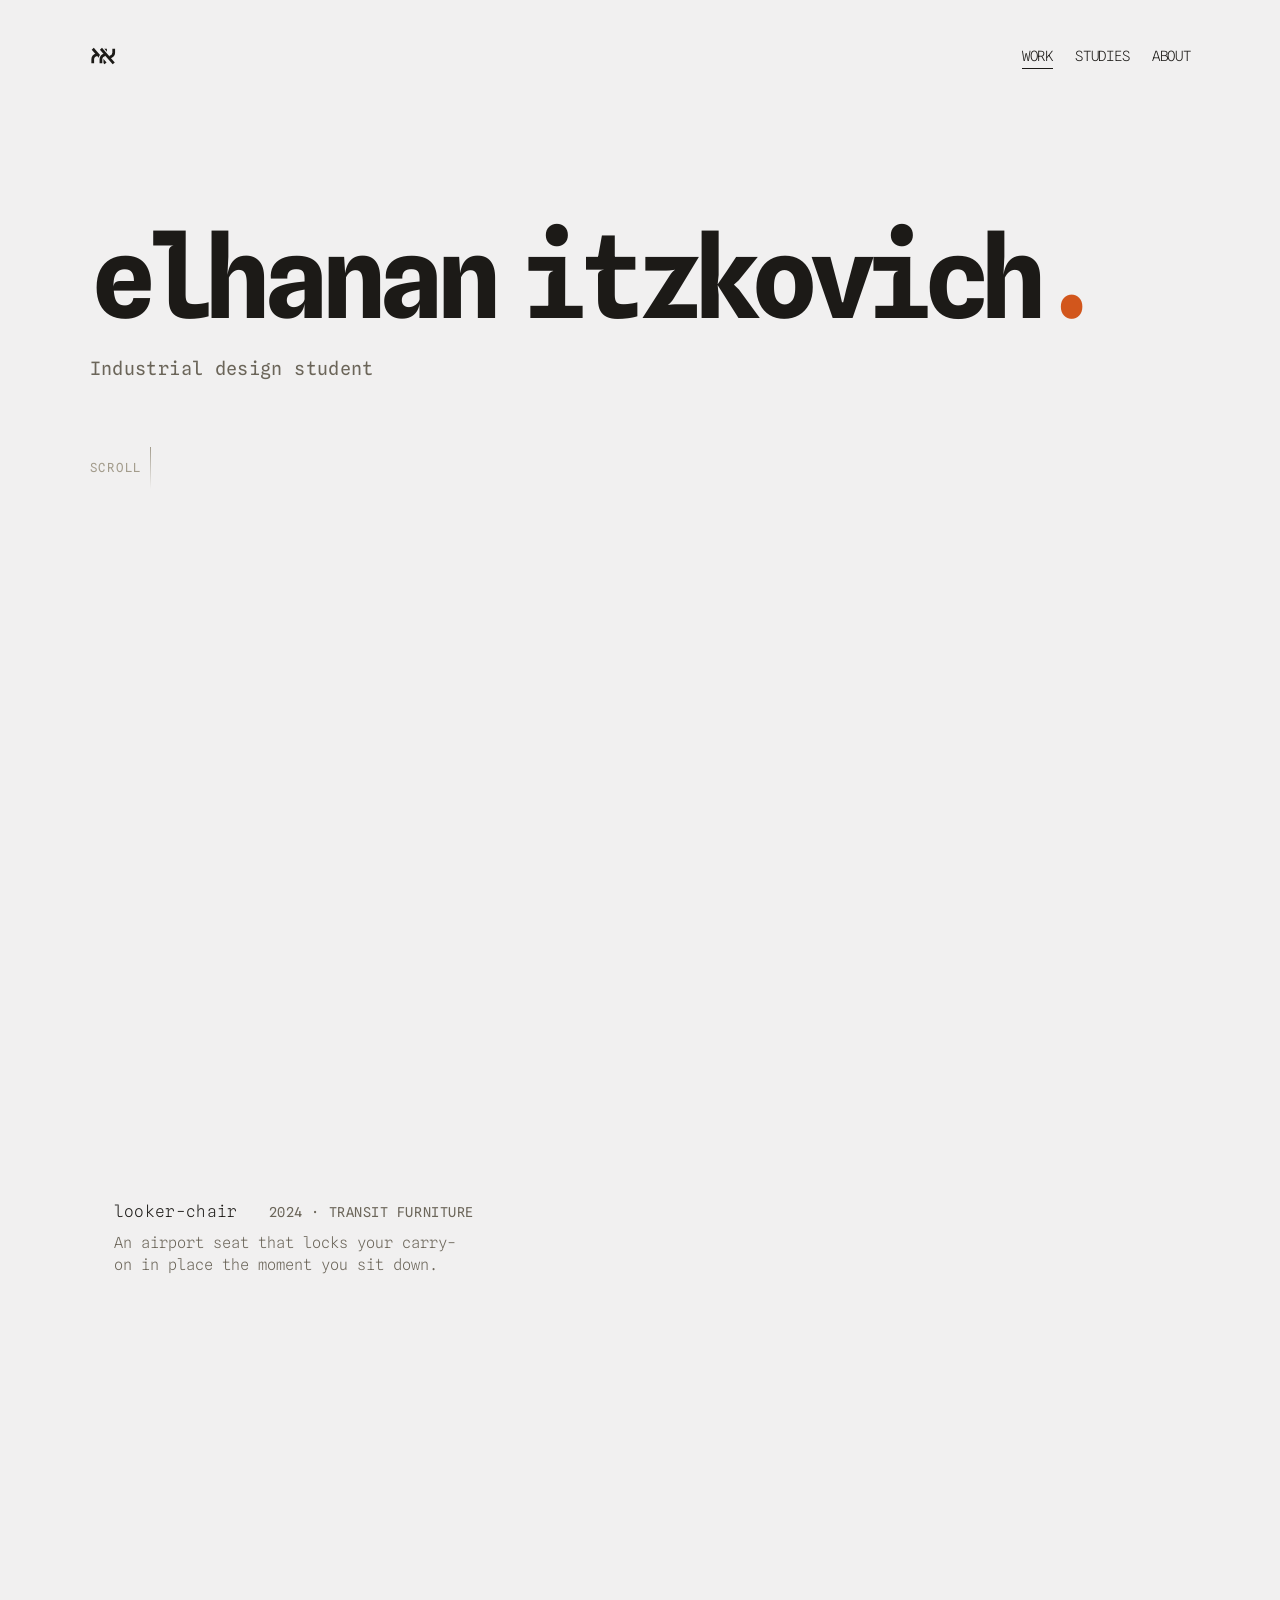
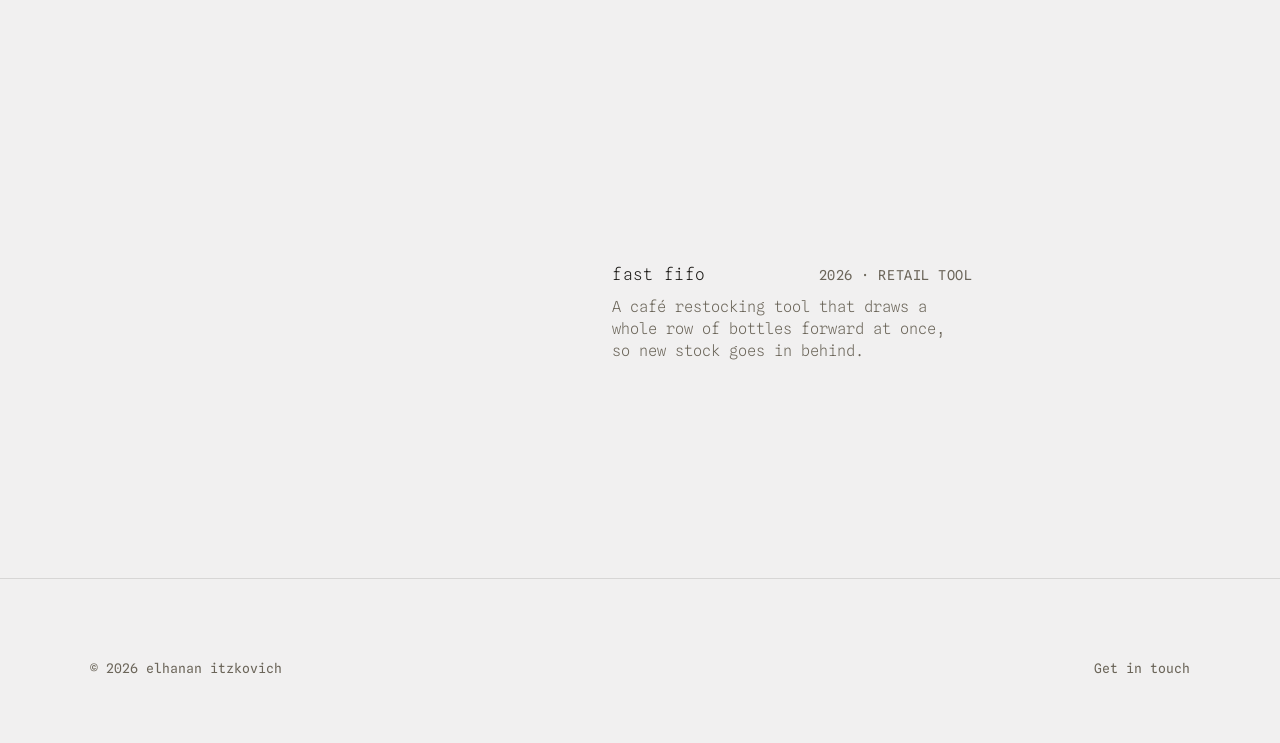
<file: index.html>
<!doctype html>
<html lang="en">
<head>
  <meta charset="utf-8" />
  <meta name="viewport" content="width=device-width, initial-scale=1" />
  <title>elhanan itzkovich — Industrial design</title>
  <meta name="description" content="Portfolio of elhanan itzkovich, industrial design student." />
  <link rel="stylesheet" href="style.css" />
</head>
<body data-page="home">

  <nav class="site-nav" aria-label="Primary">
    <a class="menu-logo" href="index.html" aria-label="elhanan itzkovich — home">
      <svg viewBox="10 6 114 86" aria-hidden="true" focusable="false">
        <g fill="none" stroke="var(--fg)" stroke-width="12">
          <path d="M22 18 L78 82"/>
          <path d="M78 18 L78 36 Q78 50 60 56"/>
          <path d="M22 82 L22 64 Q22 50 40 44"/>
        </g>
        <g fill="none" stroke="var(--bg)" stroke-width="22" transform="translate(36,0)">
          <path d="M22 18 L78 82"/>
          <path d="M78 18 L78 36 Q78 50 60 56"/>
          <path d="M22 82 L22 64 Q22 50 40 44"/>
        </g>
        <g fill="none" stroke="var(--fg)" stroke-width="12" transform="translate(36,0)">
          <path d="M22 18 L78 82"/>
          <path d="M78 18 L78 36 Q78 50 60 56"/>
          <path d="M22 82 L22 64 Q22 50 40 44"/>
        </g>
      </svg>
    </a>
    <div class="nav-controls">
      <!-- The ground the open menu reads against on a narrow screen,
           where a work's photo and its text run the full width and pass
           right under the words. It grows out of the dot, centred on the
           middle of the menu's own text, and runs off the corner. -->
      <span class="menu-disc" aria-hidden="true"></span>
      <div class="menu-row">
        <a href="index.html#work" data-nav="work">Work</a>
        <a href="studies.html" data-nav="studies">Studies</a>
        <a href="about.html" data-nav="about">About</a>
      </div>
      <button class="dot" aria-label="Open menu" type="button"></button>
    </div>
  </nav>

  <header class="hero">
    <h1 class="name">elhanan itzkovich.</h1>
    <p class="tagline">Industrial design student</p>
    <div class="scroll-cue">Scroll</div>
  </header>

  <main class="works-feed" id="work"></main>

  <footer class="site-footer">
    <span>&copy; <span id="year"></span> elhanan itzkovich</span>
    <a href="about.html#contact">Get in touch</a>
  </footer>

  <script src="data/works.js"></script>
  <script src="shared.js"></script>
  <script>document.getElementById("year").textContent = new Date().getFullYear();</script>
</body>
</html>
</file>
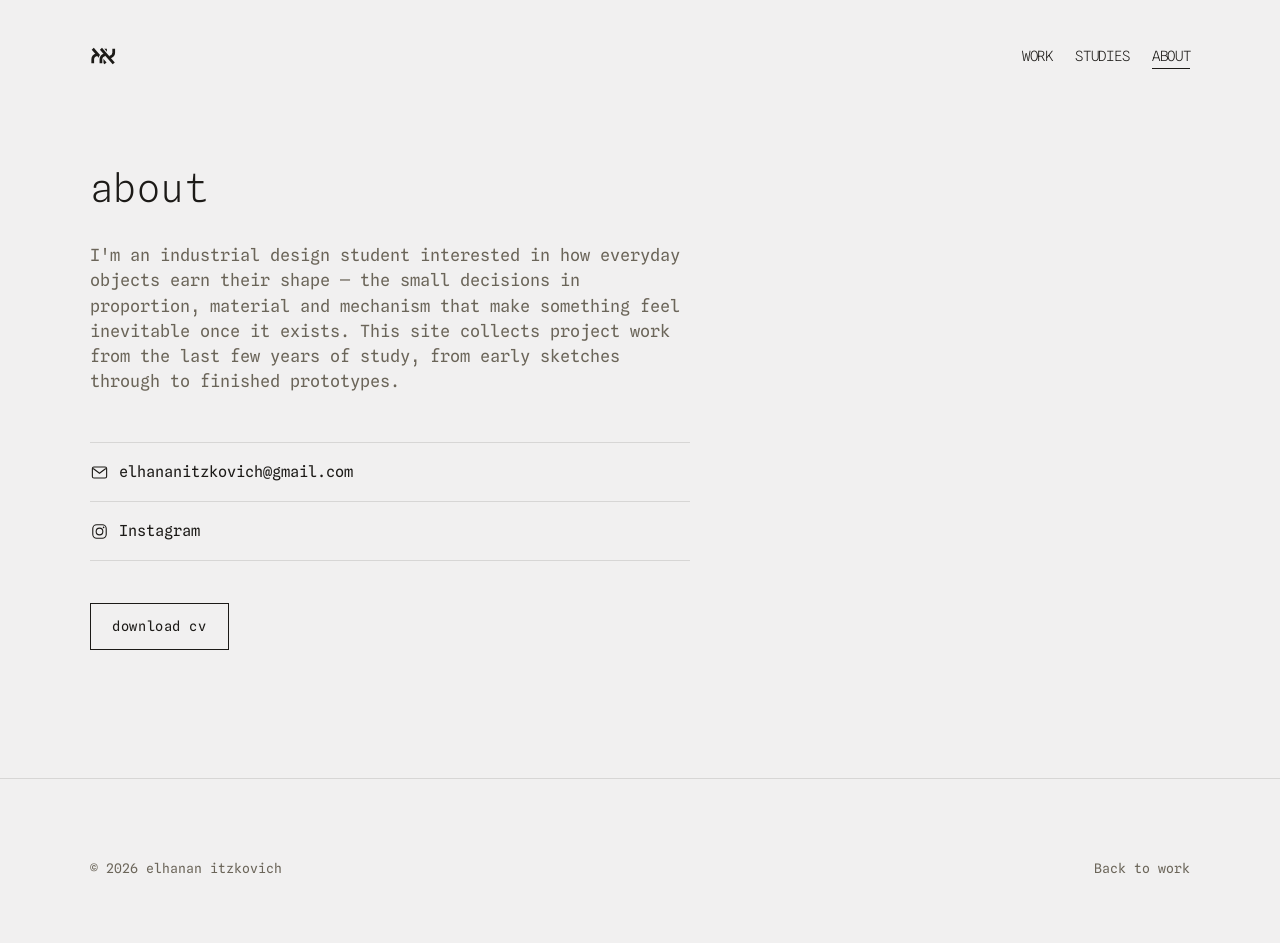
<file: about.html>
<!doctype html>
<html lang="en">
<head>
  <meta charset="utf-8" />
  <meta name="viewport" content="width=device-width, initial-scale=1" />
  <title>About — elhanan itzkovich</title>
  <link rel="stylesheet" href="style.css" />
</head>
<body data-page="about">

  <nav class="site-nav" aria-label="Primary">
    <a class="menu-logo" href="index.html" aria-label="elhanan itzkovich — home">
      <svg viewBox="10 6 114 86" aria-hidden="true" focusable="false">
        <g fill="none" stroke="var(--fg)" stroke-width="12">
          <path d="M22 18 L78 82"/>
          <path d="M78 18 L78 36 Q78 50 60 56"/>
          <path d="M22 82 L22 64 Q22 50 40 44"/>
        </g>
        <g fill="none" stroke="var(--bg)" stroke-width="22" transform="translate(36,0)">
          <path d="M22 18 L78 82"/>
          <path d="M78 18 L78 36 Q78 50 60 56"/>
          <path d="M22 82 L22 64 Q22 50 40 44"/>
        </g>
        <g fill="none" stroke="var(--fg)" stroke-width="12" transform="translate(36,0)">
          <path d="M22 18 L78 82"/>
          <path d="M78 18 L78 36 Q78 50 60 56"/>
          <path d="M22 82 L22 64 Q22 50 40 44"/>
        </g>
      </svg>
    </a>
    <div class="nav-controls">
      <!-- The ground the open menu reads against on a narrow screen,
           where a work's photo and its text run the full width and pass
           right under the words. It grows out of the dot, centred on the
           middle of the menu's own text, and runs off the corner. -->
      <span class="menu-disc" aria-hidden="true"></span>
      <div class="menu-row">
        <a href="index.html#work" data-nav="work">Work</a>
        <a href="studies.html" data-nav="studies">Studies</a>
        <a href="about.html" data-nav="about">About</a>
      </div>
      <button class="dot" aria-label="Open menu" type="button"></button>
    </div>
  </nav>

  <main class="about-main" id="contact">
    <h1>About</h1>
    <p class="bio" id="about-bio"></p>

    <div class="about-links">
      <a id="link-email" class="absorb-link" href="#">
        <span class="link-main">
          <svg class="link-icon" viewBox="0 0 24 24" fill="none" stroke="currentColor" stroke-width="1.4" aria-hidden="true">
            <rect x="3" y="5" width="18" height="14" rx="2"/>
            <path d="M4 7l8 6 8-6"/>
          </svg>
          <span class="link-label">Email</span>
        </span>
        <span class="arrow">&rarr;</span>
      </a>
      <a id="link-instagram" class="absorb-link" href="#" target="_blank" rel="noopener">
        <span class="link-main">
          <svg class="link-icon" viewBox="0 0 24 24" fill="none" stroke="currentColor" stroke-width="1.4" aria-hidden="true">
            <rect x="3.5" y="3.5" width="17" height="17" rx="5"/>
            <circle cx="12" cy="12" r="4.2"/>
            <circle cx="17.2" cy="6.8" r="1" fill="currentColor" stroke="none"/>
          </svg>
          <span class="link-label">Instagram</span>
        </span>
        <span class="arrow">&rarr;</span>
      </a>
    </div>

    <a class="cv-button" id="cv-button" href="#" download>
      Download CV
    </a>
  </main>

  <footer class="site-footer">
    <span>&copy; <span id="year"></span> elhanan itzkovich</span>
    <a href="index.html#work">Back to work</a>
  </footer>

  <script src="data/works.js"></script>
  <script src="shared.js"></script>
  <script>document.getElementById("year").textContent = new Date().getFullYear();</script>
</body>
</html>
</file>
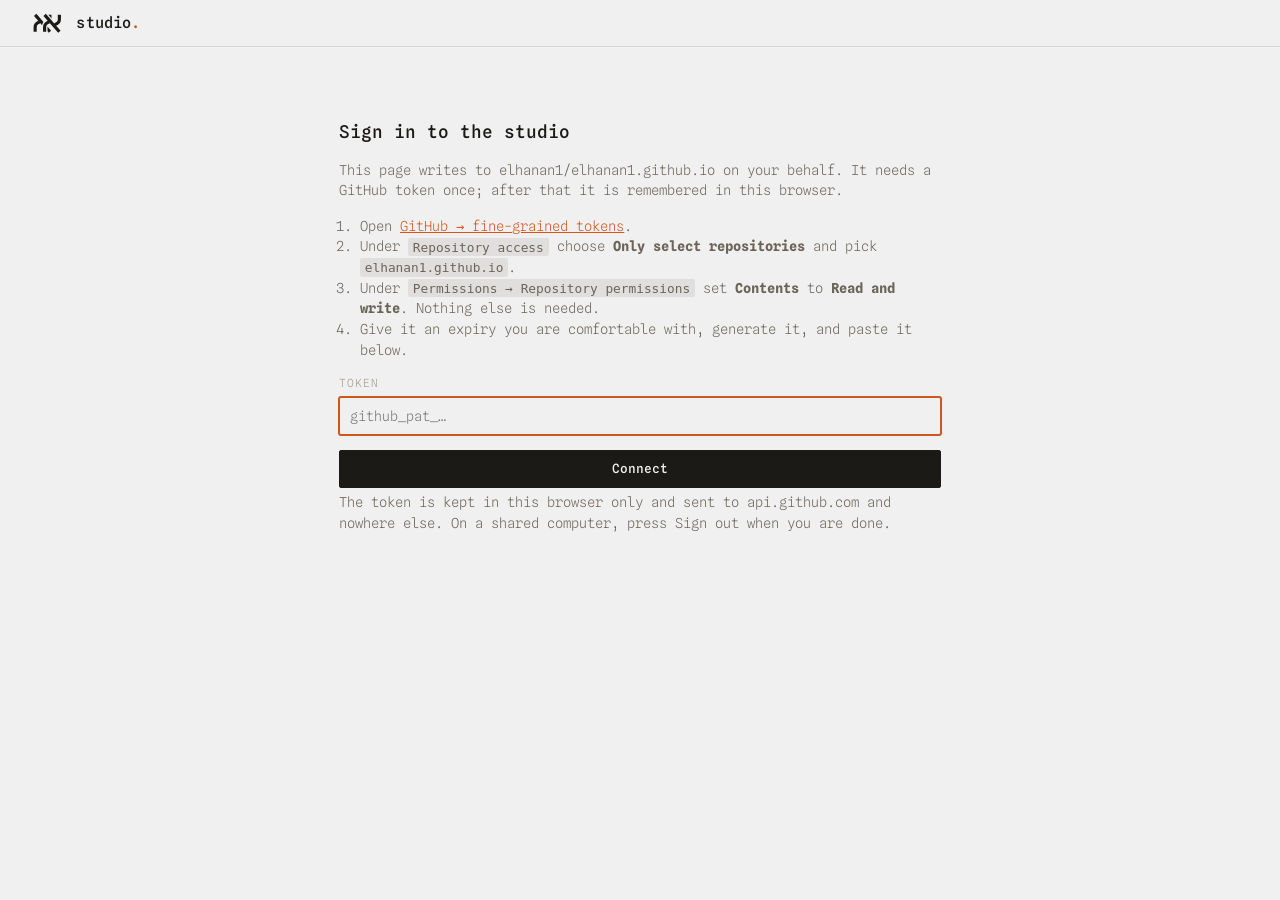
<file: admin.html>
<!doctype html>
<html lang="en">
<head>
<meta charset="utf-8" />
<meta name="viewport" content="width=device-width, initial-scale=1" />
<meta name="robots" content="noindex, nofollow" />
<title>Studio — elhanan itzkovich</title>
<!--
  The studio: the page the site is written from.

  It reads data/works.js straight out of the repository, gives every
  field of it a form, resizes photos in the browser exactly as
  scripts/generate-images.py does, and commits the result back in one
  commit. GitHub Pages rebuilds from that commit, so pressing Publish
  is the whole of putting something on the site.

  Nothing here runs on a server. The GitHub token you paste stays in
  this browser's localStorage and is sent only to api.github.com, so
  the page being public costs nothing: without a token it can do
  nothing but sit there.

  See docs/CONTENT.md for the shape of the content and how images are
  named.
-->
<link rel="preconnect" href="https://fonts.googleapis.com" />
<style>
@import url('https://fonts.googleapis.com/css2?family=Spline+Sans+Mono:wght@300..700&display=swap');

:root {
  --bg: #f1f0f0;
  --fg: #1c1a17;
  --fg-soft: #6b6559;
  --fg-faint: #a39c8c;
  --border: rgba(28, 26, 23, 0.12);
  --surface: rgba(28, 26, 23, 0.045);
  --surface-strong: rgba(28, 26, 23, 0.08);
  --accent: #d2561c;
  --warn: #9a3412;
  --font: 'Spline Sans Mono', ui-monospace, 'SF Mono', Menlo, monospace;
  --ease: cubic-bezier(.22, 1, .36, 1);
  color-scheme: light;
}
@media (prefers-color-scheme: dark) {
  :root {
    --bg: #15130f;
    --fg: #ece7dc;
    --fg-soft: #a9a193;
    --fg-faint: #716a5c;
    --border: rgba(236, 231, 220, 0.14);
    --surface: rgba(236, 231, 220, 0.05);
    --surface-strong: rgba(236, 231, 220, 0.09);
    --accent: #ff8042;
    --warn: #fca5a5;
    color-scheme: dark;
  }
}

* { box-sizing: border-box; }
html, body { margin: 0; }
body {
  font-family: var(--font);
  font-weight: 300;
  background: var(--bg);
  color: var(--fg);
  font-size: 15px;
  line-height: 1.5;
  -webkit-text-size-adjust: 100%;
}
a { color: var(--accent); }

/* ---- the bar across the top ---- */
.bar {
  position: sticky;
  top: 0;
  z-index: 40;
  display: flex;
  align-items: center;
  gap: .9rem;
  flex-wrap: wrap;
  padding: .7rem clamp(.9rem, 3vw, 2rem);
  background: var(--bg);
  border-bottom: 1px solid var(--border);
}
.bar .mark { width: 30px; height: 24px; flex: none; }
.bar h1 {
  font-size: .95rem;
  font-weight: 500;
  margin: 0;
  letter-spacing: .01em;
}
.bar h1 .dot { color: var(--accent); }
.bar .spacer { flex: 1 1 auto; }
.state {
  font-size: .76rem;
  color: var(--fg-soft);
  white-space: nowrap;
  overflow: hidden;
  text-overflow: ellipsis;
  max-width: 44vw;
}
.state.busy { color: var(--accent); }
.state.bad { color: var(--warn); }

/* ---- buttons and fields ---- */
button {
  font: inherit;
  font-size: .8rem;
  color: var(--fg);
  background: var(--surface);
  border: 1px solid var(--border);
  border-radius: 2px;
  padding: .5rem .8rem;
  min-height: 38px;
  cursor: pointer;
  transition: background var(--ease) .2s, color var(--ease) .2s;
}
button:hover { background: var(--surface-strong); }
button:disabled { opacity: .4; cursor: default; }
button.primary {
  background: var(--fg);
  color: var(--bg);
  border-color: var(--fg);
  font-weight: 500;
}
button.primary:hover { background: var(--accent); border-color: var(--accent); color: #fff; }
button.tiny { padding: .3rem .5rem; min-height: 32px; font-size: .72rem; }
button.danger:hover { color: #fff; background: var(--warn); border-color: var(--warn); }
button.on { background: var(--fg); color: var(--bg); border-color: var(--fg); }

input[type=text], input[type=number], input[type=password], textarea, select {
  font: inherit;
  font-size: .85rem;
  width: 100%;
  color: var(--fg);
  background: transparent;
  border: 1px solid var(--border);
  border-radius: 2px;
  padding: .5rem .6rem;
  min-height: 38px;
}
textarea { line-height: 1.55; resize: vertical; }
input:focus, textarea:focus, select:focus { outline: 2px solid var(--accent); outline-offset: -1px; }
label.field { display: block; margin: 0 0 .9rem; }
label.field > span {
  display: block;
  font-size: .7rem;
  letter-spacing: .09em;
  text-transform: uppercase;
  color: var(--fg-faint);
  margin-bottom: .3rem;
}
label.field > em {
  display: block;
  font-style: normal;
  font-size: .72rem;
  color: var(--fg-faint);
  margin-top: .25rem;
}
.row { display: flex; gap: .8rem; flex-wrap: wrap; }
.row > * { flex: 1 1 10rem; }
.check {
  display: flex;
  align-items: center;
  gap: .5rem;
  font-size: .82rem;
  cursor: pointer;
  min-height: 38px;
}
.check input { width: 18px; height: 18px; accent-color: var(--accent); }

/* ---- tabs ---- */
.tabs {
  display: flex;
  gap: .3rem;
  padding: .5rem clamp(.9rem, 3vw, 2rem) 0;
  overflow-x: auto;
  border-bottom: 1px solid var(--border);
}
.tabs button {
  border: 0;
  border-bottom: 2px solid transparent;
  background: transparent;
  border-radius: 0;
  color: var(--fg-soft);
}
.tabs button.on { color: var(--fg); background: transparent; border-bottom-color: var(--accent); }

/* ---- layout ---- */
main { padding: clamp(1rem, 3vw, 2rem); max-width: 1400px; }
.panes { display: grid; grid-template-columns: minmax(16rem, 22rem) 1fr; gap: clamp(1rem, 3vw, 2.4rem); align-items: start; }
@media (max-width: 860px) { .panes { grid-template-columns: 1fr; } }
h2.section {
  font-size: .72rem;
  letter-spacing: .12em;
  text-transform: uppercase;
  color: var(--fg-faint);
  font-weight: 500;
  margin: 0 0 .8rem;
}
.card {
  border: 1px solid var(--border);
  border-radius: 3px;
  padding: 1rem;
  margin-bottom: 1rem;
  background: var(--surface);
}
.card.plain { background: transparent; }

/* ---- the list of works ---- */
.list { display: flex; flex-direction: column; gap: .5rem; }
.item {
  display: flex;
  align-items: center;
  gap: .7rem;
  padding: .5rem;
  border: 1px solid var(--border);
  border-radius: 3px;
  background: var(--bg);
  text-align: left;
  width: 100%;
  min-height: 60px;
}
.item.sel { border-color: var(--accent); box-shadow: inset 0 0 0 1px var(--accent); }
.item .thumb {
  width: 42px; height: 42px; flex: none;
  object-fit: cover;
  background: var(--surface-strong);
  border-radius: 2px;
}
.item .who { flex: 1 1 auto; min-width: 0; }
.item .who b { display: block; font-weight: 500; font-size: .85rem; overflow: hidden; text-overflow: ellipsis; white-space: nowrap; }
.item .who small { color: var(--fg-faint); font-size: .72rem; }
.item .moves { display: flex; flex-direction: column; gap: 2px; flex: none; }
.item .moves button { padding: 0; width: 26px; min-height: 20px; height: 20px; font-size: .62rem; line-height: 1; }
.badge {
  display: inline-block;
  font-size: .62rem;
  letter-spacing: .08em;
  text-transform: uppercase;
  padding: .1rem .35rem;
  border: 1px solid var(--accent);
  color: var(--accent);
  border-radius: 2px;
  margin-left: .4rem;
  vertical-align: .08em;
}

/* ---- images ---- */
.shots { display: flex; flex-direction: column; gap: .7rem; }
.shot {
  display: flex;
  gap: .8rem;
  align-items: flex-start;
  padding: .6rem;
  border: 1px solid var(--border);
  border-radius: 3px;
}
.shot img { width: 86px; height: 86px; object-fit: cover; background: var(--surface-strong); flex: none; border-radius: 2px; }
.shot .meta { flex: 1 1 auto; min-width: 0; display: flex; flex-direction: column; gap: .45rem; }
.shot .meta small { color: var(--fg-faint); font-size: .68rem; word-break: break-all; }
.shot .acts { display: flex; gap: .3rem; flex-wrap: wrap; }
.drop {
  border: 1px dashed var(--border);
  border-radius: 3px;
  padding: 1.1rem;
  text-align: center;
  color: var(--fg-soft);
  font-size: .8rem;
  cursor: pointer;
}
.drop.over { border-color: var(--accent); color: var(--accent); }

/* ---- the token gate ---- */
.gate { max-width: 40rem; margin: clamp(2rem, 8vh, 5rem) auto; padding: 0 1.2rem; }
.gate h2 { font-size: 1.1rem; font-weight: 500; margin: 0 0 .6rem; }
.gate p, .gate li { color: var(--fg-soft); font-size: .86rem; }
.gate ol { padding-left: 1.3rem; }
.gate code { background: var(--surface-strong); padding: .1rem .3rem; border-radius: 2px; font-size: .8rem; }

/* ---- preview overlay ---- */
.overlay {
  position: fixed;
  inset: 0;
  z-index: 60;
  background: var(--bg);
  display: flex;
  flex-direction: column;
}
.overlay header { display: flex; gap: .6rem; align-items: center; padding: .6rem 1rem; border-bottom: 1px solid var(--border); flex-wrap: wrap; }
.overlay .frame { flex: 1 1 auto; display: flex; justify-content: center; overflow: auto; background: var(--surface); }
.overlay iframe { border: 0; background: var(--bg); width: 100%; height: 100%; }
.overlay.phone iframe { width: 414px; max-width: 100%; }

.note { font-size: .74rem; color: var(--fg-faint); margin: .3rem 0 0; }
.hide { display: none !important; }
.changes { font-size: .78rem; color: var(--fg-soft); }
.changes li { word-break: break-all; }
.empty { color: var(--fg-faint); font-size: .82rem; padding: .6rem 0; }
</style>
</head>
<body>

<div class="bar">
  <svg class="mark" viewBox="10 6 114 86" aria-hidden="true">
    <g fill="none" stroke="currentColor" stroke-width="12">
      <path d="M22 18 L78 82"/><path d="M78 18 L78 36 Q78 50 60 56"/><path d="M22 82 L22 64 Q22 50 40 44"/>
    </g>
    <g fill="none" stroke="var(--bg)" stroke-width="22" transform="translate(36,0)">
      <path d="M22 18 L78 82"/><path d="M78 18 L78 36 Q78 50 60 56"/><path d="M22 82 L22 64 Q22 50 40 44"/>
    </g>
    <g fill="none" stroke="currentColor" stroke-width="12" transform="translate(36,0)">
      <path d="M22 18 L78 82"/><path d="M78 18 L78 36 Q78 50 60 56"/><path d="M22 82 L22 64 Q22 50 40 44"/>
    </g>
  </svg>
  <h1>studio<span class="dot">.</span></h1>
  <div class="spacer"></div>
  <span class="state" id="state"></span>
  <button id="previewBtn" class="hide">Preview</button>
  <button id="publishBtn" class="primary hide">Publish</button>
  <button id="signOut" class="tiny hide">Sign out</button>
</div>

<div class="tabs hide" id="tabs">
  <button data-tab="works" class="on">Projects</button>
  <button data-tab="studies">Studies</button>
  <button data-tab="about">About</button>
  <button data-tab="publish">Publish</button>
</div>

<div class="gate" id="gate"></div>
<main id="app" class="hide"></main>

<div id="overlay"></div>

<script>
/* =====================================================================
   The studio's one script. Four parts, in order:
     1. the repository: token, reading data/works.js, writing a commit
     2. the content in hand: state, dirtiness, local autosave
     3. photos: the same two sizes scripts/generate-images.py makes
     4. the forms, and the preview that shows the real pages
   =================================================================== */
(function () {
"use strict";

/* --- 1. the repository ------------------------------------------- */

var OWNER = "elhanan1";
var REPO = "elhanan1.github.io";
var BRANCH = "main";
var CONTENT_PATH = "data/works.js";
var TOKEN_KEY = "studio-token";
var DRAFT_KEY = "studio-draft";
var PREVIEW_KEY = "studio-preview";

var token = "";
try { token = localStorage.getItem(TOKEN_KEY) || ""; } catch (e) { token = ""; }

function api(path, options) {
  options = options || {};
  var headers = {
    "Accept": "application/vnd.github+json",
    "X-GitHub-Api-Version": "2022-11-28"
  };
  if (token) headers.Authorization = "Bearer " + token;
  if (options.body) headers["Content-Type"] = "application/json";
  return fetch("https://api.github.com" + path, {
    method: options.method || "GET",
    headers: headers,
    body: options.body ? JSON.stringify(options.body) : undefined
  }).then(function (res) {
    if (res.status === 204) return null;
    return res.json().catch(function () { return null; }).then(function (data) {
      if (!res.ok) {
        var msg = (data && data.message) || ("GitHub said " + res.status);
        if (res.status === 401) msg = "The token was refused. It may have expired — paste a new one.";
        if (res.status === 403) msg = "The token is missing permission for this repository (it needs Contents: read and write).";
        if (res.status === 409) msg = "Someone else committed in the meantime. Reload, then publish again.";
        var err = new Error(msg);
        err.status = res.status;
        throw err;
      }
      return data;
    });
  });
}

/* Text in and out of base64, with characters above ASCII intact: the
   About copy and the works' text are full of em dashes and accents. */
function toBase64(text) {
  var bytes = new TextEncoder().encode(text);
  var out = "";
  for (var i = 0; i < bytes.length; i += 0x8000) {
    out += String.fromCharCode.apply(null, bytes.subarray(i, i + 0x8000));
  }
  return btoa(out);
}
function fromBase64(b64) {
  var raw = atob(b64.replace(/\s/g, ""));
  var bytes = new Uint8Array(raw.length);
  for (var i = 0; i < raw.length; i++) bytes[i] = raw.charCodeAt(i);
  return new TextDecoder().decode(bytes);
}

/* data/works.js is ordinary JavaScript that hands window.SITE_DATA its
   value, so it is read by running it with a window of our own. That
   keeps hand edits working: whatever shape the file is in, what comes
   out is the data the site itself would see. */
function parseContent(source) {
  var sandbox = { location: { search: "" }, sessionStorage: null };
  new Function("window", source + "\n;return window;")(sandbox);
  var data = sandbox.SITE_DATA;
  if (!data || typeof data !== "object") throw new Error("data/works.js did not set window.SITE_DATA.");
  if (!Array.isArray(data.works)) data.works = [];
  if (!data.person) data.person = { name: "", tagline: "" };
  if (!data.about) data.about = {};
  if (!data.studies) data.studies = { intro: "", years: [] };
  if (!Array.isArray(data.studies.years)) data.studies.years = [];
  return data;
}

/* The file the studio writes back. The wrapper is what lets the
   preview work; see the comment it carries. */
function serialiseContent(data) {
  var body = JSON.stringify(data, null, 2).split("\n").map(function (line, i) {
    return i === 0 ? line : "  " + line;
  }).join("\n");
  return [
    "/**",
    " * The whole of the site's content: the name and tagline, the About copy,",
    " * every project, and the degree year by year.",
    " *",
    " * This file is written by the studio page (admin.html) — open it, edit,",
    " * press Publish, and it is committed back here. It can still be edited",
    " * by hand: it is ordinary JavaScript, and the studio reads whatever is",
    " * in it. See docs/CONTENT.md for what every field means and how the",
    " * images are named.",
    " *",
    " * The small wrapper below is what lets the studio's preview show the",
    " * real pages with unpublished edits in them: with ?preview=1 in the URL",
    " * the pages read the draft the studio left in sessionStorage instead of",
    " * the published data. Nothing else about the site depends on it.",
    " */",
    "window.SITE_DATA = (function () {",
    "  var published = " + body + ";",
    "",
    "  try {",
    "    if (window.location.search.indexOf(\"preview=1\") > -1) {",
    "      var draft = window.sessionStorage.getItem(\"studio-preview\");",
    "      if (draft) return JSON.parse(draft);",
    "    }",
    "  } catch (e) { /* no preview available; fall through to the real data */ }",
    "",
    "  return published;",
    "})();",
    ""
  ].join("\n");
}

/* --- 2. the content in hand -------------------------------------- */

var state = {
  data: null,         // the content being edited
  baseSha: null,      // the commit the edits started from
  files: {},          // path -> { base64: string }  waiting to be committed
  previews: {},       // path -> data: URL, so the preview can show them
  dirty: false,
  tab: "works",
  sel: null           // what the editor is pointed at
};

function clone(value) { return JSON.parse(JSON.stringify(value)); }

function touched() {
  state.dirty = true;
  saveDraft();
  renderBar();
}

/* The edits survive a closed tab. Only the text goes to localStorage —
   photos waiting to be published are far too big for it, so a reload
   keeps the words and asks for the photos again. */
function saveDraft() {
  try {
    localStorage.setItem(DRAFT_KEY, JSON.stringify({
      at: Date.now(),
      baseSha: state.baseSha,
      data: state.data,
      pending: Object.keys(state.files)
    }));
  } catch (e) { /* out of room; the copy on GitHub is still the truth */ }
}
function clearDraft() {
  try { localStorage.removeItem(DRAFT_KEY); } catch (e) {}
}
function readDraft() {
  try {
    var raw = localStorage.getItem(DRAFT_KEY);
    return raw ? JSON.parse(raw) : null;
  } catch (e) { return null; }
}

window.addEventListener("beforeunload", function (e) {
  if (!state.dirty) return;
  e.preventDefault();
  e.returnValue = "";
});

/* --- 3. photos ---------------------------------------------------- */

var MEDIUM_WIDTH = 600;
var FULL_WIDTH = 1600;
var MEDIUM_QUALITY = 0.78;
var FULL_QUALITY = 0.85;

function slug(text) {
  return String(text || "")
    .toLowerCase()
    .replace(/['"]/g, "")
    .replace(/[^a-z0-9]+/g, "-")
    .replace(/^-+|-+$/g, "")
    .slice(0, 48);
}

function drawTo(bitmap, width) {
  var w = Math.min(width, bitmap.width);
  var h = Math.max(1, Math.round(bitmap.height * (w / bitmap.width)));
  var canvas = document.createElement("canvas");
  canvas.width = w;
  canvas.height = h;
  canvas.getContext("2d").drawImage(bitmap, 0, 0, w, h);
  return canvas;
}

function canvasToBase64(canvas, type, quality) {
  return new Promise(function (resolve, reject) {
    canvas.toBlob(function (blob) {
      if (!blob) return reject(new Error("The browser could not encode " + type + "."));
      var reader = new FileReader();
      reader.onload = function () {
        var url = String(reader.result);
        resolve({ base64: url.slice(url.indexOf(",") + 1), url: url, bytes: blob.size });
      };
      reader.onerror = function () { reject(new Error("Could not read the encoded image.")); };
      reader.readAsDataURL(blob);
    }, type, quality);
  });
}

function fileToBase64(file) {
  return new Promise(function (resolve, reject) {
    var reader = new FileReader();
    reader.onload = function () {
      var url = String(reader.result);
      resolve({ base64: url.slice(url.indexOf(",") + 1), url: url, bytes: file.size });
    };
    reader.onerror = function () { reject(new Error("Could not read " + file.name)); };
    reader.readAsDataURL(file);
  });
}

function hasAlpha(canvas) {
  var px = canvas.getContext("2d").getImageData(0, 0, canvas.width, canvas.height).data;
  for (var i = 3; i < px.length; i += 4) if (px[i] < 250) return true;
  return false;
}

/* One photo in, the site's two sizes out, named as the Python script
   names them: <name>-medium.webp at 600px for the cards, and
   <name>-full.jpg at 1600px for the project page — .webp instead when
   the photo is a cut-out, which has transparency a JPEG cannot hold.
   The original goes to assets/originals/, so the folder stays the
   record of what the site was built from. A GIF is left exactly as it
   is: it is animated, and re-encoding it would flatten it.
   Returns the piece of content a work's `images` field wants. */
function processPhoto(file, name) {
  var ext = (file.name.match(/\.[a-z0-9]+$/i) || [".jpg"])[0].toLowerCase();

  if (file.type === "image/gif") {
    return Promise.all([
      createImageBitmap(file),
      fileToBase64(file)
    ]).then(function (both) {
      var bitmap = both[0], read = both[1];
      var path = "assets/img/" + name + ".gif";
      stage(path, read);
      return { medium: path, full: path, w: bitmap.width, h: bitmap.height };
    });
  }

  return createImageBitmap(file, { imageOrientation: "from-image" }).then(function (bitmap) {
    var mediumCanvas = drawTo(bitmap, MEDIUM_WIDTH);
    var fullCanvas = drawTo(bitmap, FULL_WIDTH);
    var cutOut = /\.(png|webp)$/.test(ext) && hasAlpha(mediumCanvas);
    return Promise.all([
      canvasToBase64(mediumCanvas, "image/webp", MEDIUM_QUALITY),
      canvasToBase64(fullCanvas, cutOut ? "image/webp" : "image/jpeg", FULL_QUALITY),
      fileToBase64(file)
    ]).then(function (out) {
      var medium = out[0], full = out[1], original = out[2];
      var mediumPath = "assets/img/" + name + "-medium.webp";
      var fullPath = "assets/img/" + name + "-full." + (cutOut ? "webp" : "jpg");
      stage(mediumPath, medium);
      stage(fullPath, full);
      stage("assets/originals/" + name + ext, original);
      return {
        medium: mediumPath,
        full: fullPath,
        w: mediumCanvas.width,
        h: mediumCanvas.height
      };
    });
  });
}

function stage(path, read) {
  state.files[path] = { base64: read.base64, bytes: read.bytes };
  state.previews[path] = read.url;
}

/* What to show for an image that may not be published yet. */
function shownSrc(path) {
  if (!path) return "";
  if (state.previews[path]) return state.previews[path];
  return path + "?v=" + encodeURIComponent(state.baseSha || "");
}

/* --- 4. the forms ------------------------------------------------- */

var gate = document.getElementById("gate");
var app = document.getElementById("app");
var tabsEl = document.getElementById("tabs");
var stateEl = document.getElementById("state");
var overlay = document.getElementById("overlay");

function h(tag, props, kids) {
  var el = document.createElement(tag);
  props = props || {};
  Object.keys(props).forEach(function (key) {
    var value = props[key];
    if (key === "class") el.className = value;
    else if (key === "text") el.textContent = value;
    else if (key === "html") el.innerHTML = value;
    else if (key.slice(0, 2) === "on") el.addEventListener(key.slice(2), value);
    else if (value === true) el.setAttribute(key, "");
    else if (value !== false && value != null) el.setAttribute(key, value);
  });
  (kids || []).forEach(function (kid) {
    if (kid) el.appendChild(typeof kid === "string" ? document.createTextNode(kid) : kid);
  });
  return el;
}

function say(text, kind) {
  stateEl.textContent = text || "";
  stateEl.className = "state" + (kind ? " " + kind : "");
}

/* A labelled field over one key of one object. */
function field(label, target, key, opts) {
  opts = opts || {};
  var input;
  if (opts.rows) {
    input = h("textarea", { rows: opts.rows, placeholder: opts.placeholder || "" });
    input.value = target[key] == null ? "" : String(target[key]);
  } else if (opts.options) {
    input = h("select", {});
    opts.options.forEach(function (option) {
      var o = h("option", { value: option[0], text: option[1] });
      if (String(target[key] || "") === String(option[0])) o.selected = true;
      input.appendChild(o);
    });
  } else {
    input = h("input", { type: opts.type || "text", placeholder: opts.placeholder || "" });
    input.value = target[key] == null ? "" : String(target[key]);
  }
  input.addEventListener("input", function () {
    var value = input.value;
    if (opts.type === "number") target[key] = value === "" ? "" : Number(value);
    else target[key] = value;
    if (opts.onChange) opts.onChange(value);
    touched();
  });
  if (opts.options) input.addEventListener("change", function () { touched(); });
  return h("label", { class: "field" }, [
    h("span", { text: label }),
    input,
    opts.hint ? h("em", { text: opts.hint }) : null
  ]);
}

function checkbox(label, target, key, onChange) {
  var input = h("input", { type: "checkbox" });
  input.checked = !!target[key];
  input.addEventListener("change", function () {
    if (input.checked) target[key] = true; else delete target[key];
    if (onChange) onChange();
    touched();
  });
  return h("label", { class: "check" }, [input, label]);
}

function confirmThen(question, run) {
  if (window.confirm(question)) run();
}

/* ---- the token gate ---- */

function renderGate(message) {
  var input = h("input", { type: "password", placeholder: "github_pat_…", autocomplete: "off" });
  var connect = h("button", { class: "primary", text: "Connect" });
  var problem = h("p", { class: "note", text: message || "" });
  if (message) problem.style.color = "var(--warn)";

  function tryToken() {
    var value = input.value.trim();
    if (!value) return;
    token = value;
    say("Checking the token…", "busy");
    connect.disabled = true;
    api("/repos/" + OWNER + "/" + REPO).then(function (repo) {
      if (!repo.permissions || !repo.permissions.push) {
        throw new Error("That token can read the repository but not write to it. It needs Contents: read and write.");
      }
      try { localStorage.setItem(TOKEN_KEY, token); } catch (e) {}
      BRANCH = repo.default_branch || BRANCH;
      start();
    }).catch(function (err) {
      token = "";
      connect.disabled = false;
      say("", "");
      renderGate(err.message);
    });
  }

  connect.addEventListener("click", tryToken);
  input.addEventListener("keydown", function (e) { if (e.key === "Enter") tryToken(); });

  gate.innerHTML = "";
  gate.classList.remove("hide");
  app.classList.add("hide");
  tabsEl.classList.add("hide");
  ["previewBtn", "publishBtn", "signOut"].forEach(function (id) {
    document.getElementById(id).classList.add("hide");
  });
  gate.appendChild(h("div", {}, [
    h("h2", { text: "Sign in to the studio" }),
    h("p", { text: "This page writes to " + OWNER + "/" + REPO + " on your behalf. It needs a GitHub token once; after that it is remembered in this browser." }),
    h("ol", {}, [
      h("li", { html: 'Open <a href="https://github.com/settings/personal-access-tokens/new" target="_blank" rel="noopener">GitHub → fine-grained tokens</a>.' }),
      h("li", { html: 'Under <code>Repository access</code> choose <b>Only select repositories</b> and pick <code>' + REPO + '</code>.' }),
      h("li", { html: 'Under <code>Permissions → Repository permissions</code> set <b>Contents</b> to <b>Read and write</b>. Nothing else is needed.' }),
      h("li", { text: "Give it an expiry you are comfortable with, generate it, and paste it below." })
    ]),
    h("label", { class: "field" }, [h("span", { text: "Token" }), input]),
    h("div", { class: "row" }, [connect]),
    problem,
    h("p", { class: "note", text: "The token is kept in this browser only and sent to api.github.com and nowhere else. On a shared computer, press Sign out when you are done." })
  ]));
  input.focus();
}

/* ---- loading ---- */

function start() {
  say("Loading the site's content…", "busy");
  api("/repos/" + OWNER + "/" + REPO + "/contents/" + CONTENT_PATH + "?ref=" + encodeURIComponent(BRANCH))
    .then(function (file) {
      var source = fromBase64(file.content);
      var data = parseContent(source);
      state.data = data;
      state.baseSha = file.sha;
      state.files = {};
      state.previews = {};
      state.dirty = false;

      var draft = readDraft();
      if (draft && draft.data && JSON.stringify(draft.data) !== JSON.stringify(data)) {
        var when = new Date(draft.at).toLocaleString();
        var keep = window.confirm(
          "There are unpublished edits in this browser from " + when + ".\n\n" +
          "OK: carry on with them.\nCancel: throw them away and start from what is published."
          + (draft.pending && draft.pending.length
              ? "\n\n(Photos are never kept in the browser — these will need uploading again: "
                + draft.pending.join(", ") + ")"
              : "")
        );
        if (keep) {
          state.data = draft.data;
          state.dirty = true;
        } else {
          clearDraft();
        }
      }

      gate.classList.add("hide");
      app.classList.remove("hide");
      tabsEl.classList.remove("hide");
      ["previewBtn", "publishBtn", "signOut"].forEach(function (id) {
        document.getElementById(id).classList.remove("hide");
      });
      say("");
      render();
    })
    .catch(function (err) {
      if (err.status === 401 || err.status === 403) {
        try { localStorage.removeItem(TOKEN_KEY); } catch (e) {}
        token = "";
        renderGate(err.message);
      } else {
        say(err.message, "bad");
      }
    });
}

function renderBar() {
  var count = Object.keys(state.files).length;
  var publish = document.getElementById("publishBtn");
  publish.textContent = state.dirty || count
    ? "Publish" + (count ? " (" + count + " file" + (count === 1 ? "" : "s") + ")" : "")
    : "Published";
  publish.disabled = !state.dirty && !count;
}

/* ---- the works list, over whichever array it is given ---- */

function coverSrc(work) {
  return shownSrc(work && work.images && work.images.medium);
}

function workRow(entry, list, index) {
  var isRef = typeof entry === "string" || (entry && entry.ref);
  var refId = typeof entry === "string" ? entry : (entry && entry.ref);
  var work = isRef ? findWork(refId) : entry;
  var selected = state.sel && state.sel.work === entry;

  var moves = h("div", { class: "moves" }, [
    h("button", {
      class: "tiny", text: "↑", title: "Move up", disabled: index === 0,
      onclick: function (e) { e.stopPropagation(); move(list, index, -1); }
    }),
    h("button", {
      class: "tiny", text: "↓", title: "Move down", disabled: index === list.length - 1,
      onclick: function (e) { e.stopPropagation(); move(list, index, 1); }
    })
  ]);

  var title = isRef
    ? ((work && work.title) || refId) + " →"
    : (entry.title || "Untitled");
  var under = isRef
    ? "shown here from Projects"
    : [entry.year || "—", entry.category || "no category"].join(" · ");

  var row = h("div", {
    class: "item" + (selected ? " sel" : ""),
    onclick: function () {
      if (isRef) return;
      state.sel = { work: entry, list: list };
      render();
    }
  }, [
    h("img", { class: "thumb", src: coverSrc(work), alt: "" }),
    h("div", { class: "who" }, [
      h("b", {}, [title, entry && entry.draft ? h("span", { class: "badge", text: "draft" }) : null]),
      h("small", { text: under })
    ]),
    moves,
    h("button", {
      class: "tiny danger", text: "✕", title: "Remove",
      onclick: function (e) {
        e.stopPropagation();
        var what = isRef
          ? "Take " + title.replace(" →", "") + " out of this course? The project itself stays."
          : "Delete “" + (entry.title || "Untitled") + "”? Its photos stay in the repository.";
        confirmThen(what, function () {
          list.splice(index, 1);
          if (state.sel && state.sel.work === entry) state.sel = null;
          touched();
          render();
        });
      }
    })
  ]);
  if (!isRef) rowsOnScreen.push({ work: entry, row: row });
  return row;
}

function move(list, index, by) {
  var to = index + by;
  if (to < 0 || to >= list.length) return;
  var held = list[index];
  list[index] = list[to];
  list[to] = held;
  touched();
  render();
}

/* The rows currently on screen, so one of them can be brought up to
   date on its own. Typing a title must not rebuild the page: that would
   take the caret out of the field after the first letter. */
var rowsOnScreen = [];

function refreshRow(work) {
  rowsOnScreen.forEach(function (held) {
    if (held.work !== work) return;
    var label = held.row.querySelector(".who b");
    if (!label) return;
    label.textContent = work.title || "Untitled";
    if (work.draft) label.appendChild(h("span", { class: "badge", text: "draft" }));
    var under = held.row.querySelector(".who small");
    if (under) under.textContent = [work.year || "—", work.category || "no category"].join(" · ");
  });
}

function workList(list) {
  if (!list.length) return h("p", { class: "empty", text: "Nothing here yet." });
  return h("div", { class: "list" }, list.map(function (entry, i) {
    return workRow(entry, list, i);
  }));
}

function findWork(id) {
  var found = null;
  (state.data.works || []).forEach(function (work) { if (work.id === id) found = work; });
  if (found) return found;
  eachCourse(function (course) {
    (course.works || []).forEach(function (entry) {
      if (entry && typeof entry === "object" && !entry.ref && entry.id === id) found = entry;
    });
  });
  return found;
}

function eachCourse(run) {
  (state.data.studies.years || []).forEach(function (year) {
    (year.courses || []).forEach(function (course) { run(course, year); });
  });
}

function allIds() {
  var ids = (state.data.works || []).map(function (w) { return w.id; });
  eachCourse(function (course) {
    (course.works || []).forEach(function (entry) {
      if (entry && typeof entry === "object" && !entry.ref) ids.push(entry.id);
    });
  });
  return ids;
}

function freeId(wanted) {
  var taken = allIds();
  var id = wanted || "work";
  var n = 2;
  while (taken.indexOf(id) > -1) id = (wanted || "work") + "-" + n++;
  return id;
}

function newWork() {
  return {
    // Bookkeeping, stripped before anything is written: it marks a
    // project that has never been published, whose id may still follow
    // the title it is being given.
    _fresh: true,
    id: freeId("new-project"),
    title: "",
    year: new Date().getFullYear(),
    category: "",
    size: "medium",
    draft: true,
    blurb: "",
    intro: "",
    process: "",
    materials: [],
    images: null,
    gallery: []
  };
}

/* ---- photos on a work ---- */

/* Where the next photo of a work should be filed: <id>, then <id>-2,
   <id>-3, and so on, which is the naming the site has used all along. */
function nextPhotoName(work) {
  var used = {};
  function note(path) {
    var m = String(path || "").match(/assets\/(?:img|originals)\/(.+?)(?:-medium|-full)?\.[a-z0-9]+$/);
    if (m) used[m[1]] = true;
  }
  if (work.images) { note(work.images.medium); note(work.images.full); }
  (work.gallery || []).forEach(function (item) {
    note(item.medium); note(item.full); note(item.src);
  });
  Object.keys(state.files).forEach(note);
  var base = slug(work.id) || "work";
  if (!used[base]) return base;
  var n = 2;
  while (used[base + "-" + n]) n++;
  return base + "-" + n;
}

function dropper(text, onFiles, accept) {
  var input = h("input", {
    type: "file",
    accept: accept || "image/*",
    multiple: true,
    class: "hide"
  });
  input.addEventListener("change", function () {
    if (input.files && input.files.length) onFiles(Array.prototype.slice.call(input.files));
    input.value = "";
  });
  var zone = h("div", { class: "drop", text: text, onclick: function () { input.click(); } });
  ["dragenter", "dragover"].forEach(function (name) {
    zone.addEventListener(name, function (e) { e.preventDefault(); zone.classList.add("over"); });
  });
  ["dragleave", "drop"].forEach(function (name) {
    zone.addEventListener(name, function (e) { e.preventDefault(); zone.classList.remove("over"); });
  });
  zone.addEventListener("drop", function (e) {
    var files = e.dataTransfer && e.dataTransfer.files;
    if (files && files.length) onFiles(Array.prototype.slice.call(files));
  });
  return h("div", {}, [zone, input]);
}

/* A gallery lays itself out in pairs unless an item asks for the full
   width, which is what the site's own grid expects: two columns, and a
   `wide` item spanning both. The rows are numbered here so the pairs
   stay side by side however the list is reordered. */
function layoutGallery(gallery) {
  var row = 1, col = 1;
  (gallery || []).forEach(function (item) {
    if (item.type === "video") { delete item.pos; return; }
    if (item.wide) {
      if (col === 2) { row++; col = 1; }
      delete item.pos;
      row++;
      return;
    }
    item.pos = [row, col];
    if (col === 2) { row++; col = 1; } else { col = 2; }
  });
}

function addPhotos(work, files, asCover) {
  var images = files.filter(function (f) { return /^image\//.test(f.type); });
  var videos = files.filter(function (f) { return /^video\//.test(f.type); });
  if (!images.length && !videos.length) {
    say("That file is neither an image nor a video.", "bad");
    return;
  }
  say("Resizing " + (images.length + videos.length) + " file(s)…", "busy");

  var queue = Promise.resolve();
  images.forEach(function (file, i) {
    queue = queue.then(function () {
      return processPhoto(file, nextPhotoName(work)).then(function (made) {
        if (asCover && i === 0) {
          work.images = made;
        } else {
          work.gallery = work.gallery || [];
          work.gallery.push({
            type: "image",
            medium: made.medium,
            full: made.full,
            w: made.w,
            h: made.h,
            caption: ""
          });
        }
      });
    });
  });
  videos.forEach(function (file) {
    queue = queue.then(function () {
      var name = nextPhotoName(work);
      var ext = (file.name.match(/\.[a-z0-9]+$/i) || [".mp4"])[0].toLowerCase();
      return fileToBase64(file).then(function (read) {
        var path = "assets/img/" + name + ext;
        stage(path, read);
        work.gallery = work.gallery || [];
        work.gallery.push({ type: "video", src: path, wide: true, caption: "" });
      });
    });
  });

  queue.then(function () {
    layoutGallery(work.gallery);
    say("");
    touched();
    render();
  }).catch(function (err) {
    say(err.message, "bad");
  });
}

function photoBlock(work) {
  var cover = work.images;
  var bits = [h("h2", { class: "section", text: "Cover photo" })];

  if (cover) {
    bits.push(h("div", { class: "shot" }, [
      h("img", { src: shownSrc(cover.medium), alt: "" }),
      h("div", { class: "meta" }, [
        h("small", { text: cover.medium + "  ·  " + cover.w + "×" + cover.h + (state.files[cover.medium] ? "  ·  not published yet" : "") }),
        h("div", { class: "acts" }, [
          h("button", {
            class: "tiny danger", text: "Remove",
            onclick: function () {
              confirmThen("Take the cover photo off this project?", function () {
                work.images = null;
                touched();
                render();
              });
            }
          })
        ])
      ])
    ]));
  }
  bits.push(dropper(cover ? "Drop a photo here to replace the cover" : "Drop the cover photo here, or tap to choose", function (files) {
    addPhotos(work, files.slice(0, 1), true);
  }));

  bits.push(h("h2", { class: "section", text: "Gallery" }));
  bits.push(h("p", { class: "note", text: "Two photos sit side by side; one marked full width spans both columns. Order them with the arrows." }));

  var gallery = work.gallery || [];
  if (!gallery.length) {
    bits.push(h("p", { class: "empty", text: "No gallery photos." }));
  }
  gallery.forEach(function (item, i) {
    var caption = h("input", { type: "text", placeholder: "Caption (optional)" });
    caption.value = item.caption || "";
    caption.addEventListener("input", function () {
      item.caption = caption.value;
      touched();
    });

    bits.push(h("div", { class: "shot" }, [
      item.type === "video"
        ? h("video", { src: shownSrc(item.src), muted: true, playsinline: true, style: "width:86px;height:86px;object-fit:cover" })
        : h("img", { src: shownSrc(item.medium), alt: "" }),
      h("div", { class: "meta" }, [
        h("small", { text: (item.medium || item.src || "") + (item.w ? "  ·  " + item.w + "×" + item.h : "") + (state.files[item.medium || item.src] ? "  ·  not published yet" : "") }),
        caption,
        h("div", { class: "acts" }, [
          checkbox("Full width", item, "wide", function () { layoutGallery(gallery); render(); }),
          item.type === "video" ? null : checkbox("Cut-out", item, "cutout"),
          h("button", {
            class: "tiny", text: "↑", disabled: i === 0,
            onclick: function () {
              var held = gallery[i]; gallery[i] = gallery[i - 1]; gallery[i - 1] = held;
              layoutGallery(gallery); touched(); render();
            }
          }),
          h("button", {
            class: "tiny", text: "↓", disabled: i === gallery.length - 1,
            onclick: function () {
              var held = gallery[i]; gallery[i] = gallery[i + 1]; gallery[i + 1] = held;
              layoutGallery(gallery); touched(); render();
            }
          }),
          h("button", {
            class: "tiny danger", text: "Remove",
            onclick: function () {
              confirmThen("Take this photo out of the gallery?", function () {
                gallery.splice(i, 1);
                layoutGallery(gallery);
                touched();
                render();
              });
            }
          })
        ])
      ])
    ]));
  });

  bits.push(dropper("Drop gallery photos here, or tap to choose — several at once is fine", function (files) {
    addPhotos(work, files, false);
  }, "image/*,video/mp4,video/webm"));

  return h("div", { class: "card plain" }, bits);
}

/* ---- the sketch ---- */

function sketchBlock(work) {
  var paste = h("textarea", {
    rows: 4,
    placeholder: 'sketch: {\n  viewBox: "0 0 400 400",\n  entry: [200, 0],\n  …\n}'
  });

  function take() {
    var text = paste.value.trim();
    if (!text) return;
    try {
      var body = text.replace(/^\s*sketch\s*:\s*/, "").replace(/,\s*$/, "");
      var got = new Function("return (" + body + ")")();
      if (!got || !got.path || !got.entry || !got.exit) throw new Error("no path");
      work.sketch = {
        viewBox: got.viewBox || "0 0 400 400",
        entry: got.entry,
        exit: got.exit,
        path: got.path
      };
      paste.value = "";
      say("Sketch taken.", "");
      touched();
      render();
    } catch (e) {
      say("That does not look like the sketch editor's output.", "bad");
    }
  }

  var preview = work.sketch
    ? h("svg", { viewBox: work.sketch.viewBox || "0 0 400 400", width: "120", height: "120" }, [
        h("path", { d: work.sketch.path, fill: "none", stroke: "currentColor", "stroke-width": "2" })
      ])
    : h("p", { class: "empty", text: "No sketch yet — the card will show its photo alone." });

  return h("div", { class: "card plain" }, [
    h("h2", { class: "section", text: "Sketch" }),
    h("p", { class: "note", html: 'The line drawn as the card scrolls into view. Draw it in the <a href="tools/sketch-editor.html" target="_blank" rel="noopener">sketch editor</a>, copy its output, and paste it here.' }),
    preview,
    paste,
    h("div", { class: "acts" }, [
      h("button", { class: "tiny", text: "Take the pasted sketch", onclick: take }),
      work.sketch ? h("button", {
        class: "tiny danger", text: "Remove sketch",
        onclick: function () {
          confirmThen("Remove this project's sketch?", function () {
            delete work.sketch;
            touched();
            render();
          });
        }
      }) : null
    ])
  ]);
}

/* ---- one work's form ---- */

function workEditor(work, list) {
  var clash = allIds().filter(function (id) { return id === work.id; }).length > 1;
  var idBlock = field("Id", work, "id", {
    hint: clash ? "⚠ Another project already uses this id." : "Used in the page's link and in its photos' names.",
    onChange: function () { work._idByHand = true; }
  });
  var idInput = idBlock.querySelector("input");

  return h("div", {}, [
    h("div", { class: "card" }, [
      h("h2", { class: "section", text: "The project" }),
      field("Title", work, "title", { onChange: function (value) {
        /* An id is a project's address: it is in the link to its page
           and in its photos' names. So it follows the title only for a
           project begun here and not yet published, and only until the
           id is typed into by hand. */
        if (work._fresh && !work._idByHand) {
          work.id = freeId(slug(value));
          if (idInput) idInput.value = work.id;
        }
        refreshRow(work);
      } }),
      h("div", { class: "row" }, [
        field("Year", work, "year", { type: "number", onChange: function () { refreshRow(work); } }),
        field("Category", work, "category", { placeholder: "Studio exercise", onChange: function () { refreshRow(work); } })
      ]),
      h("div", { class: "row" }, [
        field("Card size", work, "size", {
          options: [["small", "small"], ["medium", "medium"], ["large", "large"]],
          hint: "How large the card sits in the feed."
        }),
        idBlock
      ]),
      checkbox("Draft — kept here, left off the site", work, "draft", function () { refreshRow(work); }),
      field("Blurb", work, "blurb", { rows: 2, hint: "The one line under the title in the feed." }),
      field("Intro", work, "intro", { rows: 6, hint: "The opening paragraph on the project's own page." }),
      field("Process", work, "process", { rows: 6, hint: "How it was made. Leave empty to leave the section out." }),
      (function () {
        var input = h("input", { type: "text", placeholder: "Cardboard, Sheet metal" });
        input.value = (work.materials || []).join(", ");
        input.addEventListener("input", function () {
          work.materials = input.value.split(",").map(function (m) { return m.trim(); }).filter(Boolean);
          touched();
        });
        return h("label", { class: "field" }, [
          h("span", { text: "Materials" }), input,
          h("em", { text: "Separated by commas." })
        ]);
      })()
    ]),
    photoBlock(work),
    sketchBlock(work)
  ]);
}

/* ---- the studies tree ---- */

function newCourse() {
  return { id: freeId("new-course"), title: "", short: "", blurb: "", works: [] };
}

function courseCard(course, year, index, courses) {
  var works = course.works || (course.works = []);
  var others = (state.data.works || []).map(function (w) { return [w.id, w.title || w.id]; });

  var pick = h("select", {}, [h("option", { value: "", text: "Show a project from Projects…" })].concat(
    others.map(function (pair) { return h("option", { value: pair[0], text: pair[1] }); })
  ));
  pick.addEventListener("change", function () {
    if (!pick.value) return;
    works.push(pick.value);
    pick.value = "";
    touched();
    render();
  });

  return h("div", { class: "card" }, [
    h("div", { class: "row" }, [
      field("Course", course, "title"),
      field("Short name", course, "short", { hint: "What the Back link says, when the title is long." })
    ]),
    h("div", { class: "row" }, [
      field("Id", course, "id", { hint: "Its page address: course.html?id=…" }),
      field("Line under the heading", course, "blurb")
    ]),
    h("h2", { class: "section", text: "Work in this course" }),
    workList(works),
    h("div", { class: "acts", style: "margin-top:.7rem;gap:.4rem;display:flex;flex-wrap:wrap" }, [
      h("button", {
        class: "tiny", text: "+ New work here",
        onclick: function () {
          var work = newWork();
          work.category = "Studio exercise";
          works.push(work);
          state.sel = { work: work, list: works };
          touched();
          render();
        }
      }),
      h("button", { class: "tiny", text: "↑ Move course up", disabled: index === 0,
        onclick: function () { move(courses, index, -1); } }),
      h("button", { class: "tiny", text: "↓ Move course down", disabled: index === courses.length - 1,
        onclick: function () { move(courses, index, 1); } }),
      h("button", {
        class: "tiny danger", text: "Delete course",
        onclick: function () {
          confirmThen("Delete the course “" + (course.title || course.id) + "” and the work written inside it?", function () {
            courses.splice(index, 1);
            state.sel = null;
            touched();
            render();
          });
        }
      })
    ]),
    pick
  ]);
}

function studiesTree() {
  var years = state.data.studies.years;
  var bits = [
    h("div", { class: "card plain" }, [
      field("Line under the Studies heading", state.data.studies, "intro", { rows: 2 })
    ])
  ];

  years.forEach(function (year, yi) {
    var courses = year.courses || (year.courses = []);
    bits.push(h("div", { class: "card plain", style: "border-left:2px solid var(--accent);padding-left:1rem" }, [
      h("div", { class: "row" }, [
        field("Year", year, "title"),
        field("Id", year, "id")
      ]),
      field("Line under the year", year, "blurb"),
      h("div", { class: "acts", style: "display:flex;gap:.4rem;flex-wrap:wrap;margin-bottom:1rem" }, [
        h("button", {
          class: "tiny", text: "+ Add a course",
          onclick: function () { courses.push(newCourse()); touched(); render(); }
        }),
        h("button", { class: "tiny", text: "↑ Move year up", disabled: yi === 0,
          onclick: function () { move(years, yi, -1); } }),
        h("button", { class: "tiny", text: "↓ Move year down", disabled: yi === years.length - 1,
          onclick: function () { move(years, yi, 1); } }),
        h("button", {
          class: "tiny danger", text: "Delete year",
          onclick: function () {
            confirmThen("Delete “" + (year.title || year.id) + "” and all its courses?", function () {
              years.splice(yi, 1);
              state.sel = null;
              touched();
              render();
            });
          }
        })
      ]),
      h("div", {}, courses.map(function (course, ci) {
        return courseCard(course, year, ci, courses);
      })),
      courses.length ? null : h("p", { class: "empty", text: "No courses in this year yet." })
    ]));
  });

  bits.push(h("button", {
    class: "tiny", text: "+ Add a year",
    onclick: function () {
      state.data.studies.years.push({
        id: freeId("year-" + (state.data.studies.years.length + 1)),
        title: "Year " + (state.data.studies.years.length + 1),
        blurb: "",
        courses: []
      });
      touched();
      render();
    }
  }));

  return h("div", {}, bits);
}

/* ---- About ---- */

function aboutForm() {
  var about = state.data.about;
  var person = state.data.person;
  var cvInput = h("input", { type: "file", accept: "application/pdf", class: "hide" });
  cvInput.addEventListener("change", function () {
    var file = cvInput.files && cvInput.files[0];
    if (!file) return;
    fileToBase64(file).then(function (read) {
      var path = "assets/" + slug(person.name || "cv") + "-cv.pdf";
      stage(path, read);
      about.cv = path;
      say("CV ready to publish.", "");
      touched();
      render();
    });
    cvInput.value = "";
  });

  return h("div", {}, [
    h("div", { class: "card" }, [
      h("h2", { class: "section", text: "The site's name" }),
      field("Name", person, "name"),
      field("Tagline", person, "tagline")
    ]),
    h("div", { class: "card" }, [
      h("h2", { class: "section", text: "About page" }),
      field("Bio", about, "bio", { rows: 8 }),
      field("Email", about, "email"),
      h("div", { class: "row" }, [
        field("Instagram", about, "instagram"),
        field("Behance", about, "behance")
      ]),
      field("LinkedIn", about, "linkedin"),
      field("CV file", about, "cv", { hint: "The path the About page links to." }),
      h("div", { class: "acts" }, [
        h("button", { class: "tiny", text: "Upload a new CV (PDF)", onclick: function () { cvInput.click(); } }),
        cvInput
      ])
    ])
  ]);
}

/* ---- publishing ---- */

/* Keys the studio uses for its own bookkeeping never reach the file. */
function scrub(value) {
  if (Array.isArray(value)) return value.map(scrub);
  if (value && typeof value === "object") {
    var out = {};
    Object.keys(value).forEach(function (key) {
      if (key.charAt(0) === "_") return;
      out[key] = scrub(value[key]);
    });
    return out;
  }
  return value;
}

function changedFiles() {
  var list = [{ path: CONTENT_PATH, content: toBase64(serialiseContent(scrub(state.data))), words: true }];
  Object.keys(state.files).forEach(function (path) {
    list.push({ path: path, content: state.files[path].base64, bytes: state.files[path].bytes });
  });
  return list;
}

function publishTab() {
  var files = changedFiles();
  var message = h("input", { type: "text", placeholder: "What changed" });
  message.value = "Update site content";

  var button = h("button", { class: "primary", text: "Publish to the site" });
  button.disabled = !state.dirty && Object.keys(state.files).length === 0;
  button.addEventListener("click", function () { doPublish(message.value); });

  return h("div", {}, [
    h("div", { class: "card" }, [
      h("h2", { class: "section", text: "What will be committed" }),
      h("ul", { class: "changes" }, files.map(function (file) {
        return h("li", {
          text: file.path + (file.bytes ? "  (" + Math.round(file.bytes / 1024) + " KB)" : "")
        });
      })),
      h("p", { class: "note", text: "One commit on " + BRANCH + ". GitHub Pages rebuilds the site from it, which usually takes under a minute." }),
      h("label", { class: "field" }, [h("span", { text: "Commit message" }), message]),
      h("div", { class: "row" }, [button])
    ]),
    h("div", { class: "card plain" }, [
      h("h2", { class: "section", text: "Starting again" }),
      h("div", { class: "acts", style: "display:flex;gap:.5rem;flex-wrap:wrap" }, [
        h("button", {
          text: "Reload from GitHub",
          onclick: function () {
            confirmThen("Throw away the edits in this browser and load what is published?", function () {
              clearDraft();
              state.dirty = false;
              state.files = {};
              state.previews = {};
              start();
            });
          }
        }),
        h("button", {
          class: "danger",
          text: "Sign out of the studio",
          onclick: signOut
        })
      ]),
      h("p", { class: "note", text: "Every publish is an ordinary commit, so anything can be undone in the repository's history." })
    ])
  ]);
}

function doPublish(message) {
  var files = changedFiles();
  var base = "/repos/" + OWNER + "/" + REPO;
  say("Publishing…", "busy");

  api(base + "/git/ref/heads/" + encodeURIComponent(BRANCH)).then(function (ref) {
    var headSha = ref.object.sha;
    return api(base + "/contents/" + CONTENT_PATH + "?ref=" + headSha).then(function (file) {
      if (file.sha !== state.baseSha) {
        var carryOn = window.confirm(
          "data/works.js has changed on GitHub since this page loaded — by hand, or from another device.\n\n" +
          "OK: publish anyway, replacing it with what is on this page.\nCancel: stop, so you can reload first."
        );
        if (!carryOn) throw new Error("Publishing stopped. Reload from GitHub first.");
      }
      return api(base + "/git/commits/" + headSha);
    }).then(function (commit) {
      var baseTree = commit.tree.sha;
      var blobs = files.map(function (file) {
        return api(base + "/git/blobs", {
          method: "POST",
          body: { content: file.content, encoding: "base64" }
        }).then(function (blob) {
          return { path: file.path, mode: "100644", type: "blob", sha: blob.sha };
        });
      });
      return Promise.all(blobs).then(function (tree) {
        return api(base + "/git/trees", {
          method: "POST",
          body: { base_tree: baseTree, tree: tree }
        });
      }).then(function (tree) {
        return api(base + "/git/commits", {
          method: "POST",
          body: {
            message: (message || "Update site content").trim(),
            tree: tree.sha,
            parents: [headSha]
          }
        });
      }).then(function (made) {
        return api(base + "/git/refs/heads/" + encodeURIComponent(BRANCH), {
          method: "PATCH",
          body: { sha: made.sha }
        });
      });
    });
  }).then(function () {
    return api(base + "/contents/" + CONTENT_PATH + "?ref=" + encodeURIComponent(BRANCH));
  }).then(function (file) {
    state.baseSha = file.sha;
    state.files = {};
    state.previews = {};
    state.dirty = false;
    clearDraft();
    say("Published. The site rebuilds in a minute or so.", "");
    render();
  }).catch(function (err) {
    say(err.message, "bad");
  });
}

function signOut() {
  confirmThen("Sign out and forget the token in this browser?", function () {
    try { localStorage.removeItem(TOKEN_KEY); } catch (e) {}
    token = "";
    state.dirty = false;
    renderGate("");
    say("");
  });
}

/* ---- the preview ---- */

/* The real pages, reading the edits in hand. Photos that have not been
   published yet have no URL on the site, so the data handed to the
   preview carries them inline instead. */
function previewData(inlineFulls) {
  var data = scrub(state.data);
  (function walk(value) {
    if (Array.isArray(value)) return value.forEach(walk);
    if (!value || typeof value !== "object") return;
    Object.keys(value).forEach(function (key) {
      var held = value[key];
      if (typeof held === "string" && state.previews[held]) {
        var swap = state.previews[held];
        if (key === "full" && !inlineFulls && value.medium && state.previews[value.medium]) {
          swap = state.previews[value.medium];
        }
        value[key] = swap;
      } else {
        walk(held);
      }
    });
  })(data);
  return data;
}

function openPreview(page) {
  var stored = false;
  [true, false].forEach(function (inlineFulls) {
    if (stored) return;
    try {
      sessionStorage.setItem(PREVIEW_KEY, JSON.stringify(previewData(inlineFulls)));
      stored = true;
    } catch (e) { /* too big with the large photos inline; try again without */ }
  });
  if (!stored) {
    say("There are too many unpublished photos to preview them all at once.", "bad");
    return;
  }

  var frame = h("iframe", { src: (page || "index.html") + "?preview=1", title: "Preview" });
  var box = h("div", { class: "overlay" }, [
    h("header", {}, [
      h("strong", { text: "Preview", style: "font-weight:500;font-size:.85rem" }),
      h("button", { class: "tiny", text: "Home", onclick: function () { frame.src = "index.html?preview=1"; } }),
      h("button", { class: "tiny", text: "Studies", onclick: function () { frame.src = "studies.html?preview=1"; } }),
      h("button", { class: "tiny", text: "About", onclick: function () { frame.src = "about.html?preview=1"; } }),
      h("button", {
        class: "tiny", text: "Phone / desktop",
        onclick: function () { box.classList.toggle("phone"); }
      }),
      h("div", { class: "spacer", style: "flex:1 1 auto" }),
      h("button", { class: "tiny", text: "Close", onclick: function () { overlay.innerHTML = ""; } })
    ]),
    h("div", { class: "frame" }, [frame])
  ]);
  overlay.innerHTML = "";
  overlay.appendChild(box);
}

/* ---- putting a tab on screen ---- */

function renderList() { render(); }

/* On a phone the two panes stack, which would leave a work's form a
   whole list below the list — far enough down to look as though
   nothing had opened. So a narrow screen shows one thing at a time:
   the list, or the work, with a way back. */
var narrow = window.matchMedia("(max-width: 860px)");
if (narrow.addEventListener) narrow.addEventListener("change", function () { render(); });

function backToList(what) {
  return h("button", {
    class: "tiny",
    style: "margin-bottom:1rem",
    text: "← " + what,
    onclick: function () {
      state.sel = null;
      render();
      window.scrollTo(0, 0);
    }
  });
}

function render() {
  renderBar();
  Array.prototype.forEach.call(tabsEl.children, function (button) {
    button.classList.toggle("on", button.dataset.tab === state.tab);
  });

  app.innerHTML = "";
  rowsOnScreen = [];

  if (state.tab === "works") {
    var left = h("div", {}, [
      h("h2", { class: "section", text: "Projects, in the order the feed shows them" }),
      workList(state.data.works),
      h("button", {
        class: "tiny", style: "margin-top:.8rem",
        text: "+ New project",
        onclick: function () {
          var work = newWork();
          state.data.works.unshift(work);
          state.sel = { work: work, list: state.data.works };
          touched();
          render();
        }
      }),
      state.sel && state.sel.work ? h("button", {
        class: "tiny", style: "margin-top:.8rem;margin-left:.4rem",
        text: "Duplicate selected",
        onclick: function () {
          var copy = clone(scrub(state.sel.work));
          copy.id = freeId(slug(copy.id) + "-copy");
          copy.title = (copy.title || "") + " (copy)";
          copy.draft = true;
          state.sel.list.splice(state.sel.list.indexOf(state.sel.work) + 1, 0, copy);
          state.sel = { work: copy, list: state.sel.list };
          touched();
          render();
        }
      }) : null
    ]);
    var right = state.sel && state.sel.work
      ? workEditor(state.sel.work, state.sel.list)
      : h("p", { class: "empty", text: "Pick a project on the left, or start a new one." });
    if (narrow.matches && state.sel && state.sel.work) {
      app.appendChild(h("div", {}, [backToList("All projects"), right]));
    } else {
      app.appendChild(h("div", { class: "panes" }, [left, right]));
    }
  } else if (state.tab === "studies") {
    var editor = state.sel && state.sel.work
      ? workEditor(state.sel.work, state.sel.list)
      : h("p", { class: "empty", text: "Tap a work inside a course to edit it." });
    if (narrow.matches && state.sel && state.sel.work) {
      app.appendChild(h("div", {}, [backToList("All courses"), editor]));
    } else {
      app.appendChild(h("div", { class: "panes" }, [studiesTree(), editor]));
    }
  } else if (state.tab === "about") {
    app.appendChild(aboutForm());
  } else {
    app.appendChild(publishTab());
  }

  /* A work opened on a phone takes over the screen, so start it at the
     top rather than wherever the list happened to be scrolled to. */
  var shown = state.sel && state.sel.work;
  if (narrow.matches && shown && shown !== state.lastShown) window.scrollTo(0, 0);
  state.lastShown = shown || null;
}

Array.prototype.forEach.call(tabsEl.children, function (button) {
  button.addEventListener("click", function () {
    state.tab = button.dataset.tab;
    render();
  });
});
document.getElementById("previewBtn").addEventListener("click", function () { openPreview("index.html"); });
document.getElementById("publishBtn").addEventListener("click", function () {
  state.tab = "publish";
  render();
  window.scrollTo(0, 0);
});
document.getElementById("signOut").addEventListener("click", signOut);

/* ---- go ---- */

if (token) start(); else renderGate("");

})();
</script>
</body>
</html>
</file>
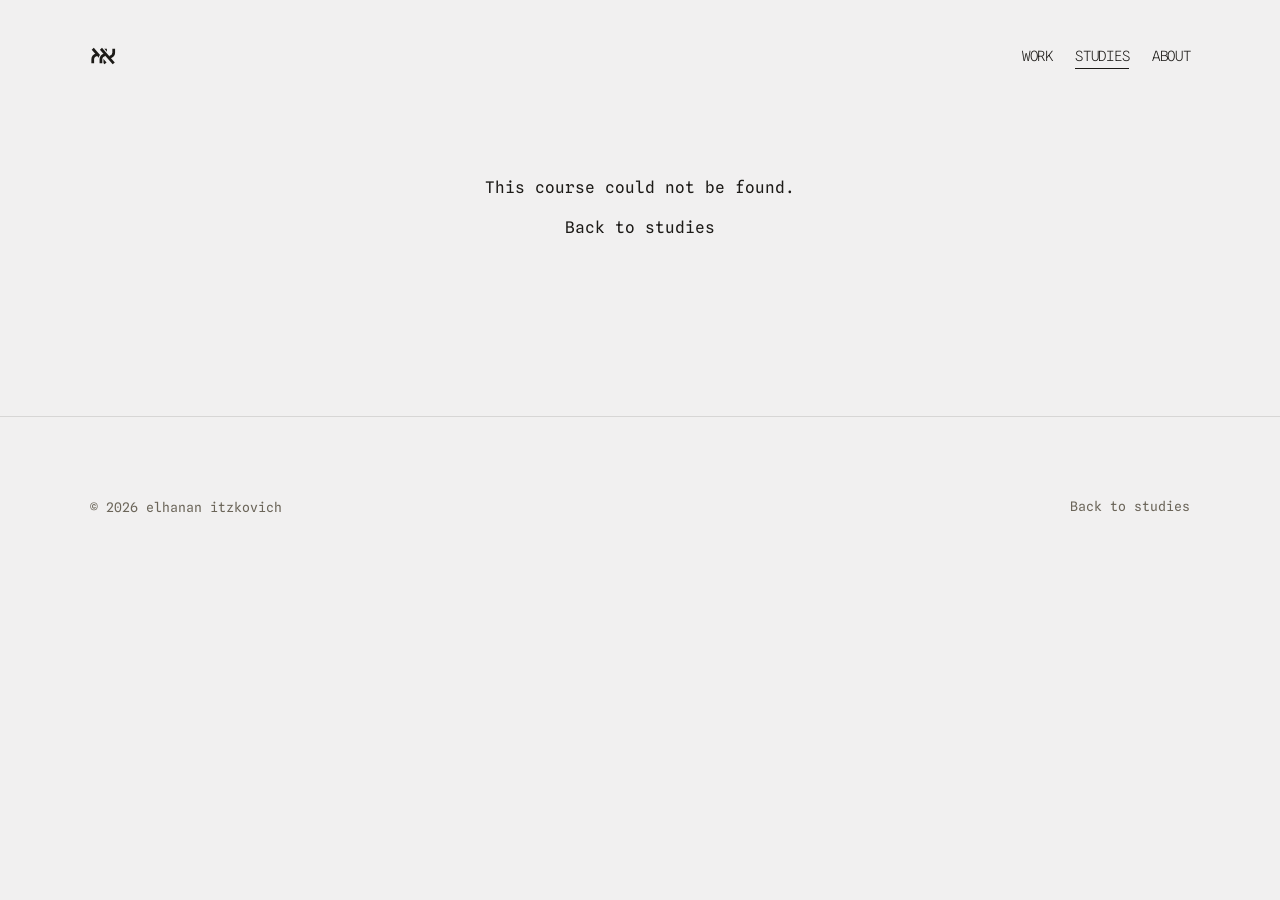
<file: course.html>
<!doctype html>
<html lang="en">
<head>
  <meta charset="utf-8" />
  <meta name="viewport" content="width=device-width, initial-scale=1" />
  <title>Course — elhanan itzkovich</title>
  <link rel="stylesheet" href="style.css" />
</head>
<body data-page="course">

  <nav class="site-nav" aria-label="Primary">
    <a class="menu-logo" href="index.html" aria-label="elhanan itzkovich — home">
      <svg viewBox="10 6 114 86" aria-hidden="true" focusable="false">
        <g fill="none" stroke="var(--fg)" stroke-width="12">
          <path d="M22 18 L78 82"/>
          <path d="M78 18 L78 36 Q78 50 60 56"/>
          <path d="M22 82 L22 64 Q22 50 40 44"/>
        </g>
        <g fill="none" stroke="var(--bg)" stroke-width="22" transform="translate(36,0)">
          <path d="M22 18 L78 82"/>
          <path d="M78 18 L78 36 Q78 50 60 56"/>
          <path d="M22 82 L22 64 Q22 50 40 44"/>
        </g>
        <g fill="none" stroke="var(--fg)" stroke-width="12" transform="translate(36,0)">
          <path d="M22 18 L78 82"/>
          <path d="M78 18 L78 36 Q78 50 60 56"/>
          <path d="M22 82 L22 64 Q22 50 40 44"/>
        </g>
      </svg>
    </a>
    <div class="nav-controls">
      <!-- The ground the open menu reads against on a narrow screen,
           where a work's photo and its text run the full width and pass
           right under the words. It grows out of the dot, centred on the
           middle of the menu's own text, and runs off the corner. -->
      <span class="menu-disc" aria-hidden="true"></span>
      <div class="menu-row">
        <a href="index.html#work" data-nav="work">Work</a>
        <a href="studies.html" data-nav="studies">Studies</a>
        <a href="about.html" data-nav="about">About</a>
      </div>
      <button class="dot" aria-label="Open menu" type="button"></button>
    </div>
  </nav>

  <div id="course-root">
    <header class="course-header">
      <a class="back-link" href="studies.html">&larr; Back to studies</a>
      <p class="course-year" id="c-year"></p>
      <h1 class="course-title" id="c-title"></h1>
      <p class="course-blurb" id="c-blurb"></p>
    </header>

    <!-- The course's own works, in the same feed as the home page. -->
    <main class="works-feed" id="work"></main>
  </div>

  <footer class="site-footer">
    <span>&copy; <span id="year"></span> elhanan itzkovich</span>
    <a href="studies.html">Back to studies</a>
  </footer>

  <script src="data/works.js"></script>
  <script src="shared.js"></script>
  <script>document.getElementById("year").textContent = new Date().getFullYear();</script>
</body>
</html>
</file>
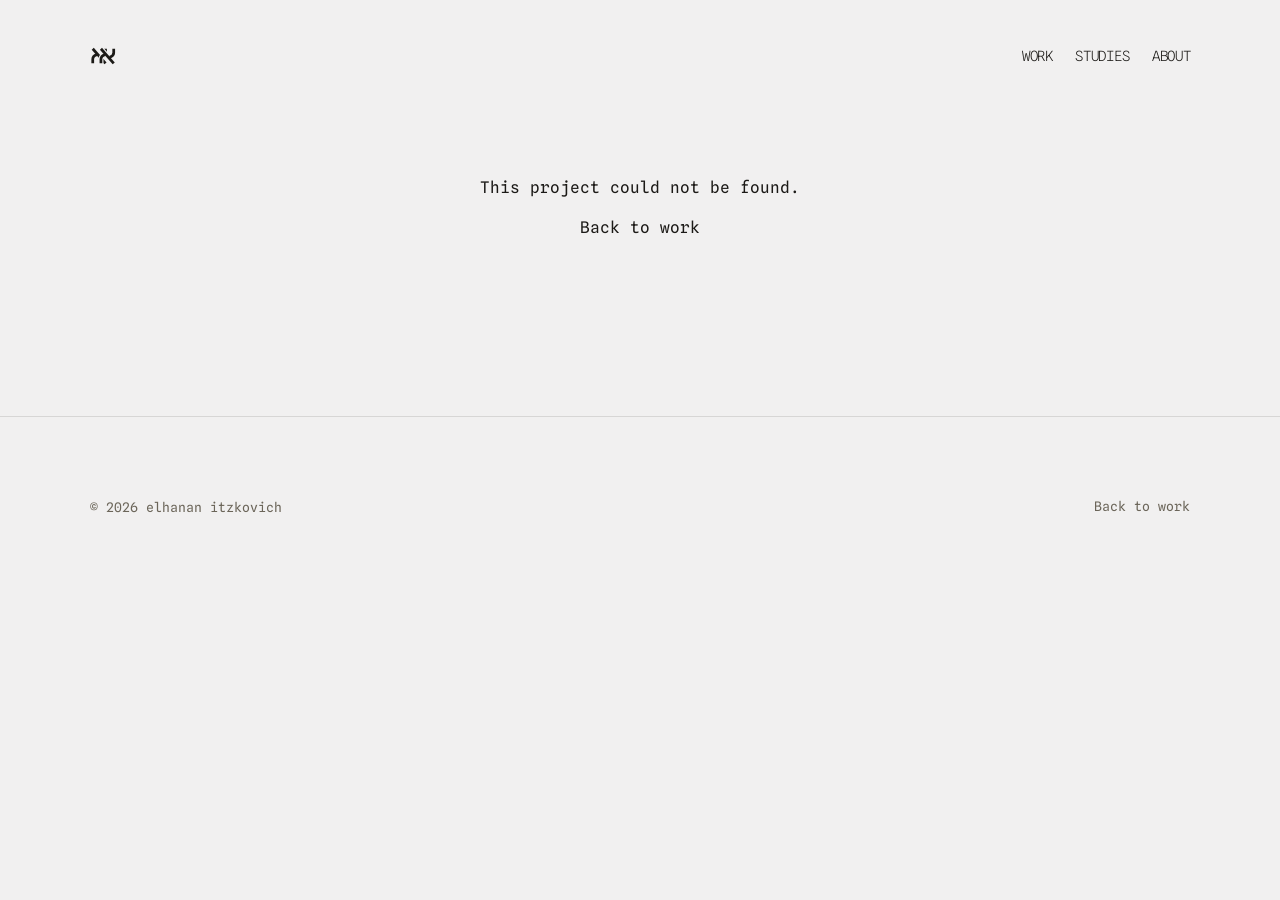
<file: project.html>
<!doctype html>
<html lang="en">
<head>
  <meta charset="utf-8" />
  <meta name="viewport" content="width=device-width, initial-scale=1" />
  <title>Project — elhanan itzkovich</title>
  <link rel="stylesheet" href="style.css" />
</head>
<body data-page="project">

  <nav class="site-nav" aria-label="Primary">
    <a class="menu-logo" href="index.html" aria-label="elhanan itzkovich — home">
      <svg viewBox="10 6 114 86" aria-hidden="true" focusable="false">
        <g fill="none" stroke="var(--fg)" stroke-width="12">
          <path d="M22 18 L78 82"/>
          <path d="M78 18 L78 36 Q78 50 60 56"/>
          <path d="M22 82 L22 64 Q22 50 40 44"/>
        </g>
        <g fill="none" stroke="var(--bg)" stroke-width="22" transform="translate(36,0)">
          <path d="M22 18 L78 82"/>
          <path d="M78 18 L78 36 Q78 50 60 56"/>
          <path d="M22 82 L22 64 Q22 50 40 44"/>
        </g>
        <g fill="none" stroke="var(--fg)" stroke-width="12" transform="translate(36,0)">
          <path d="M22 18 L78 82"/>
          <path d="M78 18 L78 36 Q78 50 60 56"/>
          <path d="M22 82 L22 64 Q22 50 40 44"/>
        </g>
      </svg>
    </a>
    <div class="nav-controls">
      <!-- The ground the open menu reads against on a narrow screen,
           where a work's photo and its text run the full width and pass
           right under the words. It grows out of the dot, centred on the
           middle of the menu's own text, and runs off the corner. -->
      <span class="menu-disc" aria-hidden="true"></span>
      <div class="menu-row">
        <a href="index.html#work" data-nav="work">Work</a>
        <a href="studies.html" data-nav="studies">Studies</a>
        <a href="about.html" data-nav="about">About</a>
      </div>
      <button class="dot" aria-label="Open menu" type="button"></button>
    </div>
  </nav>

  <div id="project-root">
    <header class="project-header">
      <a class="back-link" href="index.html#work">&larr; Back to work</a>
      <h1 class="p-title" id="p-title"></h1>
      <div class="p-meta" id="p-meta"><span id="p-year"></span><span id="p-category"></span></div>
      <p class="p-blurb" id="p-blurb"></p>
      <p class="p-intro" id="p-intro"></p>
    </header>

    <div class="project-hero-visual">
      <img alt="" />
    </div>

    <section class="project-gallery" id="p-gallery" aria-label="Gallery"></section>

    <section class="project-section">
      <h2>Process</h2>
      <p id="p-process"></p>
    </section>

    <section class="project-section">
      <h2>Materials</h2>
      <ul class="materials-list" id="p-materials"></ul>
    </section>

    <nav class="project-nav" aria-label="Other projects">
      <a id="nav-prev" class="prev">
        <span class="nav-label">Previous</span>
        <span class="nav-title"></span>
      </a>
      <a id="nav-next" class="next">
        <span class="nav-label">Next</span>
        <span class="nav-title"></span>
      </a>
    </nav>
  </div>

  <footer class="site-footer">
    <span>&copy; <span id="year"></span> elhanan itzkovich</span>
    <a href="index.html#work">Back to work</a>
  </footer>

  <script src="data/works.js"></script>
  <script src="shared.js"></script>
  <script>document.getElementById("year").textContent = new Date().getFullYear();</script>
</body>
</html>
</file>
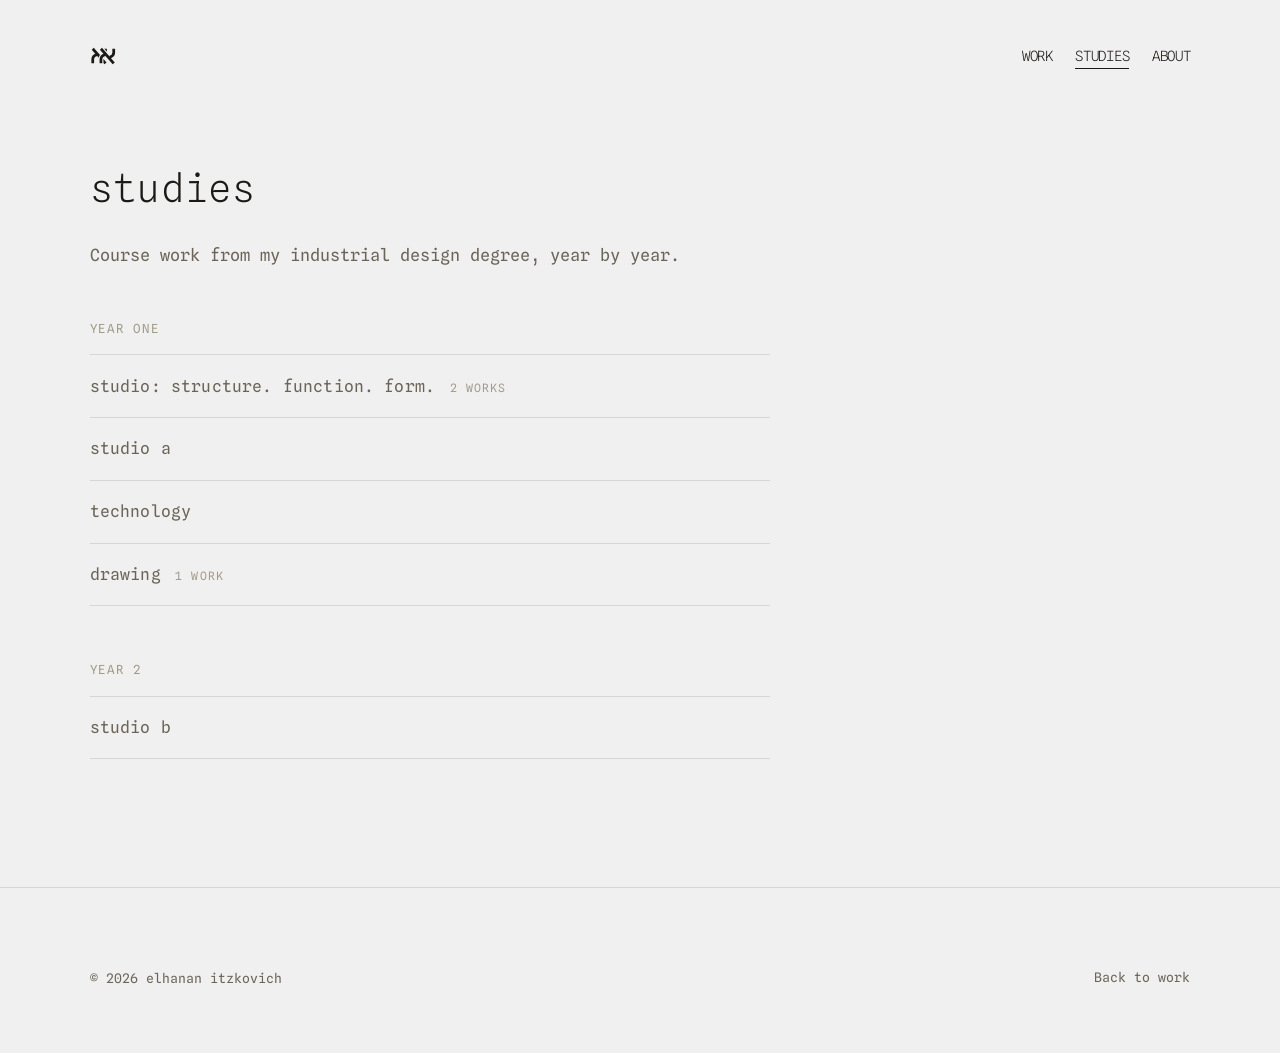
<file: studies.html>
<!doctype html>
<html lang="en">
<head>
  <meta charset="utf-8" />
  <meta name="viewport" content="width=device-width, initial-scale=1" />
  <title>Studies — elhanan itzkovich</title>
  <meta name="description" content="Course work from the industrial design degree of elhanan itzkovich, year by year." />
  <link rel="stylesheet" href="style.css" />
</head>
<body data-page="studies">

  <nav class="site-nav" aria-label="Primary">
    <a class="menu-logo" href="index.html" aria-label="elhanan itzkovich — home">
      <svg viewBox="10 6 114 86" aria-hidden="true" focusable="false">
        <g fill="none" stroke="var(--fg)" stroke-width="12">
          <path d="M22 18 L78 82"/>
          <path d="M78 18 L78 36 Q78 50 60 56"/>
          <path d="M22 82 L22 64 Q22 50 40 44"/>
        </g>
        <g fill="none" stroke="var(--bg)" stroke-width="22" transform="translate(36,0)">
          <path d="M22 18 L78 82"/>
          <path d="M78 18 L78 36 Q78 50 60 56"/>
          <path d="M22 82 L22 64 Q22 50 40 44"/>
        </g>
        <g fill="none" stroke="var(--fg)" stroke-width="12" transform="translate(36,0)">
          <path d="M22 18 L78 82"/>
          <path d="M78 18 L78 36 Q78 50 60 56"/>
          <path d="M22 82 L22 64 Q22 50 40 44"/>
        </g>
      </svg>
    </a>
    <div class="nav-controls">
      <!-- The ground the open menu reads against on a narrow screen,
           where a work's photo and its text run the full width and pass
           right under the words. It grows out of the dot, centred on the
           middle of the menu's own text, and runs off the corner. -->
      <span class="menu-disc" aria-hidden="true"></span>
      <div class="menu-row">
        <a href="index.html#work" data-nav="work">Work</a>
        <a href="studies.html" data-nav="studies">Studies</a>
        <a href="about.html" data-nav="about">About</a>
      </div>
      <button class="dot" aria-label="Open menu" type="button"></button>
    </div>
  </nav>

  <main class="studies-main" id="studies">
    <h1>Studies</h1>
    <p class="studies-intro" id="studies-intro"></p>
    <!-- One section per year, each with its courses. Built by shared.js
         from data/works.js -> studies.years. -->
    <div class="study-years" id="study-years"></div>
  </main>

  <footer class="site-footer">
    <span>&copy; <span id="year"></span> elhanan itzkovich</span>
    <a href="index.html#work">Back to work</a>
  </footer>

  <script src="data/works.js"></script>
  <script src="shared.js"></script>
  <script>document.getElementById("year").textContent = new Date().getFullYear();</script>
</body>
</html>
</file>
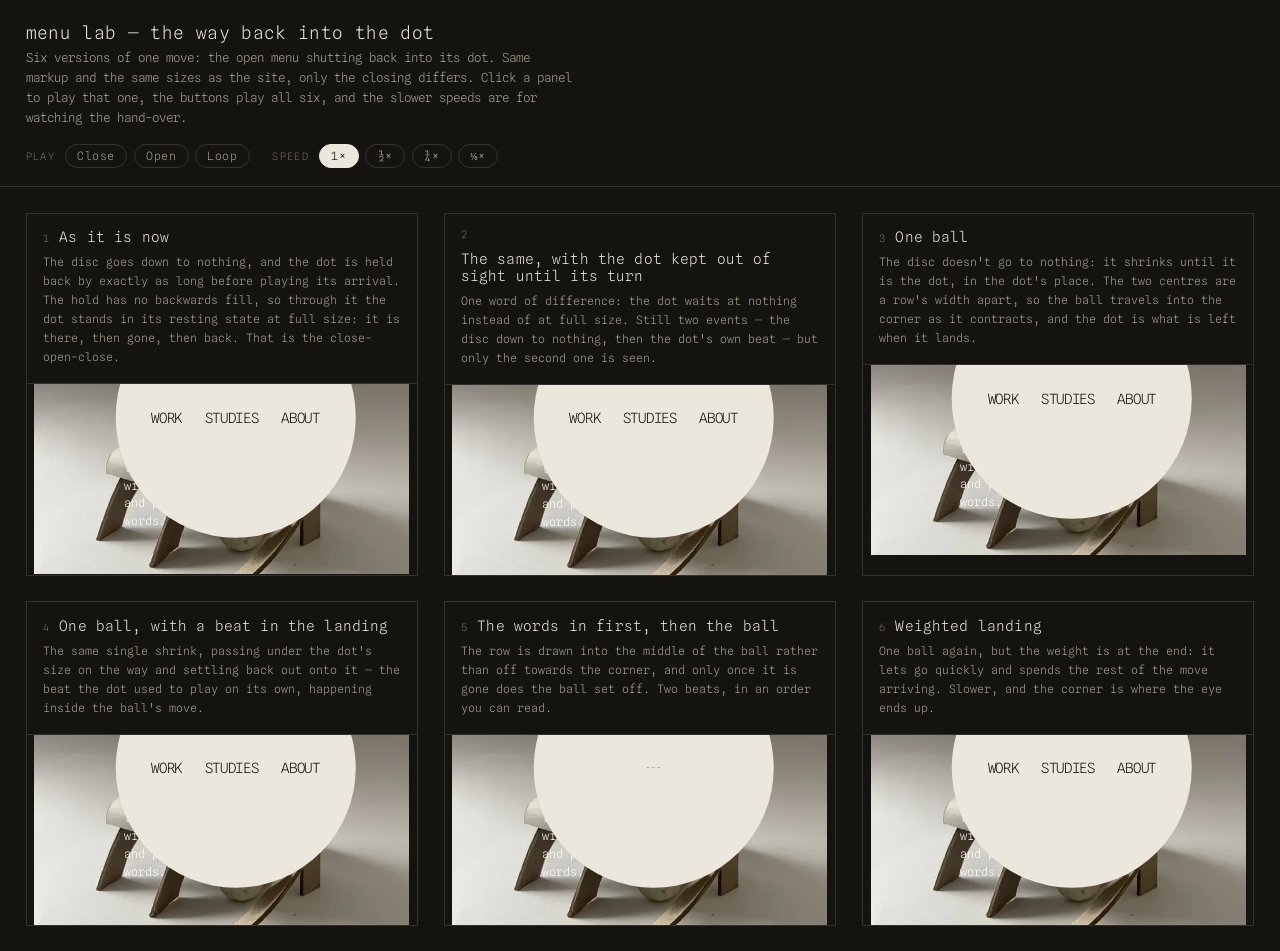
<file: tools/menu-lab.html>
<!doctype html>
<html lang="en">
<head>
<meta charset="utf-8" />
<meta name="viewport" content="width=device-width, initial-scale=1" />
<title>Menu lab — closing the menu on a narrow screen</title>
<!--
  A bench for one move: the open menu on a narrow screen shutting back
  into its dot. Every panel is the real markup at the real size — the
  same row, the same disc, the same 22px dot, the same tokens — with
  only the closing move swapped underneath it.

  Open it straight from the file system; nothing here is built and
  nothing here is loaded by the site.
-->
<style>
@import url('https://fonts.googleapis.com/css2?family=Spline+Sans+Mono:wght@300..700&display=swap');

/* The site's own tokens, with one added: --k, the speed dial. Every
   duration below is counted in it, so half speed is one number. */
:root {
  --bg: #15130f;
  --fg: #ece7dc;
  --fg-soft: #a9a193;
  --fg-faint: #716a5c;
  --border: rgba(236, 231, 220, 0.14);
  --font: 'Spline Sans Mono', ui-monospace, 'SF Mono', Menlo, monospace;
  --ease: cubic-bezier(.22, 1, .36, 1);

  --k: 1;
  --dur-fast: calc(.25s * var(--k));
  --dur-med: calc(.6s * var(--k));

  /* The dot, and how wide the disc stands past the menu's text. Both
     are the site's. */
  --dot: 22px;
  --disc-grow: 72px;
  /* Where the disc sits when it is down: centred on the dot rather
     than on the row. Half of however much wider than the row it is,
     less the dot's own radius. */
  --disc-tx: calc(var(--disc-grow) / -2 - var(--dot) / 2);
  /* How small the disc has to be to be the dot. Measured per panel by
     the script, since it depends on how wide the row is. */
  --disc-dot: .084;
}

* { box-sizing: border-box; }

body {
  margin: 0;
  background: var(--bg);
  color: var(--fg);
  font-family: var(--font);
  font-weight: 300;
  -webkit-font-smoothing: antialiased;
}

header.lab {
  position: sticky;
  top: 0;
  z-index: 50;
  background: var(--bg);
  border-bottom: 1px solid var(--border);
  padding: 1.4rem 1.6rem 1.1rem;
}

h1 {
  font-weight: 300;
  font-size: 1.1rem;
  letter-spacing: .02em;
  margin: 0 0 .3rem;
  text-transform: lowercase;
}

.lab p {
  margin: 0 0 1rem;
  font-size: .78rem;
  color: var(--fg-soft);
  max-width: 78ch;
  line-height: 1.6;
}

.controls {
  display: flex;
  flex-wrap: wrap;
  align-items: center;
  gap: .5rem 1.4rem;
}

.group {
  display: flex;
  align-items: center;
  gap: .4rem;
}

.group > span {
  font-size: .64rem;
  letter-spacing: .14em;
  text-transform: uppercase;
  color: var(--fg-faint);
  margin-right: .2rem;
}

button {
  font: inherit;
  font-size: .72rem;
  letter-spacing: .04em;
  color: var(--fg-soft);
  background: none;
  border: 1px solid var(--border);
  border-radius: 999px;
  padding: .36em 1em;
  cursor: pointer;
  transition: color .2s, border-color .2s, background .2s;
}

button:hover { color: var(--fg); border-color: var(--fg-soft); }

button.on {
  color: var(--bg);
  background: var(--fg);
  border-color: var(--fg);
}

/* ---------------------------------------------------------------------
   The panels
   ------------------------------------------------------------------- */
.sheet {
  display: grid;
  grid-template-columns: repeat(auto-fill, minmax(min(380px, 100%), 1fr));
  gap: 1.6rem;
  padding: 1.6rem;
}

.panel {
  margin: 0;
  border: 1px solid var(--border);
}

.panel.picked { border-color: var(--fg-soft); }

figcaption {
  padding: .9rem 1rem 1rem;
  border-bottom: 1px solid var(--border);
}

figcaption .line {
  display: flex;
  align-items: baseline;
  gap: .6em;
  /* So a long title wraps inside the panel rather than setting how wide
     the panel has to be. */
  flex-wrap: wrap;
}

figcaption .t { min-width: 0; }

figcaption .n {
  font-size: .64rem;
  color: var(--fg-faint);
  letter-spacing: .1em;
}

figcaption .t {
  font-size: .9rem;
  letter-spacing: .01em;
}

figcaption .d {
  display: block;
  margin-top: .5rem;
  font-size: .72rem;
  line-height: 1.65;
  color: var(--fg-soft);
}

/* A phone-width strip with a work's photo running under the menu,
   which is the whole reason the disc exists. */
/* A phone, at a phone's width: the row's width against the screen's is
   the whole geometry of this move, so the strip is 375px and not
   whatever the panel happens to be. */
.phone {
  position: relative;
  width: 375px;
  max-width: 100%;
  margin: 0 auto;
  height: 190px;
  overflow: hidden;
  cursor: pointer;
}

.phone .plate {
  position: absolute;
  inset: 0;
  width: 100%;
  height: 100%;
  object-fit: cover;
  object-position: 50% 62%;
}

.phone .caption {
  position: absolute;
  left: 7vw;
  right: 7vw;
  top: 2.9rem;
  font-size: .74rem;
  line-height: 1.5;
  color: #fff;
  text-shadow: 0 1px 10px rgba(0,0,0,.5);
  pointer-events: none;
}

/* ---------------------------------------------------------------------
   The menu itself: the site's markup and the site's numbers.
   ------------------------------------------------------------------- */
.site-nav {
  position: absolute;
  top: 1.1rem;
  left: 7vw;
  right: 7vw;
  z-index: 10;
  display: flex;
  justify-content: space-between;
  align-items: center;
}

.menu-logo {
  width: 30px;
  height: 22px;
  display: block;
}

.menu-logo svg { width: 100%; height: 100%; display: block; }

.nav-controls { position: relative; }

.menu-disc {
  --disc-open-tx: -50%;
  position: absolute;
  top: 50%;
  left: 50%;
  width: calc(100% + var(--disc-grow));
  aspect-ratio: 1;
  border-radius: 50%;
  background: var(--fg);
  z-index: 0;
  pointer-events: none;
  transform: translate(var(--disc-tx), -50%) scale(0);
  transition: transform var(--dur-fast) var(--ease);
}

.menu-row {
  position: relative;
  z-index: 1;
  display: flex;
  align-items: center;
  gap: 1.6em;
  font-size: .88rem;
  letter-spacing: .06em;
  padding: .5em 0;
  transform-origin: right center;
  transition: opacity var(--dur-med) var(--ease),
              transform var(--dur-med) var(--ease);
}

.menu-row a {
  font-weight: 200;
  text-transform: uppercase;
  letter-spacing: -.02em;
  color: var(--fg);
  text-decoration: none;
}

.dot {
  position: absolute;
  top: 50%;
  right: 0;
  z-index: 2;
  width: var(--dot);
  height: var(--dot);
  padding: 0;
  border: none;
  border-radius: 50%;
  background: var(--fg);
  transform: translate(0, -50%) scale(0);
  opacity: 0;
}

/* The two resting states. Nothing here animates. */
.site-nav.collapsed .menu-row {
  opacity: 0;
  pointer-events: none;
  transform: scale(.15) translateX(10px);
}

.site-nav.collapsed .dot {
  opacity: 1;
  transform: translate(0, -50%) scale(1);
}

.site-nav.collapsed.expanded .menu-row {
  opacity: 1;
  pointer-events: auto;
  transform: scale(1) translateX(0);
}

.site-nav.collapsed.expanded .dot {
  opacity: 0;
  transform: translate(0, -50%) scale(0);
}

.site-nav.collapsed.expanded .menu-disc {
  transform: translate(-50%, -50%) scale(1);
}

.site-nav .menu-row a { transition: color 0s var(--dur-fast); }
.site-nav.collapsed.expanded .menu-row a { color: var(--bg); transition: color 0s; }

/* Opening is the same in every panel: this bench is about the way
   back. */
@keyframes disc-open {
  0%   { transform: translate(var(--disc-tx), -50%) scale(var(--disc-dot)); }
  62%  { transform: translate(-50%, -50%) scale(1.07); }
  100% { transform: translate(-50%, -50%) scale(1); }
}

@keyframes dot-pop-out {
  0%   { transform: translate(0, -50%) scale(1); }
  35%  { transform: translate(0, -50%) scale(1.22); }
  100% { transform: translate(0, -50%) scale(0); }
}

.site-nav.opening.collapsed.expanded .menu-disc {
  animation: disc-open var(--dur-med) var(--ease);
}

.site-nav.opening.collapsed.expanded .dot {
  animation: dot-pop-out var(--dur-fast) var(--ease);
}

/* The dot's arrival, the site's: out past its own size, then settling
   onto it. */
@keyframes dot-pop-in {
  0%   { transform: translate(0, -50%) scale(0); }
  55%  { transform: translate(0, -50%) scale(1.6); }
  100% { transform: translate(0, -50%) scale(1); }
}

/* Appearing with no move of its own, at the end of a disc's trip: for
   the panels where the ball itself lands as the dot and all the dot
   has to do is be there when it does. */
@keyframes dot-take-over {
  0%, 99%  { opacity: 0; }
  100%     { opacity: 1; }
}

/* =====================================================================
   1 — As it is now
   The disc goes down to nothing over a quarter second and the dot is
   held back by exactly that long before playing its arrival. The hold
   is an animation-delay with no backwards fill, so for those 250ms the
   dot is simply standing in its resting state at full size: it appears,
   vanishes, and comes back. That is the close-open-close.
   ===================================================================== */
[data-variant="now"] .site-nav.shutting.collapsed .dot {
  animation: dot-pop-in var(--dur-med) var(--ease);
}

[data-variant="now"] .site-nav.disc-closing.shutting .dot {
  animation-delay: var(--dur-fast);
}

/* =====================================================================
   2 — The same move, with the dot kept out of sight until its turn
   One word of difference from the panel above: the hold is filled
   backwards, so the dot waits at nothing instead of at full size. The
   disc still goes down to nothing and the dot still arrives with its
   beat — two events, one after the other.
   ===================================================================== */
[data-variant="filled"] .site-nav.shutting.collapsed .dot {
  animation: dot-pop-in var(--dur-med) var(--ease) backwards;
}

[data-variant="filled"] .site-nav.disc-closing.shutting .dot {
  animation-delay: var(--dur-fast);
}

/* =====================================================================
   3 — One ball
   The disc doesn't go to nothing: it shrinks until it is the dot, in
   the dot's place. The two centres are a row's width apart, so the
   ball travels into the corner as it contracts, and the dot is simply
   what is left when it arrives. One move, no beat, nothing handed over
   in sight.
   ===================================================================== */
@keyframes disc-into-dot {
  0%      { transform: translate(-50%, -50%) scale(1); opacity: 1; }
  99%     { transform: translate(var(--disc-tx), -50%) scale(var(--disc-dot)); opacity: 1; }
  100%    { transform: translate(var(--disc-tx), -50%) scale(var(--disc-dot)); opacity: 0; }
}

[data-variant="one-ball"] .site-nav.shutting.collapsed .menu-disc {
  animation: disc-into-dot var(--dur-med) var(--ease) both;
}

[data-variant="one-ball"] .site-nav.shutting.collapsed .dot {
  animation: dot-take-over var(--dur-med) linear both;
}

/* The words are gone early, so what you watch is the ball. */
[data-variant="one-ball"] .site-nav .menu-row {
  transition: opacity calc(var(--dur-fast) * .8) var(--ease),
              transform calc(var(--dur-fast) * .8) var(--ease);
}

/* =====================================================================
   4 — One ball, with a beat in the landing
   The same single shrink, but it passes under the dot's size on the
   way and settles back out onto it — the beat the dot used to play on
   its own, happening inside the ball's own move instead of after it.
   ===================================================================== */
@keyframes disc-into-dot-beat {
  0%   { transform: translate(-50%, -50%) scale(1); opacity: 1; }
  72%  { transform: translate(calc(var(--disc-tx) * .98), -50%) scale(calc(var(--disc-dot) * .64)); }
  99%  { transform: translate(var(--disc-tx), -50%) scale(var(--disc-dot)); opacity: 1; }
  100% { transform: translate(var(--disc-tx), -50%) scale(var(--disc-dot)); opacity: 0; }
}

[data-variant="beat"] .site-nav.shutting.collapsed .menu-disc {
  animation: disc-into-dot-beat calc(var(--dur-med) * 1.1) var(--ease) both;
}

[data-variant="beat"] .site-nav.shutting.collapsed .dot {
  animation: dot-take-over calc(var(--dur-med) * 1.1) linear both;
}

[data-variant="beat"] .site-nav .menu-row {
  transition: opacity calc(var(--dur-fast) * .8) var(--ease),
              transform calc(var(--dur-fast) * .8) var(--ease);
}

/* =====================================================================
   5 — The words in first, then the ball
   Staged rather than overlapping: the row is drawn into the middle of
   the ball — where the ball's own centre is, not off at the dot — and
   only once it is gone does the ball set off for the corner. Two
   beats, in an order you can read.
   ===================================================================== */
[data-variant="staged"] .site-nav .menu-row {
  transform-origin: center center;
  transition: opacity calc(var(--dur-fast) * .7) var(--ease),
              transform calc(var(--dur-fast) * .7) var(--ease);
}

[data-variant="staged"] .site-nav.collapsed .menu-row {
  transform: scale(.08) translateX(0);
}

[data-variant="staged"] .site-nav.shutting.collapsed .menu-disc {
  animation: disc-into-dot calc(var(--dur-med) * .8) var(--ease)
             calc(var(--dur-fast) * .7) both;
}

[data-variant="staged"] .site-nav.shutting.collapsed .dot {
  animation: dot-take-over calc(var(--dur-med) * .8) linear
             calc(var(--dur-fast) * .7) both;
}

/* =====================================================================
   6 — Weighted landing
   One ball again, but the weight is at the end: it lets go quickly and
   spends the rest of the move arriving. Slower overall, and the corner
   is where the eye ends up.
   ===================================================================== */
[data-variant="weighted"] .site-nav.shutting.collapsed .menu-disc {
  animation: disc-into-dot calc(var(--dur-med) * 1.35)
             cubic-bezier(.12, .85, .2, 1) both;
}

[data-variant="weighted"] .site-nav.shutting.collapsed .dot {
  animation: dot-take-over calc(var(--dur-med) * 1.35) linear both;
}

[data-variant="weighted"] .site-nav .menu-row {
  transition: opacity calc(var(--dur-fast) * .9) var(--ease),
              transform calc(var(--dur-fast) * .9) var(--ease);
}
</style>
</head>
<body>

<header class="lab">
  <h1>menu lab — the way back into the dot</h1>
  <p>
    Six versions of one move: the open menu shutting back into its dot.
    Same markup and the same sizes as the site, only the closing differs.
    Click a panel to play that one, the buttons play all six, and the
    slower speeds are for watching the hand-over.
  </p>
  <div class="controls">
    <div class="group">
      <span>Play</span>
      <button id="play-close">Close</button>
      <button id="play-open">Open</button>
      <button id="loop">Loop</button>
    </div>
    <div class="group">
      <span>Speed</span>
      <button class="speed on" data-k="1">1&times;</button>
      <button class="speed" data-k="2">&frac12;&times;</button>
      <button class="speed" data-k="4">&frac14;&times;</button>
      <button class="speed" data-k="8">&#8539;&times;</button>
    </div>
  </div>
</header>

<div class="sheet" id="sheet"></div>

<template id="panel-template">
  <figure class="panel">
    <figcaption>
      <span class="line"><span class="n"></span><span class="t"></span></span>
      <span class="d"></span>
    </figcaption>
    <div class="phone">
      <img class="plate" src="../assets/img/looker-chair-medium.webp" alt="" />
      <p class="caption">A work's photo and its lines of text run the full
        width of the screen here, and pass right under the words.</p>
      <nav class="site-nav collapsed expanded">
        <a class="menu-logo" href="#" aria-label="home">
          <svg viewBox="10 6 114 86" aria-hidden="true">
            <g fill="none" stroke="var(--fg)" stroke-width="12">
              <path d="M22 18 L78 82"/>
              <path d="M78 18 L78 36 Q78 50 60 56"/>
              <path d="M22 82 L22 64 Q22 50 40 44"/>
            </g>
            <g fill="none" stroke="var(--bg)" stroke-width="22" transform="translate(36,0)">
              <path d="M22 18 L78 82"/>
              <path d="M78 18 L78 36 Q78 50 60 56"/>
              <path d="M22 82 L22 64 Q22 50 40 44"/>
            </g>
            <g fill="none" stroke="var(--fg)" stroke-width="12" transform="translate(36,0)">
              <path d="M22 18 L78 82"/>
              <path d="M78 18 L78 36 Q78 50 60 56"/>
              <path d="M22 82 L22 64 Q22 50 40 44"/>
            </g>
          </svg>
        </a>
        <div class="nav-controls">
          <span class="menu-disc" aria-hidden="true"></span>
          <div class="menu-row">
            <a href="#">Work</a>
            <a href="#">Studies</a>
            <a href="#">About</a>
          </div>
          <button class="dot" type="button" aria-label="menu"></button>
        </div>
      </nav>
    </div>
  </figure>
</template>

<script>
(function () {
  "use strict";

  var VARIANTS = [
    {
      id: "now",
      title: "As it is now",
      note: "The disc goes down to nothing, and the dot is held back by " +
            "exactly as long before playing its arrival. The hold has no " +
            "backwards fill, so through it the dot stands in its resting " +
            "state at full size: it is there, then gone, then back. That " +
            "is the close-open-close."
    },
    {
      id: "filled",
      title: "The same, with the dot kept out of sight until its turn",
      note: "One word of difference: the dot waits at nothing instead of " +
            "at full size. Still two events — the disc down to nothing, " +
            "then the dot's own beat — but only the second one is seen."
    },
    {
      id: "one-ball",
      title: "One ball",
      note: "The disc doesn't go to nothing: it shrinks until it is the " +
            "dot, in the dot's place. The two centres are a row's width " +
            "apart, so the ball travels into the corner as it contracts, " +
            "and the dot is what is left when it lands."
    },
    {
      id: "beat",
      title: "One ball, with a beat in the landing",
      note: "The same single shrink, passing under the dot's size on the " +
            "way and settling back out onto it — the beat the dot used " +
            "to play on its own, happening inside the ball's move."
    },
    {
      id: "staged",
      title: "The words in first, then the ball",
      note: "The row is drawn into the middle of the ball rather than off " +
            "towards the corner, and only once it is gone does the ball " +
            "set off. Two beats, in an order you can read."
    },
    {
      id: "weighted",
      title: "Weighted landing",
      note: "One ball again, but the weight is at the end: it lets go " +
            "quickly and spends the rest of the move arriving. Slower, " +
            "and the corner is where the eye ends up."
    }
  ];

  var sheet = document.getElementById("sheet");
  var template = document.getElementById("panel-template");
  var panels = [];

  VARIANTS.forEach(function (variant, i) {
    var node = template.content.cloneNode(true);
    var figure = node.querySelector(".panel");
    figure.dataset.variant = variant.id;
    figure.querySelector(".n").textContent = String(i + 1);
    figure.querySelector(".t").textContent = variant.title;
    figure.querySelector(".d").textContent = variant.note;

    var nav = figure.querySelector(".site-nav");
    var phone = figure.querySelector(".phone");
    var panel = { figure: figure, nav: nav, open: true };
    panels.push(panel);

    /* Clicking a panel plays whichever way it isn't: open menus close,
       closed ones open. */
    phone.addEventListener("click", function () {
      if (panel.open) close(panel); else open(panel);
    });

    sheet.appendChild(node);
  });

  /* How small the disc has to be to be the dot, which depends on how
     wide the row is and so can only be measured. In the site this would
     be set once by the script and again on a resize. */
  function measure() {
    panels.forEach(function (panel) {
      var disc = panel.nav.querySelector(".menu-disc");
      var dot = panel.nav.querySelector(".dot");
      var wide = disc.offsetWidth;
      if (!wide) return;
      panel.nav.style.setProperty("--disc-dot",
        (dot.offsetWidth / wide).toFixed(4));
    });
  }

  /* The site's own moves, class for class: the way out is announced,
     taken off and put back with a reflow between so that a move
     interrupting another one starts rather than carries on. */
  function close(panel) {
    var nav = panel.nav;
    nav.classList.remove("opening");
    void nav.offsetWidth;
    nav.classList.add("shutting", "disc-closing");
    nav.classList.remove("expanded");
    panel.open = false;
  }

  function open(panel) {
    var nav = panel.nav;
    nav.classList.remove("shutting", "disc-closing");
    void nav.offsetWidth;
    nav.classList.add("opening", "expanded");
    panel.open = true;
  }

  function all(run) {
    panels.forEach(function (panel) { run(panel); });
  }

  document.getElementById("play-close").addEventListener("click", function () {
    all(function (p) { if (p.open) close(p); else { open(p); window.setTimeout(function () { close(p); }, beat()); } });
  });

  document.getElementById("play-open").addEventListener("click", function () {
    all(function (p) { if (!p.open) open(p); else { close(p); window.setTimeout(function () { open(p); }, beat()); } });
  });

  /* Long enough for the move already running to finish before the one
     being asked for starts, at whatever speed the dial is on. */
  function beat() {
    return 1100 * speed;
  }

  var speed = 1;
  document.querySelectorAll(".speed").forEach(function (button) {
    button.addEventListener("click", function () {
      document.querySelectorAll(".speed").forEach(function (other) {
        other.classList.toggle("on", other === button);
      });
      speed = Number(button.dataset.k);
      document.documentElement.style.setProperty("--k", String(speed));
    });
  });

  var looping = null;
  var loopButton = document.getElementById("loop");
  loopButton.addEventListener("click", function () {
    if (looping) {
      window.clearInterval(looping);
      looping = null;
      loopButton.classList.remove("on");
      return;
    }
    loopButton.classList.add("on");
    var shut = true;
    looping = window.setInterval(function () {
      all(shut ? close : open);
      shut = !shut;
    }, 1400 * speed);
  });

  window.addEventListener("resize", measure);
  if (document.fonts && document.fonts.ready) document.fonts.ready.then(measure);
  measure();
})();
</script>
</body>
</html>
</file>
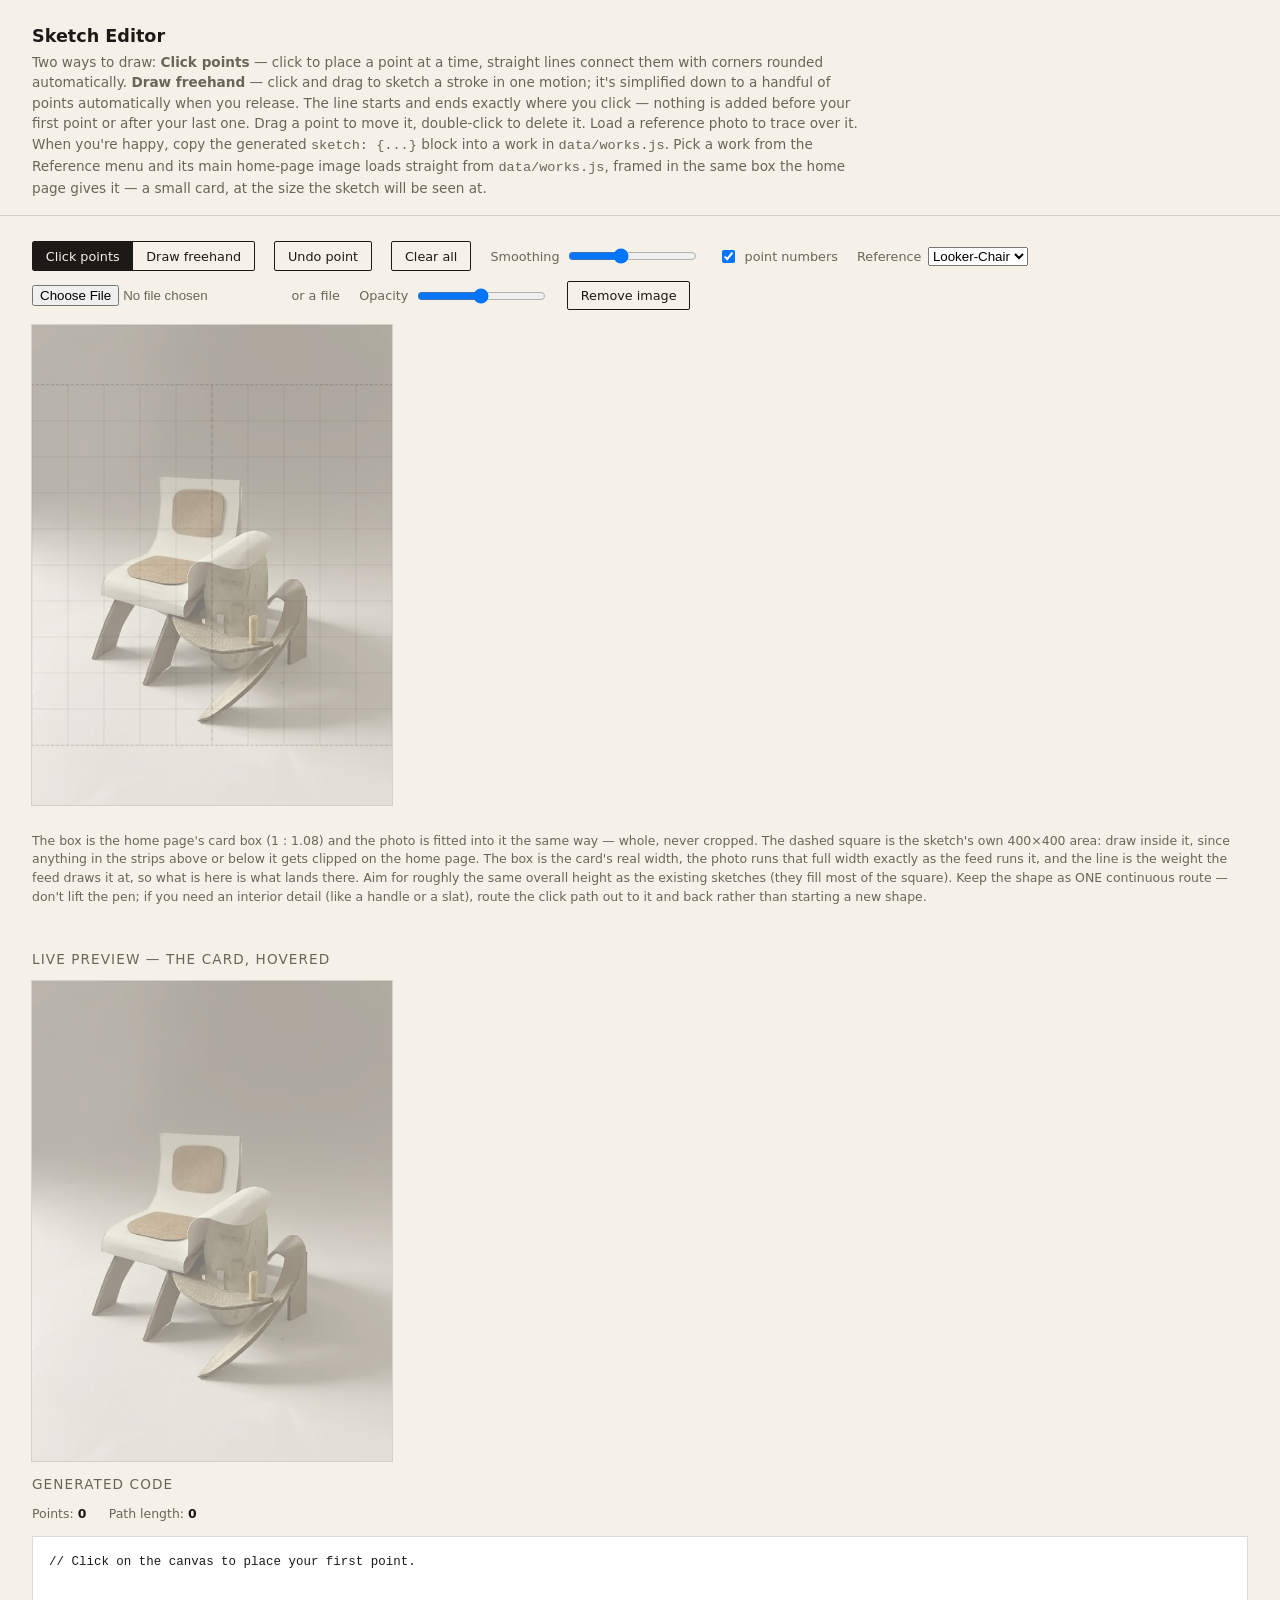
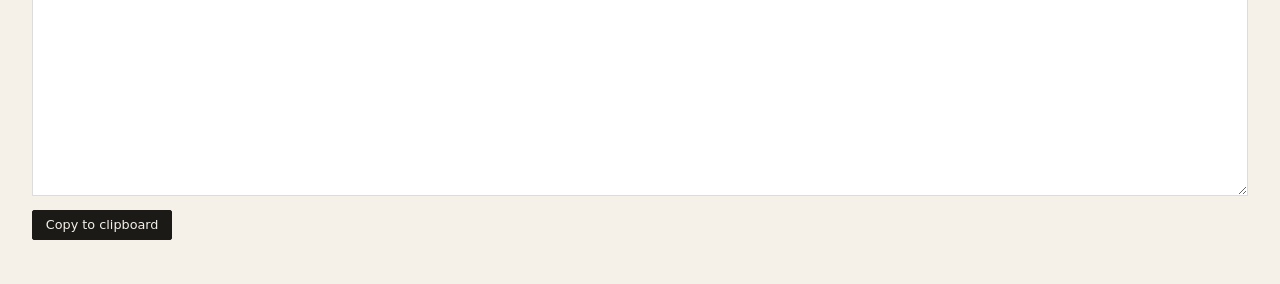
<file: tools/sketch-editor.html>
<!doctype html>
<html lang="en">
<head>
<meta charset="utf-8" />
<meta name="viewport" content="width=device-width, initial-scale=1" />
<title>Sketch Editor — portfolio tool</title>
<style>
  :root {
    --bg: #f5f1e9;
    --fg: #1c1a17;
    --fg-soft: #6b6559;
    --border: rgba(28,26,23,0.15);
    --accent: #b5482a;
  }
  * { box-sizing: border-box; }
  body {
    margin: 0;
    font-family: 'Inter', ui-sans-serif, system-ui, -apple-system, sans-serif;
    background: var(--bg);
    color: var(--fg);
  }
  header {
    padding: 1.6rem 2rem 1rem;
    border-bottom: 1px solid var(--border);
  }
  header h1 {
    font-size: 1.1rem;
    font-weight: 600;
    margin: 0 0 .4rem;
  }
  header p {
    margin: 0;
    font-size: .85rem;
    color: var(--fg-soft);
    max-width: 62em;
    line-height: 1.5;
  }
  .layout {
    display: flex;
    flex-wrap: wrap;
    gap: 2rem;
    padding: 1.6rem 2rem 3rem;
  }
  .canvas-col {
    display: flex;
    flex-direction: column;
    gap: .9rem;
  }
  .toolbar {
    display: flex;
    flex-wrap: wrap;
    gap: .6rem 1.2rem;
    align-items: center;
    font-size: .8rem;
  }
  .toolbar label {
    display: flex;
    align-items: center;
    gap: .4rem;
    color: var(--fg-soft);
  }
  button {
    font: inherit;
    font-size: .8rem;
    padding: .5em 1em;
    border: 1px solid var(--fg);
    background: none;
    color: var(--fg);
    cursor: pointer;
    border-radius: 2px;
  }
  button:hover { background: var(--fg); color: var(--bg); }
  button.primary { background: var(--fg); color: var(--bg); }
  button.primary:hover { opacity: .8; background: var(--fg); color: var(--bg); }

  .mode-switch { display: flex; border: 1px solid var(--fg); border-radius: 2px; overflow: hidden; }
  .mode-switch .mode-btn { border: none; border-radius: 0; }
  .mode-switch .mode-btn + .mode-btn { border-left: 1px solid var(--fg); }
  .mode-switch .mode-btn.active { background: var(--fg); color: var(--bg); }

  /* A small card's width, copied from .work-entry[data-size="small"] in
     style.css, and the one size anything here is drawn at: every work in
     works.js is a small card. The canvas was 560px wide and the preview
     beside it 220px, so a sketch was made a third larger than it would
     ever be seen and then arrived on the feed smaller than it was drawn.
     (Below 720px the card is the whole screen instead; at that point
     there is no desktop to rehearse.) */
  body {
    --card-w: min(360px, 46vw);
  }

  /* The same box a work gets on the home page, built the same way.
     .work-visual is a one-cell grid holding the photo and the sketch,
     both centred in it, and it stands as tall as whichever of the two is
     taller: the sketch's own 1 / 1.08 box is the floor, and a photo
     taller than that makes the box taller.

     This used to be a fixed 1 / 1.08 box with the photo `contain`-ed
     into it, which is the bug behind every sketch coming out small. The
     works are upright photos — the chair is 307 x 409, i.e. 1 / 1.33 —
     and `contain` fits one of those by its height, so it stood at 81% of
     the card's width here while the feed runs it to the full width. You
     traced a chair a fifth smaller than the one the line would be laid
     over, and the line arrived a fifth too small. */
  #canvasWrap {
    position: relative;
    width: var(--card-w);
    max-width: 90vw;
    display: grid;
    min-height: calc(var(--card-w) * 1.08);
    overflow: hidden;
    /* Outlined rather than bordered: a border is inside the box and
       would leave the card two pixels narrower than the card. */
    outline: 1px solid var(--border);
    background: var(--bg);
    touch-action: none;
    cursor: crosshair;
  }

  /* One cell, both of them in it, centred — .work-visual > * in
     style.css. They paint in document order, so the line is over the
     photo. */
  #canvasWrap > *,
  .preview-box > * {
    grid-area: 1 / 1;
    align-self: center;
  }

  /* Copied from .work-preview / .work-preview img in style.css: the
     photo runs the card's full width and takes its height from its own
     proportions, so the element's edges are the photo's edges. */
  .ref-layer {
    pointer-events: none;
  }
  .ref-layer img {
    display: block;
    width: 100%;
    height: auto;
    aspect-ratio: auto 1 / 1.08;
  }
  svg#stage {
    position: relative;
    z-index: 1;
    width: 100%;
    /* height from the viewBox, which is square, rather than from
       aspect-ratio alone: Safari resolves aspect-ratio on a replaced
       element differently and the square came out the wrong shape on an
       iPad, which moved the drawing off the photo under it. */
    height: auto;
    aspect-ratio: 1 / 1;
    display: block;
    /* Marks off the square you can actually draw in: the letterboxed
       strips above and below it belong to the photo's box, not the
       sketch's — a line there would be clipped on the home page. */
    outline: 1px dashed var(--border);
  }
  /* Every line in here keeps its weight in screen pixels rather than in
     the sketch's units, so changing the card size changes the size of
     the drawing and nothing else. */
  .grid-line,
  .center-guide,
  .stub-line,
  .object-path,
  .handle { vector-effect: non-scaling-stroke; }

  .grid-line { stroke: rgba(28,26,23,0.07); stroke-width: 1; }
  .center-guide { stroke: rgba(28,26,23,0.14); stroke-width: 1; stroke-dasharray: 4 4; }
  .stub-line { stroke: var(--fg-soft); stroke-width: 1.4; stroke-dasharray: 3 4; fill: none; }

  /* The line itself, copied from .work-visual .sketch-svg path in
     style.css down to the non-scaling stroke above: 1.6 screen pixels
     at any card size, which is what the feed draws. It was 2 units here,
     i.e. 2.8 pixels on the old wide canvas — a heavier line than the one
     the work ends up with. */
  .object-path {
    stroke: var(--fg);
    stroke-width: 1.6;
    fill: none;
    stroke-linecap: round;
    stroke-linejoin: round;
  }

  .handle {
    fill: #fff;
    stroke: var(--accent);
    stroke-width: 2;
    cursor: grab;
  }
  .handle:hover { fill: var(--accent); }
  .handle-index {
    font-size: 11px;
    fill: var(--accent);
    pointer-events: none;
    font-family: ui-monospace, monospace;
  }
  .entry-dot, .exit-dot { fill: var(--accent); }

  .hint {
    font-size: .78rem;
    color: var(--fg-soft);
    line-height: 1.5;
  }

  .output-col {
    flex: 1;
    min-width: 320px;
    display: flex;
    flex-direction: column;
    gap: .9rem;
  }
  .output-col h2 {
    font-size: .85rem;
    text-transform: uppercase;
    letter-spacing: .08em;
    color: var(--fg-soft);
    margin: 0;
    font-weight: 500;
  }
  textarea#output {
    width: 100%;
    min-height: 260px;
    font-family: ui-monospace, 'SF Mono', Menlo, monospace;
    font-size: .78rem;
    line-height: 1.5;
    padding: 1rem;
    border: 1px solid var(--border);
    background: #fff;
    color: var(--fg);
    resize: vertical;
  }
  .stat-row {
    display: flex;
    gap: 1.4rem;
    font-size: .78rem;
    color: var(--fg-soft);
  }
  .stat-row b { color: var(--fg); font-weight: 600; }

  /* A rehearsal of the home page at the size the card actually is: same
     box, same photo framing, same 50% dim the card uses on hover. It was
     220px, which made it a third smaller again than the canvas beside
     it, so neither of the two things on this page was the size of the
     thing being made. */
  .preview-box {
    position: relative;
    width: var(--card-w);
    display: grid;
    min-height: calc(var(--card-w) * 1.08);
    overflow: hidden;
    outline: 1px solid var(--border);
    background: var(--bg);
  }
  .preview-box .ref-layer { opacity: .5; }
  /* The feed's own sketch element: a 1 / 1.08 box with the square
     viewBox centred in it by preserveAspectRatio. */
  .preview-box svg {
    position: relative;
    z-index: 1;
    width: 100%;
    height: auto;
    aspect-ratio: 1 / 1.08;
  }
  .preview-box path {
    fill: none;
    stroke: var(--fg);
    stroke-width: 1.6;
    stroke-linecap: round;
    stroke-linejoin: round;
    vector-effect: non-scaling-stroke;
  }

  #refStatus {
    font-size: .78rem;
    color: var(--accent);
  }

  #copyStatus {
    font-size: .78rem;
    color: var(--accent);
    min-height: 1.2em;
  }
</style>
</head>
<body>

<header>
  <h1>Sketch Editor</h1>
  <p>
    Two ways to draw: <b>Click points</b> — click to place a point at a time, straight
    lines connect them with corners rounded automatically. <b>Draw freehand</b> — click
    and drag to sketch a stroke in one motion; it's simplified down to a handful of
    points automatically when you release. The line starts and ends exactly where you
    click — nothing is added before your first point or after your last one. Drag a
    point to move it, double-click to delete it. Load a reference photo to trace over
    it. When you're happy, copy the generated <code>sketch: {...}</code> block into a
    work in <code>data/works.js</code>. Pick a work from the Reference menu and its
    main home-page image loads straight from <code>data/works.js</code>, framed in the
    same box the home page gives it &mdash; a small card, at the size the sketch will be
    seen at.
  </p>
</header>

<div class="layout">
  <div class="canvas-col">
    <div class="toolbar">
      <div class="mode-switch">
        <button id="modeClickBtn" class="mode-btn active">Click points</button>
        <button id="modeDrawBtn" class="mode-btn">Draw freehand</button>
      </div>
      <button id="undoBtn">Undo point</button>
      <button id="clearBtn">Clear all</button>
      <label>Smoothing
        <input id="radius" type="range" min="0" max="40" value="16" />
      </label>
      <label>
        <input id="labelsToggle" type="checkbox" checked />
        point numbers
      </label>
      <label>Reference
        <select id="workSelect"></select>
      </label>
      <label>
        <input id="refFile" type="file" accept="image/*" />
        or a file
      </label>
      <label>Opacity
        <input id="refOpacity" type="range" min="0" max="100" value="50" />
      </label>
      <button id="clearRefBtn">Remove image</button>
      <span id="refStatus"></span>
    </div>

    <div id="canvasWrap">
      <div class="ref-layer" id="refLayer" style="opacity:.5">
        <img id="refImage" alt="" style="display:none" />
      </div>
      <svg id="stage" viewBox="0 0 400 400" preserveAspectRatio="xMidYMid meet">
        <defs>
          <clipPath id="clip400"><rect x="0" y="0" width="400" height="400"/></clipPath>
        </defs>
        <g clip-path="url(#clip400)">
          <g id="grid"></g>
          <line class="center-guide" x1="200" y1="0" x2="200" y2="400"/>
          <path id="stubTop" class="stub-line" d=""/>
          <path id="stubBottom" class="stub-line" d=""/>
          <path id="objectPath" class="object-path" d=""/>
          <path id="freehandPreview" class="object-path" d="" style="opacity:.55"/>
          <circle id="entryDot" class="entry-dot" r="4" cx="-10" cy="-10"/>
          <circle id="exitDot" class="exit-dot" r="4" cx="-10" cy="-10"/>
          <g id="handles"></g>
        </g>
      </svg>
    </div>

    <p class="hint">
      The box is the home page's card box (1&nbsp;:&nbsp;1.08) and the photo is fitted
      into it the same way &mdash; whole, never cropped. The dashed square is the sketch's
      own 400&times;400 area: draw inside it, since anything in the strips above or below
      it gets clipped on the home page. The box is the card's real width, the photo runs
      that full width exactly as the feed runs it, and the line is the weight the feed
      draws it at, so what is here is what lands there. Aim for
      roughly the same overall height as the existing sketches (they fill most of the
      square). Keep the shape as ONE continuous
      route &mdash; don't lift the pen; if you need an interior detail (like a handle or a
      slat), route the click path out to it and back rather than starting a new shape.
    </p>
  </div>

  <div class="output-col">
    <h2>Live preview &mdash; the card, hovered</h2>
    <div class="preview-box">
      <div class="ref-layer">
        <img id="previewRef" alt="" style="display:none" />
      </div>
      <svg viewBox="0 0 400 400" preserveAspectRatio="xMidYMid meet" id="previewSvg"><path id="previewPath" d=""/></svg>
    </div>

    <h2>Generated code</h2>
    <div class="stat-row">
      <span>Points: <b id="pointCount">0</b></span>
      <span>Path length: <b id="pathLength">0</b></span>
    </div>
    <textarea id="output" readonly spellcheck="false"></textarea>
    <div>
      <button class="primary" id="copyBtn">Copy to clipboard</button>
      <span id="copyStatus"></span>
    </div>
  </div>
</div>

<script src="../data/works.js"></script>
<script>
(function () {
  "use strict";

  var svg = document.getElementById("stage");
  var grid = document.getElementById("grid");
  var handlesG = document.getElementById("handles");
  var objectPath = document.getElementById("objectPath");
  var stubTop = document.getElementById("stubTop");
  var stubBottom = document.getElementById("stubBottom");
  var entryDot = document.getElementById("entryDot");
  var exitDot = document.getElementById("exitDot");
  var previewPath = document.getElementById("previewPath");
  var output = document.getElementById("output");
  var pointCountEl = document.getElementById("pointCount");
  var pathLengthEl = document.getElementById("pathLength");
  var radiusInput = document.getElementById("radius");
  var refLayer = document.getElementById("refLayer");
  var refImage = document.getElementById("refImage");
  var previewRef = document.getElementById("previewRef");
  var refFile = document.getElementById("refFile");
  var refOpacity = document.getElementById("refOpacity");
  var workSelect = document.getElementById("workSelect");
  var refStatus = document.getElementById("refStatus");
  var modeClickBtn = document.getElementById("modeClickBtn");
  var modeDrawBtn = document.getElementById("modeDrawBtn");
  var labelsToggle = document.getElementById("labelsToggle");
  var freehandPreview = document.getElementById("freehandPreview");

  var points = []; // {x, y} in 0..400 viewBox space
  var dragIndex = -1;
  var mode = "click"; // "click" | "draw"
  var freehandActive = false;
  var freehandBuffer = [];
  var measurer = document.createElementNS(svg.namespaceURI, "path"); // reused, detached

  // ---- grid -----------------------------------------------------------
  (function buildGrid() {
    for (var i = 0; i <= 400; i += 40) {
      var v = document.createElementNS(svg.namespaceURI, "line");
      v.setAttribute("class", "grid-line");
      v.setAttribute("x1", i); v.setAttribute("y1", 0);
      v.setAttribute("x2", i); v.setAttribute("y2", 400);
      grid.appendChild(v);
      var h = document.createElementNS(svg.namespaceURI, "line");
      h.setAttribute("class", "grid-line");
      h.setAttribute("x1", 0); h.setAttribute("y1", i);
      h.setAttribute("x2", 400); h.setAttribute("y2", i);
      grid.appendChild(h);
    }
  })();

  // ---- geometry helpers -------------------------------------------------
  function dist(a, b) { return Math.hypot(b.x - a.x, b.y - a.y); }
  function towards(from, to, d) {
    var full = dist(from, to);
    if (full < 1e-6) return { x: from.x, y: from.y };
    var t = Math.min(d, full) / full;
    return { x: from.x + (to.x - from.x) * t, y: from.y + (to.y - from.y) * t };
  }
  function fmt(p) { return round1(p.x) + "," + round1(p.y); }
  function round1(n) { return Math.round(n * 10) / 10; }

  /* Ramer–Douglas–Peucker: reduces a dense freehand stroke (one point
     per pixel of mouse movement) down to the handful of points needed
     to describe its shape, so dragging to draw doesn't flood the point
     list and bog everything down. */
  function perpendicularDistance(p, a, b) {
    var dx = b.x - a.x, dy = b.y - a.y;
    var len = Math.hypot(dx, dy);
    if (len < 1e-9) return dist(p, a);
    return Math.abs(dy * p.x - dx * p.y + b.x * a.y - b.y * a.x) / len;
  }
  function simplifyPoints(pts, epsilon) {
    if (pts.length < 3) return pts.slice();
    var dmax = 0, index = 0;
    for (var i = 1; i < pts.length - 1; i++) {
      var d = perpendicularDistance(pts[i], pts[0], pts[pts.length - 1]);
      if (d > dmax) { dmax = d; index = i; }
    }
    if (dmax > epsilon) {
      var left = simplifyPoints(pts.slice(0, index + 1), epsilon);
      var right = simplifyPoints(pts.slice(index), epsilon);
      return left.slice(0, -1).concat(right);
    }
    return [pts[0], pts[pts.length - 1]];
  }

  /* Builds a single continuous path through `verts`, rounding every
     interior vertex with a quadratic curve of the given radius (clamped
     so it never overshoots a neighboring segment). */
  function buildSmoothedPath(verts, radius) {
    if (verts.length < 2) return "";
    var d = "M" + fmt(verts[0]);
    if (verts.length === 2) return d + " L" + fmt(verts[1]);
    for (var i = 1; i < verts.length - 1; i++) {
      var prev = verts[i - 1], cur = verts[i], next = verts[i + 1];
      var r = Math.min(radius, dist(prev, cur) / 2, dist(cur, next) / 2);
      if (r > 0.6) {
        var pIn = towards(cur, prev, r);
        var pOut = towards(cur, next, r);
        d += " L" + fmt(pIn) + " Q" + fmt(cur) + " " + fmt(pOut);
      } else {
        d += " L" + fmt(cur);
      }
    }
    d += " L" + fmt(verts[verts.length - 1]);
    return d;
  }

  /* One of the sketch's 400 units, in screen pixels — or rather its
     reciprocal, which is what the furniture below is multiplied by. The
     handles and their numbers are drawn in the sketch's own space, so on
     a small card they would come out a third smaller than they were on
     the old wide canvas, and a handle is something you have to be able
     to put a finger on. Sized back up out of the scale the stage is
     actually drawn at, they stay the same size on screen at every card
     size. The lines do this in the stylesheet instead, with
     non-scaling-stroke. */
  function unitsPerPixel() {
    var rect = svg.getBoundingClientRect();
    return rect.width ? 400 / rect.width : 1;
  }

  // ---- core render --------------------------------------------------
  function render() {
    var radius = parseFloat(radiusInput.value) || 0;
    var u = unitsPerPixel();

    // handles
    handlesG.innerHTML = "";
    var showLabels = labelsToggle.checked;
    points.forEach(function (p, i) {
      var c = document.createElementNS(svg.namespaceURI, "circle");
      c.setAttribute("class", "handle");
      c.setAttribute("r", 7 * u);
      c.setAttribute("cx", p.x);
      c.setAttribute("cy", p.y);
      c.dataset.index = i;
      c.addEventListener("pointerdown", onHandleDown);
      c.addEventListener("dblclick", function (e) {
        e.stopPropagation();
        points.splice(i, 1);
        render();
      });
      handlesG.appendChild(c);

      if (showLabels) {
        var t = document.createElementNS(svg.namespaceURI, "text");
        t.setAttribute("class", "handle-index");
        t.setAttribute("x", p.x + 9 * u);
        t.setAttribute("y", p.y - 9 * u);
        // Inline, so it beats the stylesheet's own size for this class.
        t.style.fontSize = 12 * u + "px";
        t.textContent = i + 1;
        handlesG.appendChild(t);
      }
    });

    if (points.length === 0) {
      objectPath.setAttribute("d", "");
      stubTop.setAttribute("d", "");
      stubBottom.setAttribute("d", "");
      entryDot.setAttribute("cx", -10); entryDot.setAttribute("cy", -10);
      exitDot.setAttribute("cx", -10); exitDot.setAttribute("cy", -10);
      previewPath.setAttribute("d", "");
      output.value = "// Click on the canvas to place your first point.";
      pointCountEl.textContent = "0";
      pathLengthEl.textContent = "0";
      return;
    }

    var first = points[0];
    var last = points[points.length - 1];

    // The line starts at your first click and ends at your last one —
    // no padding segment added before/after (there's no longer a shared
    // top/bottom edge to line up with, now that the home page draws each
    // sketch on its own instead of connecting it to its neighbors).
    var fullPath = buildSmoothedPath(points.length > 1 ? points : [first, first], radius);

    objectPath.setAttribute("d", fullPath);
    stubTop.setAttribute("d", "");
    stubBottom.setAttribute("d", "");
    entryDot.setAttribute("cx", first.x); entryDot.setAttribute("cy", first.y);
    exitDot.setAttribute("cx", last.x); exitDot.setAttribute("cy", last.y);

    previewPath.setAttribute("d", fullPath);

    // measure length via one reused, detached path element
    measurer.setAttribute("d", fullPath);
    var len = 0;
    try { len = measurer.getTotalLength(); } catch (e) { len = 0; }

    pointCountEl.textContent = String(points.length);
    pathLengthEl.textContent = Math.round(len);

    output.value =
      "sketch: {\n" +
      '  viewBox: "0 0 400 400",\n' +
      "  entry: [" + round1(first.x) + ", " + round1(first.y) + "],\n" +
      "  exit: [" + round1(last.x) + ", " + round1(last.y) + "],\n" +
      '  path: "' + fullPath + '"\n' +
      "}";
  }

  // ---- interaction ----------------------------------------------------
  /* Screen pixels to the 0..400 the path is written in. Asking the SVG
     for its own matrix rather than working it out from the element's
     box: the box is only square if the browser sized it that way, and
     an iPad does not. There the height came out something other than
     the width, the old maths divided y by it, and every point landed
     short — a sketch that exported smaller than the photo it was traced
     over. getScreenCTM is whatever the browser actually did, including
     preserveAspectRatio and any page zoom, so the numbers are the same
     on any screen. */
  function clientToViewBox(evt) {
    var x;
    var y;
    var ctm = svg.getScreenCTM && svg.getScreenCTM();
    if (ctm) {
      var inv = ctm.inverse();
      x = evt.clientX * inv.a + evt.clientY * inv.c + inv.e;
      y = evt.clientX * inv.b + evt.clientY * inv.d + inv.f;
    } else {
      var rect = svg.getBoundingClientRect();
      var scale = Math.min(rect.width, rect.height) / 400;
      x = (evt.clientX - rect.left - (rect.width - 400 * scale) / 2) / scale;
      y = (evt.clientY - rect.top - (rect.height - 400 * scale) / 2) / scale;
    }
    return { x: Math.max(0, Math.min(400, x)), y: Math.max(0, Math.min(400, y)) };
  }

  function setMode(next) {
    mode = next;
    modeClickBtn.classList.toggle("active", mode === "click");
    modeDrawBtn.classList.toggle("active", mode === "draw");
  }
  modeClickBtn.addEventListener("click", function () { setMode("click"); });
  modeDrawBtn.addEventListener("click", function () { setMode("draw"); });

  // A raw (unsimplified) preview of the stroke currently being dragged,
  // drawn as plain straight segments — cheap to update on every move,
  // unlike a full render() which rebuilds every handle.
  function drawFreehandPreview() {
    if (freehandBuffer.length < 2) {
      freehandPreview.setAttribute("d", "");
      return;
    }
    var d = "M" + fmt(freehandBuffer[0]);
    for (var i = 1; i < freehandBuffer.length; i++) d += " L" + fmt(freehandBuffer[i]);
    freehandPreview.setAttribute("d", d);
  }

  svg.addEventListener("pointerdown", function (e) {
    if (e.target.closest(".handle")) return;
    var p = clientToViewBox(e);
    if (mode === "draw") {
      freehandActive = true;
      freehandBuffer = [p];
      svg.setPointerCapture(e.pointerId);
      drawFreehandPreview();
    } else {
      points.push(p);
      render();
    }
  });

  function onHandleDown(e) {
    e.stopPropagation();
    dragIndex = parseInt(e.currentTarget.dataset.index, 10);
    svg.setPointerCapture(e.pointerId);
  }

  svg.addEventListener("pointermove", function (e) {
    if (dragIndex >= 0) {
      points[dragIndex] = clientToViewBox(e);
      render();
      return;
    }
    if (freehandActive) {
      var p = clientToViewBox(e);
      var last = freehandBuffer[freehandBuffer.length - 1];
      if (dist(last, p) >= 3) {
        freehandBuffer.push(p);
        drawFreehandPreview();
      }
    }
  });

  function finishFreehand() {
    if (!freehandActive) return;
    freehandActive = false;
    freehandPreview.setAttribute("d", "");
    if (freehandBuffer.length >= 2) {
      // epsilon scales gently with stroke length, so a long sweeping
      // stroke doesn't keep hundreds of nearly-collinear points
      var epsilon = 2.5;
      var simplified = simplifyPoints(freehandBuffer, epsilon);
      points = points.concat(simplified);
      render();
    }
    freehandBuffer = [];
  }
  svg.addEventListener("pointerup", function () { dragIndex = -1; finishFreehand(); });
  svg.addEventListener("pointercancel", function () { dragIndex = -1; finishFreehand(); });

  document.getElementById("undoBtn").addEventListener("click", function () {
    points.pop();
    render();
  });
  document.getElementById("clearBtn").addEventListener("click", function () {
    if (points.length && !confirm("Clear all points?")) return;
    points = [];
    render();
  });
  radiusInput.addEventListener("input", render);
  labelsToggle.addEventListener("change", render);

  // ---- reference image --------------------------------------------------
  /* One source of truth for the photo: it goes into both the canvas and
     the live preview, as a plain <img> with object-fit: contain inside a
     1 / 1.08 box — the same two rules .work-preview uses on the home
     page. The previous SVG <image ... slice> cropped whatever didn't fit
     a square, which is why an upright or very wide photo (the FIFO
     bottle rack, say) lost its top and bottom here while the home page
     showed all of it. */
  function setRefSrc(src) {
    refStatus.textContent = "";
    [refImage, previewRef].forEach(function (img) {
      if (src) {
        img.src = src;
        img.style.display = "";
      } else {
        img.removeAttribute("src");
        img.style.display = "none";
      }
    });
  }

  /* Same as the home page, which drops the preview rather than showing a
     broken-image icon when a work's image isn't there yet — except here
     it's worth saying so out loud, otherwise picking a work with a
     missing file just looks like the editor did nothing. */
  refImage.addEventListener("error", function () {
    refImage.style.display = "none";
    previewRef.style.display = "none";
    refStatus.textContent = "That image is missing from assets/img — nothing to trace.";
  });

  refFile.addEventListener("change", function () {
    var file = refFile.files[0];
    if (!file) return;
    var reader = new FileReader();
    reader.onload = function () {
      if (workSelect) workSelect.value = "";
      setRefSrc(reader.result);
    };
    reader.readAsDataURL(file);
  });
  refOpacity.addEventListener("input", function () {
    refLayer.style.opacity = refOpacity.value / 100;
  });
  document.getElementById("clearRefBtn").addEventListener("click", function () {
    setRefSrc(null);
    refFile.value = "";
    if (workSelect) workSelect.value = "";
  });

  /* The Reference menu: every work in data/works.js, loading the exact
     image its home-page card shows (images.preview || images.medium, the
     same fallback shared.js uses), so what you trace over here is what
     will sit behind the line there. Paths in works.js are relative to
     the site root and this file lives in tools/, hence the "../". */
  (function initWorkPicker() {
    var data = window.SITE_DATA;
    if (!workSelect) return;
    if (!data || !data.works || !data.works.length) {
      var opt = document.createElement("option");
      opt.value = "";
      opt.textContent = "data/works.js not loaded";
      workSelect.appendChild(opt);
      workSelect.disabled = true;
      return;
    }

    var blank = document.createElement("option");
    blank.value = "";
    blank.textContent = "— none —";
    workSelect.appendChild(blank);

    data.works.forEach(function (work, i) {
      var src = (work.images && (work.images.preview || work.images.medium)) || "";
      if (!src) return;
      var o = document.createElement("option");
      o.value = "../" + src;
      o.textContent = work.title;
      o.dataset.index = i;
      workSelect.appendChild(o);
    });

    workSelect.addEventListener("change", function () {
      refFile.value = "";
      setRefSrc(workSelect.value || null);
    });

    // Open on the first work rather than an empty canvas — the usual
    // reason to be here is to draw over one of them.
    if (workSelect.options.length > 1) {
      workSelect.selectedIndex = 1;
      setRefSrc(workSelect.value);
    }
  })();

  // ---- copy ----------------------------------------------------------
  document.getElementById("copyBtn").addEventListener("click", function () {
    output.select();
    var status = document.getElementById("copyStatus");
    navigator.clipboard.writeText(output.value).then(function () {
      status.textContent = "Copied.";
      setTimeout(function () { status.textContent = ""; }, 1800);
    }, function () {
      status.textContent = "Couldn't copy automatically — selected instead, use Cmd/Ctrl+C.";
    });
  });

  /* min(360px, 46vw) follows the window, the same way the card follows
     the page: when the width changes under it the handles have to be
     worked out again. */
  window.addEventListener("resize", render);

  render();
})();
</script>
</body>
</html>
</file>
<file: style.css>
/* ---------------------------------------------------------------------
   Design tokens. Swap fonts / colors here to restyle the whole site.
   ------------------------------------------------------------------- */
@import url('https://fonts.googleapis.com/css2?family=Spline+Sans+Mono:wght@300..700&display=swap');

:root {
  --bg: #f1f0f0;
  --fg: #1c1a17;
  --fg-soft: #6b6559;
  --fg-faint: #a39c8c;
  --border: rgba(28, 26, 23, 0.12);
  --surface: rgba(28, 26, 23, 0.045);
  --surface-strong: rgba(28, 26, 23, 0.08);
  /* The one colour on the site: the full stop after the name. */
  --accent: #d2561c;
  /* Backdrop for a cut-out photo, which has no background of its own.
     It follows the page, so the object sits on white on the light theme
     and on near-black on the dark one. */
  --plate: var(--bg);

  /* One face for the whole site.*/
  --font: 'Spline Sans Mono', ui-monospace, 'SF Mono', Menlo, monospace;

  --ease: cubic-bezier(.22, 1, .36, 1);
  --dur-fast: .25s;
  --dur-med: .6s;
  /* How long the card's photo and text take to travel to the project
     page and back. */
  --dur-lift: 1.5s;
  /* A work sliding aside for the next one. */
  --dur-swipe: .55s;

  --page-pad: 7vw;
  /* How far up the hover preview comes. Short of 1 on purpose: the photo
     is a hint of the work, and the drawn line stays the thing you read. */
  --preview-dim: .50;
  color-scheme: light;
}

@media (prefers-color-scheme: dark) {
  :root {
    --bg: #15130f;
    --fg: #ece7dc;
    --fg-soft: #a9a193;
    --fg-faint: #716a5c;
    --border: rgba(236, 231, 220, 0.14);
    --surface: rgba(236, 231, 220, 0.05);
    --surface-strong: rgba(236, 231, 220, 0.09);
  /* Lifted off the dark ground, where the light orange goes muddy. */
  --accent: #ff8042;
    color-scheme: dark;
  }
}

@media (prefers-reduced-motion: reduce) {
  :root {
    --dur-fast: .002s;
    --dur-med: .002s;
    --dur-lift: .002s;
    --dur-swipe: .002s;
  }
}

/* ---------------------------------------------------------------------
   Page transitions: a soft fade + rise between full page navigations
   (home -> a project, project -> project, etc). Browsers without
   cross-document View Transitions support just navigate normally, no
   fallback needed.
   ------------------------------------------------------------------- */
/* On a phone the trip is slower, because that's where it has the most
   to say: the card you touched is most of the screen, and watching its
   photo and its words carry over is how you know the page you land on
   is that card opened up, rather than a new page with an animation in
   front of it. On a desktop the same distance is a smaller part of a
   much larger screen and the eye catches it sooner. */
@media (max-width: 720px) {
  /* Longer here than on a desktop, where the same distance is a smaller
     part of a much larger screen — but not as long as it was. While a
     transition runs the page is a held picture of itself, so a scroll
     that lands in the middle of one does nothing until it ends and then
     arrives all at once. The longer it runs, the more likely that is,
     and on a phone a scroll follows almost immediately. */
  :root { --dur-lift: 1.15s; }
}

@view-transition {
  navigation: auto;
}

/* Clicking a work morphs the named pieces of its card into their places
   on the project page (view-transition-name="work-<id>" and the three
   "work-title/meta/blurb-<id>" lines, set in shared.js): the photo grows
   into the hero, and the lines of text under the sketch travel up to the
   header. They take the long way on purpose — at half a second the trip
   was over before the eye had found what was moving, so the whole thing
   read as a flicker rather than as the card's own text and photo being
   carried to a new place. */
::view-transition-group(*) {
  animation-duration: var(--dur-lift);
  animation-timing-function: var(--ease);
}

/* The crossfade between a pair's old and new content runs the full trip
   as well. The browser's own default is a quarter second, which had the
   card's small grey title already faded into the big header title while
   its box was still only a third of the way up the screen. */
::view-transition-old(*),
::view-transition-new(*) {
  animation-duration: var(--dur-lift);
  animation-timing-function: var(--ease);
}

/* Everything that isn't travelling — the rest of both pages — changes
   over faster, so what you watch is the pieces moving. Declared after
   the rules above so it wins for the root snapshot. */
::view-transition-old(root),
::view-transition-new(root) {
  animation-duration: var(--dur-med);
  animation-timing-function: var(--ease);
}

::view-transition-old(root) { animation-name: page-out; }
::view-transition-new(root) { animation-name: page-in; }

/* The three lines of text that travel (lift-title / lift-meta /
   lift-blurb; shared.js hands these names to whichever card is being
   opened or returned to).

   A pair is two snapshots, and crossfading them is what made the text
   dissolve and a new one appear in its place. So only one of the two is
   ever shown, for the whole trip: the project page's, which is the
   larger and sharper of the two, scaled down into the card's box at the
   card end and growing to full size at the other. The words are the
   same at both ends, so what you watch is one line of text moving and
   changing size — which is what it is.

   Whichever page is arriving tells us which snapshot that is: on the
   way into a work the project's text is the new one, and on the way
   back out it's the old one.

   The photo travels the same way, and as the image itself rather than
   the box around it: a box is padded out to the shape of the card or of
   the page, and one letterboxed photo can't scale into another. The
   image's own edges are the same shape at both ends, whatever shape the
   photo is — which is also the end of the second, dimmer copy that used
   to come down behind the first.

   All of it waits on data-lift, which says that this arrival really has
   a card on the other side of it. Without that the held snapshot has
   nowhere to go, and it just sat there over the page you were heading
   to until the clock ran out. */
html[data-lift="pair"][data-page="project"]::view-transition-old(lift-title),
html[data-lift="pair"][data-page="project"]::view-transition-old(lift-meta),
html[data-lift="pair"][data-page="project"]::view-transition-old(lift-blurb),
html[data-lift="pair"][data-page="project"]::view-transition-old(lift-visual),
html[data-lift="pair"][data-page="home"]::view-transition-new(lift-visual) {
  animation: none;
  opacity: 0;
}

html[data-lift="pair"][data-page="project"]::view-transition-new(lift-title),
html[data-lift="pair"][data-page="project"]::view-transition-new(lift-meta),
html[data-lift="pair"][data-page="project"]::view-transition-new(lift-blurb),
html[data-lift="pair"][data-page="project"]::view-transition-new(lift-visual),
html[data-lift="pair"][data-page="home"]::view-transition-old(lift-visual) {
  animation: none;
  opacity: 1;
}

/* The three lines of text, on the way back out to the feed. Holding the
   work's own copy for the whole trip meant the hand-over to the card's
   line happened in the last frame, where there is no distance left to
   hide it: the sentence travelled as the work's, then changed into the
   card's all at once on arrival. However the box was sized, that swap
   was always going to be the thing you saw.

   So it happens at the start instead, inside the first quarter second,
   while the line is still near where it came from and moving. What
   travels the rest of the way is already the line that is landing, at
   the size it will land at, and all it does from there is move. The
   photo is not in this: it is the same picture at both ends, so it has
   nothing to swap and goes on being carried across whole. */
html[data-lift="pair"][data-page="home"]::view-transition-old(lift-title),
html[data-lift="pair"][data-page="home"]::view-transition-old(lift-meta),
html[data-lift="pair"][data-page="home"]::view-transition-old(lift-blurb) {
  animation: lift-text-out var(--dur-fast) var(--ease) both;
}

html[data-lift="pair"][data-page="home"]::view-transition-new(lift-title),
html[data-lift="pair"][data-page="home"]::view-transition-new(lift-meta),
html[data-lift="pair"][data-page="home"]::view-transition-new(lift-blurb) {
  animation: lift-text-in var(--dur-fast) var(--ease) both;
}

@keyframes lift-text-out { to { opacity: 0; } }
@keyframes lift-text-in { from { opacity: 0; } }

/* A course opening out of the studies index, and closing back into it.
   The row's name and the course page's heading are the same words at
   two sizes and share one travelling name, so this is the work lift
   again with one piece instead of four: the course page's heading is
   the larger and sharper of the two snapshots, so that is the one shown
   for the whole trip, scaled down into the row at the index end and at
   full size at the other.

   Which of the two it is depends on which way you are going, and the
   page arriving says so: data-course-lift is "page" when the course is
   what you are opening and "index" when it is what you are going back
   to. Coming back, the hand-over to the row's own line happens at the
   start rather than in the last frame, for the reason the three lines
   above have it that way. */
html[data-course-lift="page"]::view-transition-old(lift-course) {
  animation: none;
  opacity: 0;
}

html[data-course-lift="page"]::view-transition-new(lift-course) {
  animation: none;
  opacity: 1;
}

html[data-course-lift="index"]::view-transition-old(lift-course) {
  animation: lift-text-out var(--dur-fast) var(--ease) both;
}

html[data-course-lift="index"]::view-transition-new(lift-course) {
  animation: lift-text-in var(--dur-fast) var(--ease) both;
}

/* The photo arrives as dim as the card it is arriving on, rather than
   arriving bright and losing the light in one frame at the end. The
   snapshot that travels is the project page's, at full strength, while
   the card's own photo rests at --preview-dim under a finger and at
   nothing at all under a pointer that isn't hovering it — and the drop
   between the two used to happen in the single frame where the
   pseudo-elements go away and the real card is shown. shared.js reads
   the card this trip is going back to and writes --lift-photo-end;
   these spend the whole trip getting there, and there is nothing left
   to drop. Declared after the two rules above, which hold the same
   snapshots still with no animation of their own. */
@keyframes lift-photo-settle {
  from { opacity: 1; }
  to { opacity: var(--lift-photo-end, var(--preview-dim)); }
}

@keyframes lift-photo-rise {
  from { opacity: var(--preview-dim); }
  to { opacity: 1; }
}

html[data-lift="pair"][data-page="home"]::view-transition-old(lift-visual) {
  animation: lift-photo-settle var(--dur-lift) var(--ease) both;
}

/* The same on the way in, where the card's photo is the dim one and the
   work's own page is where it comes up to full strength. */
html[data-lift="pair"][data-page="project"]::view-transition-new(lift-visual) {
  animation: lift-photo-rise var(--dur-lift) var(--ease) both;
}

/* The long intro has no counterpart on the card, so instead of fading
   in and out where it stands it slides: up from below the fold as the
   work opens, and straight back down off the bottom as you leave. */
::view-transition-new(project-intro) {
  animation: intro-up var(--dur-lift) var(--ease) both;
}

/* Nothing on the way out. It used to slide down off the bottom, which
   meant the long paragraph was still on screen, travelling, after the
   feed had been asked for — it read as the text turning up on the feed
   and then being taken away. It climbs in when a work opens and it is
   simply gone when one closes. */
::view-transition-old(project-intro) {
  animation: none;
  opacity: 0;
}

@keyframes intro-up {
  from { transform: translateY(70vh); }
}

/* A sideways flick on a project moves between works, so the page claims
   only vertical panning (and pinch) and leaves horizontal gestures to
   the script. Without this the browser takes the flick for a scroll and
   cancels the pointer halfway through it. */
body[data-page="project"] {
  touch-action: pan-y pinch-zoom;
}

/* A flick carries the whole page with it, in the direction of the flick
   (shared.js sets data-slide on the way out). */
/* The page leaves the screen rather than dimming a little on its way
   out: it is the same page being moved aside, so it travels the whole
   width, and the one arriving comes the whole width from the other
   side. Nothing fades — a fade is what made this read as the page
   quietly swapping itself while you weren't looking. */
html[data-slide="next"]::view-transition-old(root) {
  animation: slide-out-left var(--dur-swipe) var(--ease) both;
}
html[data-slide="next"]::view-transition-new(root) {
  animation: slide-in-right var(--dur-swipe) var(--ease) both;
}
html[data-slide="prev"]::view-transition-old(root) {
  animation: slide-out-right var(--dur-swipe) var(--ease) both;
}
html[data-slide="prev"]::view-transition-new(root) {
  animation: slide-in-left var(--dur-swipe) var(--ease) both;
}

/* The logo doesn't open a work, it asks for the site — so instead of
   the page fading over, the feed is laid down over whatever you were
   reading: it comes the full height of the screen from above, with a
   shadow under its leading edge, and the page it covers sinks a little
   and dims rather than leaving. shared.js marks the tap on the way out
   (data-enter) and takes the mark off once the arrival is over. */
/* Both snapshots are solid for the whole trip. Two things were making
   the card see-through: the browser's own default blends a transition's
   two snapshots with plus-lighter, which adds the page underneath to
   whatever is laid over it, and the page being covered was fading out
   as well. Normal blending and an opaque ground under the arriving
   snapshot leave it a card rather than a film. */
html[data-enter="push"]::view-transition-old(root),
html[data-enter="push"]::view-transition-new(root) {
  mix-blend-mode: normal;
  /* A page's own background belongs to the canvas, not to the picture
     taken of the page, so a root snapshot is transparent everywhere the
     page was only its background. Painting the ground back behind each
     one is what makes the card solid rather than a film with the other
     page legible through it. */
  background: var(--bg);
}

html[data-enter="push"]::view-transition-new(root) {
  animation: push-in-top var(--dur-med) var(--ease) both;
  background: var(--bg);
}

html[data-enter="push"]::view-transition-old(root) {
  animation: push-under var(--dur-med) var(--ease) both;
}

@keyframes push-in-top { from { transform: translateY(-100%); } }
/* Pushed, not covered: the page that was here goes down by as much as
   the card coming in takes, so the two travel as one and what you watch
   is the old page being shoved out of the way rather than something
   being laid on top of it. */
@keyframes push-under { to { transform: translateY(100%); } }

@keyframes slide-out-left { to { transform: translateX(-100%); } }
@keyframes slide-in-right { from { transform: translateX(100%); } }
@keyframes slide-out-right { to { transform: translateX(100%); } }
@keyframes slide-in-left { from { transform: translateX(-100%); } }

@keyframes page-out {
  to { opacity: 0; transform: translateY(-10px); }
}
@keyframes page-in {
  from { opacity: 0; transform: translateY(10px); }
}

@media (prefers-reduced-motion: reduce) {
  ::view-transition-group(*),
  ::view-transition-old(*),
  ::view-transition-new(*) {
    animation: none !important;
  }
}

* { box-sizing: border-box; }

html, body {
  background: var(--bg);
  color: var(--fg);
}

body {
  margin: 0;
  font-family: var(--font);
  font-size: 16px;
  line-height: 1.5;
  -webkit-font-smoothing: antialiased;
  overflow-x: hidden;
}

img, svg, video { display: block; max-width: 100%; }

a {
  color: inherit;
  text-decoration: none;
}

ul { margin: 0; padding: 0; list-style: none; }

::selection { background: var(--fg); color: var(--bg); }

.visually-hidden {
  position: absolute;
  width: 1px; height: 1px;
  overflow: hidden;
  clip: rect(0 0 0 0);
  white-space: nowrap;
}

/* ---------------------------------------------------------------------
   Logo mark, on the opposite (left) side from the menu/dot on
   the same row — flex align-items:center on the shared .site-nav row
   keeps it vertically centered against the dot regardless of either
   element's own height, instead of lining them up by hand.
   ------------------------------------------------------------------- */
.site-nav .menu-logo {
  position: relative;
  display: flex;
  align-items: center;
  width: 26px;
  color: var(--fg);
  opacity: 1;
  transition: opacity var(--dur-fast) var(--ease);
}

/* The mark itself is 26x20 — far too small to hit with a thumb. This
   pads the touch target out to roughly 58x48 without changing anything
   that's drawn. Absolutely positioned, so it stays out of the flex
   layout rather than becoming a second item in it. */
.site-nav .menu-logo::before {
  content: "";
  position: absolute;
  inset: -14px -16px;
}

.site-nav .menu-logo svg {
  display: block;
  width: 100%;
  height: auto;
}

@media (hover: hover) and (pointer: fine) {
  .site-nav .menu-logo:hover { opacity: .6; }
}

/* ---------------------------------------------------------------------
   Nav: Work · About, collapsing into a dot on scroll.
   ------------------------------------------------------------------- */
.site-nav {
  /* Named, so that it sits out every page transition instead of being
     carried off with the page: the logo and the menu are the one thing
     on screen that doesn't belong to the work you're leaving, and
     watching them slide away with it was wrong. Named on every page, so
     the two always pair and it simply stays where it is. */
  view-transition-name: site-nav;
  position: fixed;
  top: 2.2rem;
  left: var(--page-pad);
  right: var(--page-pad);
  z-index: 100;
  display: flex;
  flex-direction: row;
  justify-content: space-between;
  align-items: center;
}

/* The two pages' menus are the same piece of furniture, so there is
   nothing to cross-fade between them: the picture of the one you are
   leaving is dropped outright, and the live menu of the page you are
   arriving at is there at full strength from the first frame, free to
   play its own open or close while the page comes in. Left to the
   browser the old picture lay over the new one for the length of the
   trip — a second and a half of a dot dissolving while a row appeared
   underneath it, which is what made every arrival look like it was
   animating the menu, and what no animation of ours could be seen
   through. */
::view-transition-old(site-nav) { display: none; }

::view-transition-new(site-nav) {
  animation: none;
  opacity: 1;
}

.site-nav .nav-controls {
  position: relative;
}

/* ---------------------------------------------------------------------
   The ground the open menu stands on, narrow screens only (the rest of
   what only happens there is at the end of this section). Centred on
   the middle of the menu's own text rather than on the dot — with the
   words off to one side of it the curve around them read as lopsided —
   and sized from the row's own box, so a third link widens it rather
   than being drawn over its edge. Its radius clears the corner it sits
   in, so part of it is off the screen, which is the intention.

   Shut, it is nothing, sitting exactly where the dot sits: that offset
   is the one number this turns on, and it falls out of the two sizes
   already here rather than being measured in script — half of however
   much wider than the row the disc is, less the dot's own radius. It
   holds at any row width, which is what the measured version didn't.
   ------------------------------------------------------------------- */
.site-nav .menu-disc {
  /* How much wider than the menu's text the disc is: enough that the
     words sit well inside the curve rather than against it. */
  --disc-grow: 72px;
  --disc-tx: calc(var(--disc-grow) / -2 - 11px);
  display: none;
  position: absolute;
  top: 50%;
  left: 50%;
  width: calc(100% + var(--disc-grow));
  aspect-ratio: 1;
  border-radius: 50%;
  background: var(--fg);
  /* Behind the words, which is the whole point of it. */
  z-index: 0;
  pointer-events: none;
  transform: translate(var(--disc-tx), -50%) scale(0);
  /* Closing is this transition: down to nothing at the dot's place, and
     past the dot's own size on the way, so the dot arrives after it
     rather than inside it — the script holds the dot's beat back by
     exactly this long. Opening is the keyframes below, which need an
     overshoot a transition can't give. */
  transition: transform var(--dur-fast) var(--ease);
}

@keyframes disc-open {
  /* About the dot's own size, counted in the disc's: it comes out of the
     dot while the dot is going, so the two read as one circle. */
  0% { transform: translate(var(--disc-tx), -50%) scale(.13); }
  62% { transform: translate(-50%, -50%) scale(1.07); }
  100% { transform: translate(-50%, -50%) scale(1); }
}

.site-nav .menu-row {
  /* Above the disc. The row gets a stacking context of its own here, so
     the dot is given one too rather than painting under the words. */
  position: relative;
  z-index: 1;
  display: flex;
  align-items: center;
  gap: 1.6em;
  font-weight: 400;
  font-size: .88rem;
  letter-spacing: .06em;
  text-transform: lowercase;
  padding: .5em 0;
  opacity: 1;
  transform: scale(1) translateX(0);
  transform-origin: right center;
  transition: opacity var(--dur-med) var(--ease), transform var(--dur-med) var(--ease);
}

.site-nav .menu-row a {
  font-weight: 200;
  text-transform: uppercase;
  letter-spacing: -.02em;
  position: relative;
  padding: .2em 0;
}

.site-nav .menu-row a::after {
  content: "";
  position: absolute;
  left: 0; right: 100%;
  bottom: 0;
  height: 1px;
  background: currentColor;
  transition: right var(--dur-fast) var(--ease);
}

.site-nav .menu-row a[aria-current="page"]::after {
  right: 0;
}

@media (hover: hover) and (pointer: fine) {
  .site-nav .menu-row a:hover::after { right: 0; }
}

.site-nav .dot {
  position: absolute;
  top: 50%;
  right: 0;
  /* Above the row, which has a stacking context of its own for the
     disc's sake; without this the dot paints under the words. */
  z-index: 2;
  width: 22px;
  height: 22px;
  padding: 0;
  border: none;
  border-radius: 50%;
  background: var(--fg);
  transform: translate(0, -50%) scale(0);
  opacity: 0;
  transition: opacity var(--dur-fast) var(--ease), transform var(--dur-fast) var(--ease);
  cursor: pointer;
}

/* Same as the logo: a 22px dot is a small thing to aim at, so the
   target is padded out to ~48px. It sits inside the button, so it
   scales away with it and catches nothing while the dot is hidden. */
.site-nav .dot::before {
  content: "";
  position: absolute;
  inset: -13px;
  border-radius: 50%;
}

/* The dot comes back with a beat in it: out past its own size and then
   settling onto it. I had this the other way round for a while, growing
   to just under and then finishing the climb, which is what made it
   look like it stopped halfway and set off again. */
@keyframes dot-pop-in {
  0% { transform: translate(0, -50%) scale(0); }
  55% { transform: translate(0, -50%) scale(1.6); }
  100% { transform: translate(0, -50%) scale(1); }
}

/* Going, it is quick — one short beat out past itself and then nothing,
   over the same quarter second that scrolling back to the top takes it
   away in. The long version read as the dot dying while the menu opened
   somewhere else; this one reads as the menu coming out of it. */
@keyframes dot-pop-out {
  0% { transform: translate(0, -50%) scale(1); }
  35% { transform: translate(0, -50%) scale(1.22); }
  100% { transform: translate(0, -50%) scale(0); }
}

/* The states. Each one only says where the menu rests in it — nothing
   here animates. */
.site-nav.collapsed .menu-row {
  opacity: 0;
  pointer-events: none;
  transform: scale(.15) translateX(10px);
}

.site-nav.collapsed .dot {
  opacity: 1;
  transform: translate(0, -50%) scale(1);
}

.site-nav.collapsed.expanded .menu-row {
  opacity: 1;
  pointer-events: auto;
  transform: scale(1) translateX(0);
}

.site-nav.collapsed.expanded .dot {
  opacity: 0;
  transform: translate(0, -50%) scale(0);
}

/* And the two moves, which the nav wears for as long as they take. The
   row and the disc travel on the transitions declared with them, which
   only ever run when something has actually changed; the dot's beat is
   a keyframe animation, and a keyframe animation has no such sense. It
   starts whenever the rule that carries it begins to apply — and the
   state rules above begin to apply the moment a page is allowed to
   animate at all. That is why every arrival had the dot beating on its
   own, over a menu that hadn't changed. A move is something that
   happens, so something has to say that it is happening: the script
   puts one of these on, and the states above hold the place it ends on,
   so taking it off again changes nothing. */
.site-nav.shutting.collapsed .dot {
  animation: dot-pop-in var(--dur-med) var(--ease);
}

/* Both of the ways the dot has somewhere to go: the row opening over it
   where it stands, and the top of the page, where there is no dot. */
.site-nav.opening:not(.collapsed) .dot,
.site-nav.opening.collapsed.expanded .dot {
  animation: dot-pop-out var(--dur-fast) var(--ease);
}

/* The first frame of every page, and the few after it while the menu is
   standing in the state the page before it was left in. It takes the
   transitions off, so that being born in a state is not the same thing
   as moving into one — and nothing else, since a transition that is
   never asked to run is the one thing that leaves no mark when the rule
   goes away. */
.site-nav.instant .menu-row,
.site-nav.instant .menu-row a,
.site-nav.instant .menu-disc,
.site-nav.instant .dot {
  transition: none !important;
}

@media (hover: hover) and (pointer: fine) {
  .site-nav.collapsed:hover .menu-row {
    opacity: 1;
    pointer-events: auto;
    transform: scale(1) translateX(0);
  }
  .site-nav.collapsed:hover .dot {
    opacity: 0;
    transform: translate(0, -50%) scale(0);
  }
  /* The pointer arriving and leaving are moves like any other; the
     script says so on mouseenter and mouseleave. */
  .site-nav.opening.collapsed:hover .dot {
    animation: dot-pop-out var(--dur-fast) var(--ease);
  }
}

/* ---------------------------------------------------------------------
   Narrow screens: the open menu on its disc. This is where a work runs
   the full width of the screen and its text passes directly under the
   menu, with nothing for the words to be read against. Wider than this
   the card never reaches the menu's corner, and the disc would be a
   dark shape over an empty margin.
   ------------------------------------------------------------------- */
@media (max-width: 720px) {
  .site-nav .menu-disc { display: block; }

  .site-nav.collapsed.expanded .menu-disc {
    transform: translate(-50%, -50%) scale(1);
  }

  .site-nav.opening.collapsed.expanded .menu-disc {
    animation: disc-open var(--dur-med) var(--ease);
  }

  /* Read against the disc rather than against the page. Coming back the
     other way the ink waits out the disc's own trip down, so the words
     are never light on a light page — by the time it lands they are all
     but gone anyway. */
  .site-nav .menu-row a { transition: color 0s var(--dur-fast); }

  .site-nav.collapsed.expanded .menu-row a {
    color: var(--bg);
    transition: color 0s;
  }

  /* The dot holds still for the length of the disc's trip down and then
     plays its own arrival, instead of the two landing in one frame. The
     nav wears this only while a disc is actually shutting.

     And it holds at the first frame of that arrival — nothing — rather
     than at its own resting state, which is full size. A delay on its
     own doesn't do that: an animation that hasn't started yet leaves
     the element exactly as the rest of the stylesheet has it, and the
     rule for a collapsed menu puts the dot there at full size. So for
     the length of the disc's trip the dot was simply standing in the
     corner, and then it snapped to nothing and grew back: the menu
     looked like it shut, opened and shut again. Filling backwards is
     the whole of the difference. */
  .site-nav.disc-closing.shutting .dot {
    animation-delay: var(--dur-fast);
    animation-fill-mode: backwards;
  }
}

@media (max-width: 720px) and (hover: hover) and (pointer: fine) {
  .site-nav.collapsed:hover .menu-disc {
    transform: translate(-50%, -50%) scale(1);
  }

  .site-nav.opening.collapsed:hover .menu-disc {
    animation: disc-open var(--dur-med) var(--ease);
  }

  .site-nav.collapsed:hover .menu-row a {
    color: var(--bg);
    transition: color 0s;
  }
}

/* ---------------------------------------------------------------------
   Hero
   ------------------------------------------------------------------- */
.hero {
  min-height: 72vh;
  display: flex;
  flex-direction: column;
  justify-content: center;
  padding: 8rem var(--page-pad) 4rem;
}

.hero .name {
  font-weight: 700;
  font-size: clamp(2.8rem, 10vw, 7rem);
  /* Set tight: the letters close up into one shape rather than standing
     apart as a line of them. A monospace carries every letter in a cell
     of the same width, so an i sits in as much room as an m and the
     word falls apart at default tracking — it takes a good deal of
     negative spacing here to pull the letters back against each other,
     far more than the proportional face it replaced needed. */
  letter-spacing: -.085em;
  line-height: .98;
  margin: 0;
  text-transform: lowercase;
}

/* The wave is scrolled rather than played: as the name leaves the top
   of the screen its letters lift away, the outermost first and the
   middle last, and scrolling back up brings them down again in the
   order they left. shared.js drives it per letter, from how far each
   one stands from the centre. */
/* The full stop shared.js puts on the end of the name (it is the last
   letter of the last word, so it lifts with the wave like any other
   rather than hanging there once the name has gone). */
.hero .name .wave-word:last-of-type .wave-letter:last-child {
  color: var(--accent);
}

.hero .name .wave-letter {
  display: inline-block;
  will-change: transform;
}

/* Each word is a box of its own so the line can only break between
   words, never between letters. */
.hero .name .wave-word { display: inline-block; }

/* The gap between the names, which the tight tracking would otherwise
   close almost completely. */
.hero .name .wave-space {
  display: inline-block;
  width: .26em;
}

.hero .tagline {
  margin: 1.4rem 0 0;
  font-size: clamp(.95rem, 1.6vw, 1.15rem);
  color: var(--fg-soft);
  letter-spacing: .02em;
  max-width: 32em;
}

.hero .scroll-cue {
  margin-top: 4rem;
  font-size: .78rem;
  letter-spacing: .14em;
  text-transform: uppercase;
  color: var(--fg-faint);
  display: flex;
  align-items: center;
  gap: .6em;
}

.hero .scroll-cue::after {
  content: "";
  width: 1px;
  height: 2.6rem;
  background: linear-gradient(var(--fg-faint), transparent);
  animation: cue-pulse 2.4s var(--ease) infinite;
}

@media (prefers-reduced-motion: reduce) {
  .hero .scroll-cue::after { animation: none; }
}

@keyframes cue-pulse {
  0%, 100% { opacity: .25; }
  50% { opacity: .9; }
}

/* ---------------------------------------------------------------------
   Works feed: asymmetric, alternating layout
   ------------------------------------------------------------------- */
.works-feed {
  position: relative;
  padding: 6vh var(--page-pad) 20vh;
}

.work-entry {
  position: relative;
  z-index: 1;
  display: flex;
  margin: 0 0 20vh;
  margin-left: var(--indent, 0%);
}

.work-entry:last-child { margin-bottom: 4vh; }

.work-entry[data-size="large"] .work-card { width: min(640px, 72vw); }
.work-entry[data-size="medium"] .work-card { width: min(480px, 58vw); }
.work-entry[data-size="small"] .work-card { width: min(360px, 46vw); }

.work-card { display: block; }

.work-card a.work-link {
  display: block;
  color: inherit;
}

/* The photo and the sketch share one grid cell, so both run the card's
   full width — the same width as the title and the line of text under
   them — and the box is as tall as whichever of the two is taller: a
   tall photo makes it taller than the sketch, a letterbox cut-out
   leaves the sketch at its own height. Neither is cropped, and neither
   is letterboxed inside a box of the other's shape. */
.work-visual {
  position: relative;
  display: grid;
  cursor: pointer;
  overflow: hidden;
}

.work-visual > * {
  grid-area: 1 / 1;
  align-self: center;
}

/* The sketch SVG sizes itself directly from its own width + aspect-ratio
   (not from a percentage height resolved against an ancestor) — some
   WebKit/Safari builds don't reliably resolve a percentage height on an
   absolutely positioned child against a parent sized only by
   aspect-ratio, which let the SVG render far taller than its card on
   macOS even though the same markup was fine elsewhere. */
.work-visual .sketch-svg {
  display: block;
  width: 100%;
  aspect-ratio: 1 / 1.08;
}

/* The line and the arrow keep off a photo that is still travelling —
   they are drawn in a frame of their own and do not follow it, so while
   it is in the air they are just sitting where it is going to land.
   They come back the instant it is down, with nothing between the two
   states: no fade, because a fade here is a delay, and the whole point
   is that they appear exactly as the photo stops. shared.js wears
   data-settling for the length of the trip. */
.work-visual .work-cue svg {
  display: block;
  width: 100%;
  height: 100%;
}

/* One clean line, no shadow under it. Which of the two it is comes from
   shared.js, which reads the corner of the photo it lands on; until it
   has, and on a card with no photo at all, it is the page's own ink. */
.work-visual .work-cue path {
  fill: none;
  stroke: var(--fg);
  stroke-width: 2;
  stroke-linecap: round;
  stroke-linejoin: round;
  vector-effect: non-scaling-stroke;
}

.work-visual .work-cue.on-dark path { stroke: #fff; }
.work-visual .work-cue.on-light path { stroke: #14130f; }

html[data-settling] .work-visual .sketch-svg,
html[data-settling] .work-visual .work-cue {
  opacity: 0;
  transition: none;
}

/* The photo is a link and the card has no chrome to say so, so an
   arrow reaches into its bottom corner. */
.work-visual .work-cue {
  position: absolute;
  left: .9rem;
  bottom: .9rem;
  z-index: 2;
  display: flex;
  align-items: center;
  justify-content: center;
  width: 2.4rem;
  height: 2.4rem;
  /* The photo underneath is the thing being pointed at; the arrow is
     never the thing you hit. */
  pointer-events: none;
}

/* Under a pointer it arrives with the photo, on the same small travel
   the about page's links use. Outside this it simply stays put, which
   is the touch screen's answer: there is no hover there to discover
   anything with. */
@media (hover: hover) and (pointer: fine) {
  .work-visual .work-cue {
    opacity: 0;
    /* It travels the way it points: in from up and to the right, down
       into the corner it is reaching for — a long enough reach, over a
       long enough beat, to read as the arrow going somewhere. */
    transform: translate(.9rem, -.9rem);
    transition: opacity var(--dur-med) var(--ease),
                transform var(--dur-med) var(--ease);
  }

  .work-link:hover .work-cue,
  .work-link:focus-visible .work-cue {
    opacity: 1;
    transform: translate(0, 0);
  }
}

.work-visual .sketch-svg path {
  fill: none;
  stroke: var(--fg);
  stroke-width: 1.6;
  stroke-linecap: round;
  stroke-linejoin: round;
  vector-effect: non-scaling-stroke;
}

.work-meta {
  margin-top: 1.1rem;
  display: flex;
  align-items: baseline;
  justify-content: space-between;
  gap: 1em;
  font-size: .82rem;
  color: var(--fg-soft);
}

/* The card's title and meta line are the project header's, in small:
   same family, same weight, same lowercase, same uppercase meta with
   the same letter-spacing and the same em dash. That isn't only for
   looks — a pair in a view transition is matched by the box each end
   occupies, so only type that is genuinely the same shape at both ends
   scales from one to the other. When they differed, the heading was
   carried down to whatever width the little title happened to have,
   which is why it arrived far too small and then snapped. */
.work-meta .work-title {
  font-weight: 300;
  font-size: 1rem;
  color: var(--fg);
  letter-spacing: .02em;
  text-transform: lowercase;
}

.work-meta .work-tags {
  white-space: nowrap;
  font-size: .85rem;
  letter-spacing: .04em;
  text-transform: uppercase;
}

/* Hover preview (desktop): the work's own image fades in inside the
   sketch's own box, so the drawn line reads as sitting on top of the
   photo. Being an overlay, it moves nothing else on the page. Contained
   rather than cropped, since these images are every shape from a 2.6:1
   cut-out to an upright photo. */
.work-preview {
  width: 100%;
  opacity: 0;
  transition: opacity var(--dur-med) var(--ease);
  pointer-events: none;
}

/* The photo runs the card's full width and takes its height from its own
   proportions, so the element's edges are the photo's edges — which is
   what lets it scale into the same photo on the project page instead of
   one letterboxed shape sliding against another. */
.work-preview img {
  display: block;
  width: 100%;
  height: auto;
  /* `auto` first: the photo's own ratio once it has loaded, and the
     sketch's box as the fallback before that — so the card reserves the
     height it would have had anyway and nothing below it jumps when the
     photo arrives. */
  aspect-ratio: auto 1 / 1.08;
}

/* Keeps the line above the photo. */
.work-visual .sketch-svg {
  position: relative;
  z-index: 1;
}

/* `hover: hover` alone isn't enough to mean "a mouse": some phones and
   tablets answer it yes, and there the first tap on a card is spent
   turning the hover state on instead of following the link — the photo
   came up, the tap did nothing, and you had to tap again to actually
   open the work. Pairing it with `pointer: fine` keeps hover-only
   styling for real pointers, so a touch never has a hover state to
   spend a tap on. */
@media (hover: hover) and (pointer: fine) {
  .work-link:hover .work-preview,
  .work-link:focus-visible .work-preview {
    opacity: var(--preview-dim);
  }
}

/* The work's one-line description, under its title. It used to be
   mobile-only — on a mouse the same sentence lived in a hover tooltip,
   and when that went the line had nowhere left to show, so on a desktop
   the cards lost their description entirely. It belongs on the card at
   every size: it is also the line that travels up to the top of the
   project page when the work opens. */
.work-card .work-caption {
  margin-top: .55rem;
  font-weight: 300;
  /* Close to the size the same sentence has at the top of the project
     page: on a phone both run the full width of the screen, so whatever
     is left between the two sizes is the one step the eye sees when the
     line arrives. */
  font-size: .95rem;
  line-height: 1.45;
  color: var(--fg-soft);
  /* The same measure as the project page's copy of this line, counted
     in its own text rather than in pixels: that keeps the two boxes in
     the same ratio as the two type sizes, which is what the travelling
     pair is scaled by. In pixels they drifted apart on a wide screen —
     a 360px line arriving into a 589px one — and the sentence landed a
     quarter too large and then snapped back. */
  max-width: 23em;
}

/* The other side of the hover coin: anything that isn't a fine pointer
   gets the photo outright, with nothing to hover. */
@media (hover: none), (pointer: coarse) {
  .work-preview { opacity: var(--preview-dim); }
  .work-card .work-caption { margin-top: .9rem; }
}

/* A work with no line drawn for it yet. The photo is normally a hint
   behind the drawing — it rests dim under a finger and at nothing at
   all under a pointer that isn't on it — but here it is the whole of
   the card, so it stands at full strength and there is nothing left for
   a hover to reveal. After both of the rules that dim it, which is what
   makes it win: they are as specific as this one. */
.work-visual.photo-only .work-preview { opacity: 1; }

/* On a phone the card is the whole screen: the feed's own side padding
   goes, and the photo, the title and the description all run from one
   edge to the other. The description drops its measure here as well —
   a line counted in ems is shorter than the screen, and on a phone the
   screen is the measure. */
@media (max-width: 720px) {
  .works-feed { padding-inline: 0; }
  .work-entry[data-size="large"] .work-card,
  .work-entry[data-size="medium"] .work-card,
  .work-entry[data-size="small"] .work-card {
    width: 100%;
  }
  .work-card .work-caption { max-width: none; }
  .work-entry { justify-content: center; margin-left: 0 !important; }
  .hero { padding: 7rem var(--page-pad) 3rem; min-height: 60vh; }
}

/* ---------------------------------------------------------------------
   Footer (home)
   ------------------------------------------------------------------- */
.site-footer {
  padding: 5rem var(--page-pad) 4rem;
  border-top: 1px solid var(--border);
  display: flex;
  justify-content: space-between;
  align-items: center;
  flex-wrap: wrap;
  gap: 1.2rem;
  font-size: .82rem;
  color: var(--fg-soft);
}

.site-footer a { border-bottom: 1px solid transparent; transition: border-color var(--dur-fast) var(--ease); }
.site-footer a:hover { border-color: currentColor; }

/* ---------------------------------------------------------------------
   Project page
   ------------------------------------------------------------------- */
.project-header {
  padding: 9rem var(--page-pad) 3rem;
  max-width: 48em;
}

.project-header .back-link {
  /* Furniture, like the nav: it belongs to the site rather than to the
     work, so it stays where it is while the work moves. */
  view-transition-name: back-link;
  display: inline-flex;
  align-items: center;
  gap: .5em;
  font-size: .8rem;
  letter-spacing: .04em;
  color: var(--fg-soft);
  margin-bottom: 2.4rem;
}

.project-header .back-link:hover { color: var(--fg); }

/* Each of these wraps its own text rather than the whole column: the
   travelling pair is matched box to box, and a heading whose box is the
   full width of the page would hand the card a box that has little to
   do with the words in it. */
.project-header .p-title {
  font-weight: 300;
  font-size: clamp(2rem, 5.6vw, 3.4rem);
  letter-spacing: .02em;
  margin: 0 0 .9rem;
  text-transform: lowercase;
  width: fit-content;
  max-width: 100%;
}

.project-header .p-meta {
  font-size: .85rem;
  letter-spacing: .04em;
  color: var(--fg-soft);
  text-transform: uppercase;
  margin-bottom: 1.2rem;
  width: fit-content;
  max-width: 100%;
}

/* The one-liner from the work's card, landing here as the first thing
   you read — the same sentence that sits under the sketch on the home
   page, carried up by the page transition. */
.project-header .p-blurb {
  font-weight: 300;
  font-size: clamp(1rem, 2.4vw, 1.25rem);
  line-height: 1.45;
  color: var(--fg);
  margin: 0 0 1.6rem;
  width: fit-content;
  max-width: 23em;
}

/* Space, middle dot, space. Written as escapes on purpose: a CSS hex
   escape swallows the space that ends it, so " \00B7 " loses its
   trailing one and the category runs straight into the dot. */
.project-header .p-meta span + span::before { content: "\0020\00B7\0020"; }

.project-header .p-intro {
  font-size: 1.05rem;
  color: var(--fg-soft);
  max-width: 38em;
}

.project-hero-visual {
  /* Capped so a photo is never scaled up past its own pixel width —
     these are phone photos, and upscaling is what makes them look soft. */
  margin: 1rem auto 5rem;
  max-width: min(44em, 100% - var(--page-pad) * 2);
  width: 100%;
  background: var(--surface);
  overflow: hidden;
  border-radius: 3px;
}

.project-hero-visual img {
  display: block;
  width: 100%;
  height: auto;
}

/* On a phone it runs the full width of the screen. Declared after the
   rule it overrides, not before it: the two carry the same weight, so
   the later one is the one that counts. */
@media (max-width: 720px) {
  .project-hero-visual {
    max-width: 100%;
    border-radius: 0;
  }
}

.project-section {
  padding: 0 var(--page-pad) 5rem;
  max-width: 48em;
}

/* Said plainly, so no later rule on the section can put it back. */
.project-section[hidden], .p-intro[hidden] { display: none; }

.project-section h2 {
  font-weight: 400;
  font-size: 1rem;
  letter-spacing: .1em;
  text-transform: uppercase;
  color: var(--fg-soft);
  margin: 0 0 1.2rem;
}

.project-section p { color: var(--fg-soft); margin: 0 0 1em; }

.project-section ul.materials-list {
  display: flex;
  flex-direction: column;
  gap: .5em;
}

.project-section ul.materials-list li {
  padding: .6em 0;
  border-bottom: 1px solid var(--border);
  font-size: .95rem;
  color: var(--fg-soft);
}

.project-gallery {
  padding: 0 0 5rem;
  margin-inline: auto;
  max-width: min(52em, 100% - var(--page-pad) * 2);
  display: grid;
  grid-template-columns: repeat(2, 1fr);
  gap: 1.4rem;
}

/* A work can be a single photo with nothing after it — a drawing, say.
   An empty grid still carries the section's own space below it, which
   left a hole between the photo and Process. */
.project-gallery:empty { display: none; }

.project-gallery figure {
  margin: 0;
  background: var(--surface);
  overflow: hidden;
  border-radius: 3px;
}

.project-gallery img, .project-gallery video {
  display: block;
  width: 100%;
  height: auto;
}

.project-gallery figcaption {
  margin-top: .6rem;
  font-size: .78rem;
  color: var(--fg-faint);
}

.project-gallery .gallery-item.wide {
  grid-column: 1 / -1;
}

/* The work either side of this one, parked just off screen so that a
   sideways drag can bring it in with the finger — and so that letting
   go halfway puts it back. It holds the same header and photo, in the
   same markup, so that when the real page takes over there is nothing
   to notice. */
.work-peek {
  position: fixed;
  inset: 0;
  z-index: 40;
  overflow: hidden;
  background: var(--bg);
  pointer-events: none;
  visibility: hidden;
  will-change: transform;
}

.work-peek.prev { transform: translateX(-100%); }
.work-peek.next { transform: translateX(100%); }

/* Promoted only while it is actually moving: a full-screen layer held
   ready on every project page was making the page itself heavier to
   scroll. */
.work-peek.is-showing {
  visibility: visible;
  will-change: transform;
}

/* It is only ever the top of a page, so it mustn't scroll or stretch. */
.work-peek .project-hero-visual { margin-bottom: 0; }

/* Two elements can't carry the same transition name: the browser throws
   the whole transition away, which is what stopped the lift happening
   at all once this copy of the header existed. The real Back link is
   also held still while the work slides out from under it, so the one
   in here would only be a second copy drifting past it. */
.work-peek .back-link {
  view-transition-name: none;
  visibility: hidden;
}

/* A way back out of a work that comes to meet you when you turn around.
   It sits below the row of the logo and the menu, centred, so it never
   lands on either of them. */
.back-float {
  position: fixed;
  top: 5.6rem;
  left: 50%;
  z-index: 90;
  display: inline-flex;
  align-items: center;
  gap: .5em;
  padding: .5em 1.1em;
  border: 1px solid var(--border);
  border-radius: 2em;
  background: var(--bg);
  font-size: .78rem;
  letter-spacing: .04em;
  color: var(--fg-soft);
  white-space: nowrap;
  opacity: 0;
  transform: translate(-50%, -140%);
  pointer-events: none;
  transition: opacity var(--dur-fast) var(--ease),
              transform var(--dur-fast) var(--ease),
              color var(--dur-fast) var(--ease);
}

.back-float.is-shown {
  opacity: 1;
  transform: translate(-50%, 0);
  pointer-events: auto;
}

.back-float:hover { color: var(--fg); }

/* The strip of screen the back-drag is read from. It has to be its own
   element: the listener behind it has to be able to prevent the
   browser's gesture, and a listener like that on the whole document
   makes every scroll wait on JavaScript before it can move. It sits in
   the page's own gutter, where there is nothing to tap. */
.edge-back {
  position: fixed;
  top: 0;
  bottom: 0;
  left: 0;
  width: 24px;
  z-index: 45;
  touch-action: pan-y;
}

@media (hover: hover) and (pointer: fine) {
  .edge-back { display: none; }
}

/* Previous and next, for a mouse: a thin chevron resting in the page's
   margin either side of a project. A touch screen gets the swipe
   instead, so it doesn't need them. */
.work-arrow {
  position: fixed;
  top: 50%;
  z-index: 50;
  display: none;
  width: 1.4rem;
  height: 3rem;
  transform: translateY(-50%);
  color: var(--fg);
  opacity: .22;
  transition: opacity var(--dur-fast) var(--ease),
              transform var(--dur-fast) var(--ease);
}

/* Same reasoning as the nav: the arrows are the furniture around the
   work, not part of it. */
.work-arrow.prev {
  view-transition-name: arrow-prev;
  left: calc(var(--page-pad) / 2.6);
}

.work-arrow.next {
  view-transition-name: arrow-next;
  right: calc(var(--page-pad) / 2.6);
}

.work-arrow svg {
  display: block;
  width: 100%;
  height: 100%;
  fill: none;
  stroke: currentColor;
  stroke-width: 1.4;
  stroke-linecap: round;
  stroke-linejoin: round;
  vector-effect: non-scaling-stroke;
}

@media (hover: hover) and (pointer: fine) {
  .work-arrow { display: block; }
  .work-arrow:hover { opacity: .9; }
  .work-arrow.prev:hover { transform: translateY(-50%) translateX(-4px); }
  .work-arrow.next:hover { transform: translateY(-50%) translateX(4px); }
}

/* Cut-outs (images: { cutout: true } in data/works.js) sit on the plate
   rather than on the page, so they read the same in light and dark. */
.project-hero-visual.is-cutout,
.project-gallery .gallery-item.is-cutout {
  background: var(--plate);
}

/* The same edge to edge as the hero above them, and at the same width
   the breakpoint gives everything else: below it there is one column of
   photos, each one the full width of the screen, with only their
   captions keeping the page's margins. Two columns of half a phone
   screen each were the one place a work's photos were smaller than the
   text beside them. */
@media (max-width: 720px) {
  .project-gallery {
    grid-template-columns: 1fr;
    max-width: 100%;
    gap: 2rem;
  }
  .project-gallery figure { border-radius: 0; }
  .project-gallery figcaption { padding-inline: var(--page-pad); }
  /* `pos: [row, col]` in works.js places an image in the two-column
     grid, and shared.js writes it as an inline grid-row/grid-column.
     Once there's only one column, a `col: 2` doesn't wrap — it opens an
     implicit second column outside the grid, 0px wide, and the image in
     it disappeared (the chair's gallery showed two of its three photos).
     Below the breakpoint the placement is dropped so everything simply
     flows down the single column; `!important` because the value it has
     to beat is an inline style. */
  .project-gallery .gallery-item {
    grid-row: auto !important;
    grid-column: auto !important;
  }
}

.project-nav {
  display: flex;
  justify-content: space-between;
  border-top: 1px solid var(--border);
  margin: 2rem var(--page-pad) 0;
  padding-top: 0;
}

.project-nav a {
  flex: 1;
  padding: 2.4rem 0;
  font-size: .85rem;
  color: var(--fg-soft);
  display: flex;
  flex-direction: column;
  gap: .4em;
  transition: color var(--dur-fast) var(--ease);
}

.project-nav a:hover { color: var(--fg); }

/* The first work has nothing before it and the last nothing after, so
   one of the pair can be missing. Alone it wraps its own text rather
   than stretching across the row — a link as wide as the page would
   take clicks nowhere near its words — and Next keeps to the right. */
.project-nav a.next {
  margin-left: auto;
  text-align: right;
  align-items: flex-end;
}

.project-nav a:only-child { flex: 0 1 auto; }

.project-nav .nav-label {
  font-size: .72rem;
  letter-spacing: .12em;
  text-transform: uppercase;
  color: var(--fg-faint);
}

.project-nav .nav-title {
  font-size: 1.1rem;
  color: inherit;
  text-transform: lowercase;
}

.not-found {
  padding: 10rem var(--page-pad);
  text-align: center;
}

/* ---------------------------------------------------------------------
   About page
   ------------------------------------------------------------------- */
/* ---------------------------------------------------------------------
   Studies: the index of years and courses, and the header a course's
   own page carries above its feed.
   ------------------------------------------------------------------- */
.studies-main {
  padding: 10rem var(--page-pad) 8rem;
  /* The measure in characters, as on the about page — a monospace
     fits about two thirds of the letters a proportional face does in
     the same em. Wider than the bio's column, because these rows carry
     a name at one end and a count at the other. */
  max-width: calc(68ch + 2 * var(--page-pad));
}

.studies-main h1 {
  font-weight: 300;
  font-size: clamp(1.8rem, 4vw, 2.4rem);
  letter-spacing: .02em;
  margin: 0 0 1.6rem;
  text-transform: lowercase;
}

.studies-main .studies-intro {
  font-size: 1.05rem;
  color: var(--fg-soft);
  margin: 0 0 3.2rem;
}

.study-year { margin-bottom: 3.4rem; }
.study-year:last-child { margin-bottom: 0; }

/* The year is a label standing over its courses, not a second heading
   competing with the page's own. */
.study-year .year-title {
  font-weight: 400;
  font-size: .78rem;
  letter-spacing: .14em;
  text-transform: uppercase;
  color: var(--fg-faint);
  margin: 0 0 1rem;
}

.study-year .year-blurb {
  font-size: .95rem;
  color: var(--fg-soft);
  margin: 0 0 1.2rem;
}

.course-links {
  display: flex;
  flex-direction: column;
  border-top: 1px solid var(--border);
}

.course-links a {
  display: flex;
  justify-content: space-between;
  align-items: baseline;
  gap: 1.2em;
  padding: 1.15rem 0;
  border-bottom: 1px solid var(--border);
}

.course-links .course-main {
  display: flex;
  align-items: baseline;
  gap: .9em;
  flex-wrap: wrap;
}

.course-links .course-name {
  font-size: 1.02rem;
  letter-spacing: .01em;
  /* As the course's own heading is set, and as every title on this site
     is set: the same words travel between the two when a course opens,
     and they can't change case on the way. */
  text-transform: lowercase;
  color: var(--fg-soft);
  transition: color var(--dur-fast) var(--ease);
}

.course-links .course-count {
  font-size: .72rem;
  letter-spacing: .1em;
  text-transform: uppercase;
  color: var(--fg-faint);
}

/* The arrow waits for the pointer, the same way the about page's rows
   do — and on a touch screen, where there is no pointer to find it
   with, it is simply there. */
.course-links a .arrow {
  flex: none;
  opacity: 0;
  transform: translateX(-4px);
  transition: opacity var(--dur-fast) var(--ease),
              transform var(--dur-fast) var(--ease);
}

@media (hover: hover) and (pointer: fine) {
  .course-links a:hover .arrow {
    opacity: 1;
    transform: translateX(0);
  }
  .course-links a:hover .course-name { color: var(--fg); }
}

@media (hover: none), (pointer: coarse) {
  .course-links a .arrow {
    opacity: 1;
    transform: translateX(0);
  }
}

/* A course's own page. Its header reads like a work's — the way back
   above, the name of the thing, a line about it — and the feed of
   cards follows underneath. */
.course-header {
  padding: 9rem var(--page-pad) 0;
  max-width: calc(68ch + 2 * var(--page-pad));
}

.course-header .back-link {
  display: inline-flex;
  align-items: center;
  gap: .5em;
  font-size: .8rem;
  letter-spacing: .04em;
  color: var(--fg-soft);
  margin-bottom: 2.4rem;
}

.course-header .back-link:hover { color: var(--fg); }

.course-header .course-year {
  font-size: .72rem;
  letter-spacing: .14em;
  text-transform: uppercase;
  color: var(--fg-faint);
  margin: 0 0 .9rem;
}

.course-header .course-title {
  font-weight: 300;
  font-size: clamp(1.9rem, 5vw, 3rem);
  letter-spacing: .02em;
  line-height: 1.08;
  margin: 0;
  text-transform: lowercase;
}

.course-header .course-blurb {
  font-size: 1.02rem;
  color: var(--fg-soft);
  margin: 1.2rem 0 0;
  max-width: 60ch;
}

/* A course with nothing in it yet. */
.feed-empty {
  font-size: .95rem;
  color: var(--fg-faint);
  margin: 0;
}

@media (max-width: 720px) {
  .studies-main { padding-top: 8rem; }
  .course-header { padding-top: 8rem; }
}

.about-main {
  padding: 10rem var(--page-pad) 8rem;
  /* The measure, in characters rather than ems. A monospace fits barely
     two thirds of the letters a proportional face does in the same em,
     so the old 34em column dropped the bio to about thirty characters a
     line and it read like a column of a newspaper. Counting in ch and
     adding the page padding back (the box includes it) holds the line
     at a readable length whatever the viewport does to the padding. */
  max-width: calc(60ch + 2 * var(--page-pad));
}

.about-main h1 {
  font-weight: 300;
  font-size: clamp(1.8rem, 4vw, 2.4rem);
  letter-spacing: .02em;
  margin: 0 0 1.6rem;
  text-transform: lowercase;
}

.about-main .bio {
  font-size: 1.05rem;
  color: var(--fg-soft);
  margin-bottom: 3rem;
}

.about-links {
  display: flex;
  flex-direction: column;
  gap: 0;
  border-top: 1px solid var(--border);
  margin-bottom: 2.6rem;
}

.about-links a, .about-links .static-row {
  display: flex;
  justify-content: space-between;
  align-items: center;
  padding: 1.1rem 0;
  border-bottom: 1px solid var(--border);
  font-size: .95rem;
  overflow: hidden;
}

.about-links .link-main {
  display: flex;
  align-items: center;
  gap: .7em;
  transform-origin: left center;
  transition: transform .4s var(--ease), opacity .35s var(--ease);
}

.about-links .link-icon {
  width: 19px;
  height: 19px;
  flex: none;
}

.about-links a .arrow {
  opacity: 0;
  transform: translateX(-4px);
  transition: opacity var(--dur-fast) var(--ease), transform var(--dur-fast) var(--ease);
}

/* The icon+label absorb into the arrow on click, instead of the page
   just jumping away to the mail client / a new tab. */
.about-links a.clicked .link-main {
  transform: translateX(85%) scale(.15);
  opacity: 0;
}

.about-links a.clicked .arrow {
  opacity: 1;
  transform: translateX(0);
  animation: arrow-absorb .45s var(--ease);
}

@keyframes arrow-absorb {
  0%, 40% { transform: scale(1); }
  65% { transform: scale(1.4); }
  100% { transform: scale(1); }
}

.about-links a:hover .arrow {
  opacity: 1;
  transform: translateX(0);
}

.cv-button {
  display: inline-flex;
  align-items: center;
  gap: .6em;
  padding: .9em 1.6em;
  border: 1px solid var(--fg);
  font-size: .85rem;
  letter-spacing: .04em;
  text-transform: lowercase;
  transition: background var(--dur-fast) var(--ease), color var(--dur-fast) var(--ease);
}

.cv-button:hover {
  background: var(--fg);
  color: var(--bg);
}
</file>
